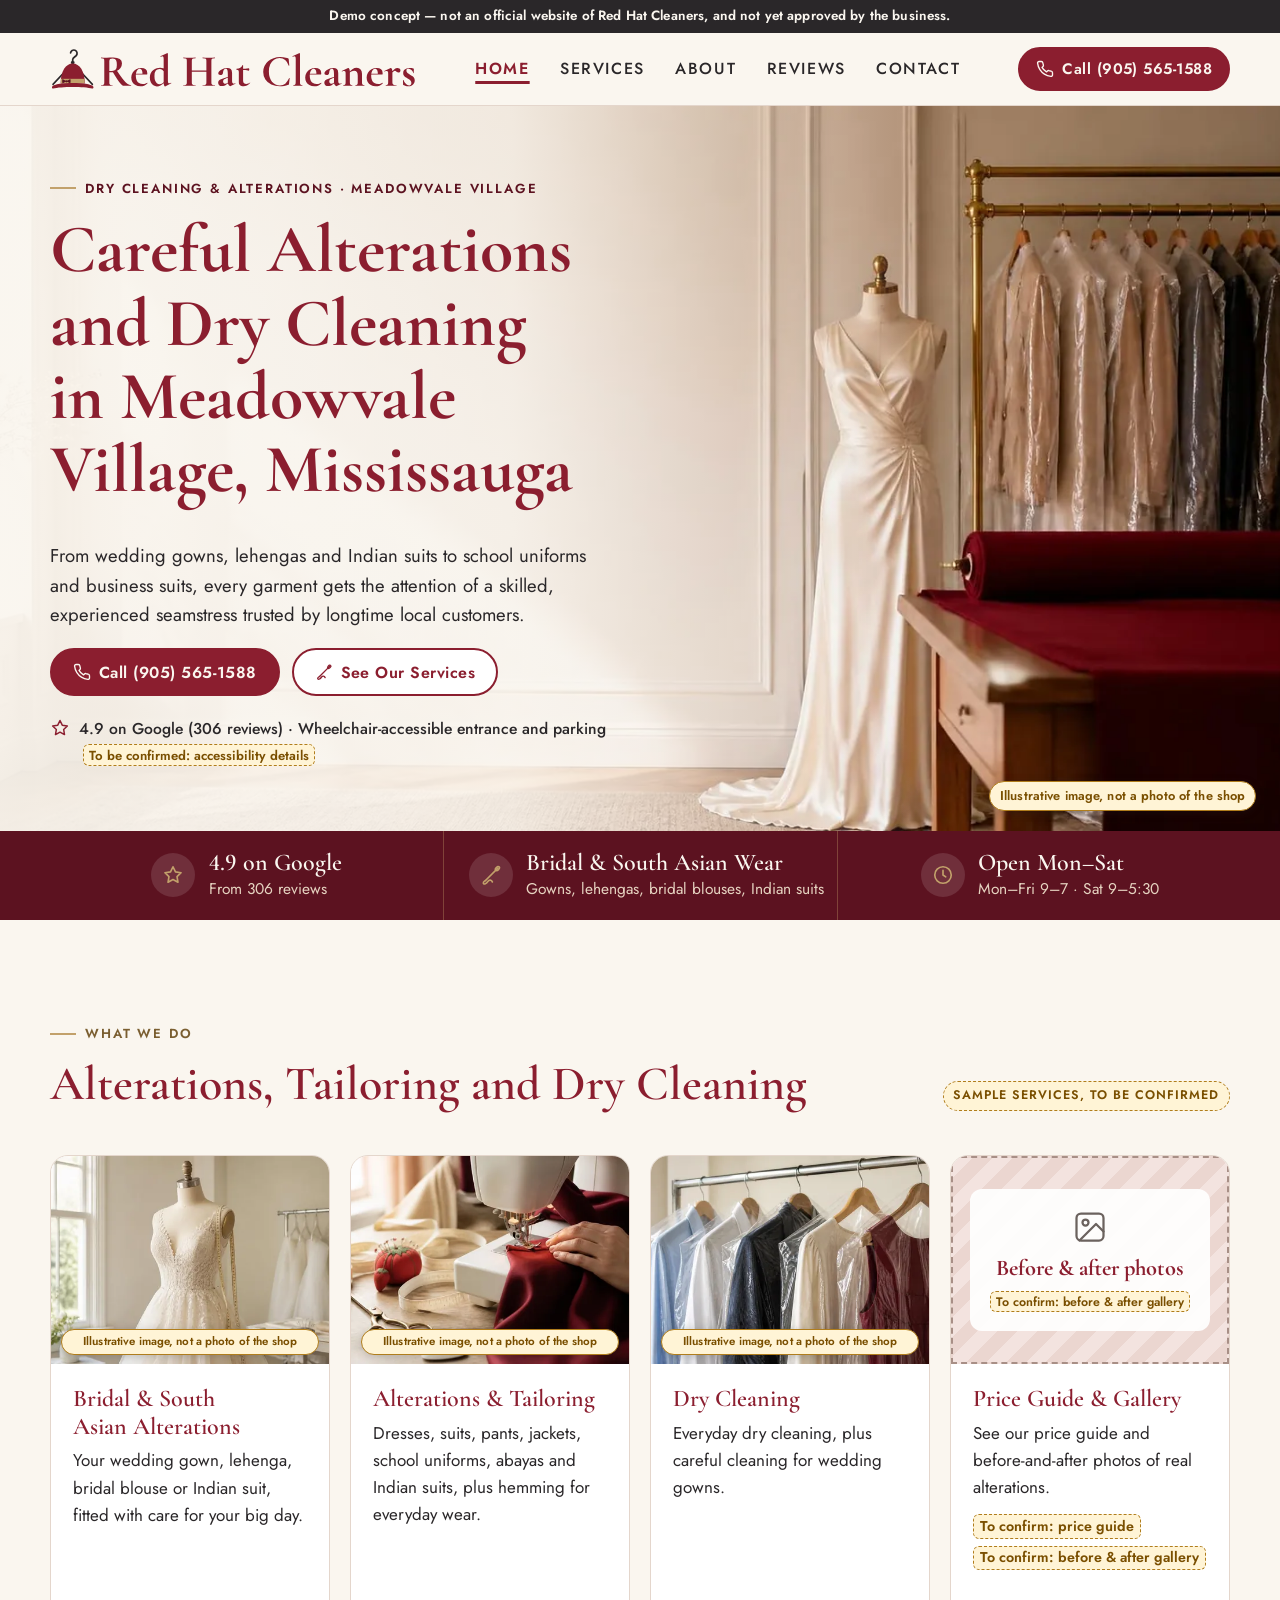
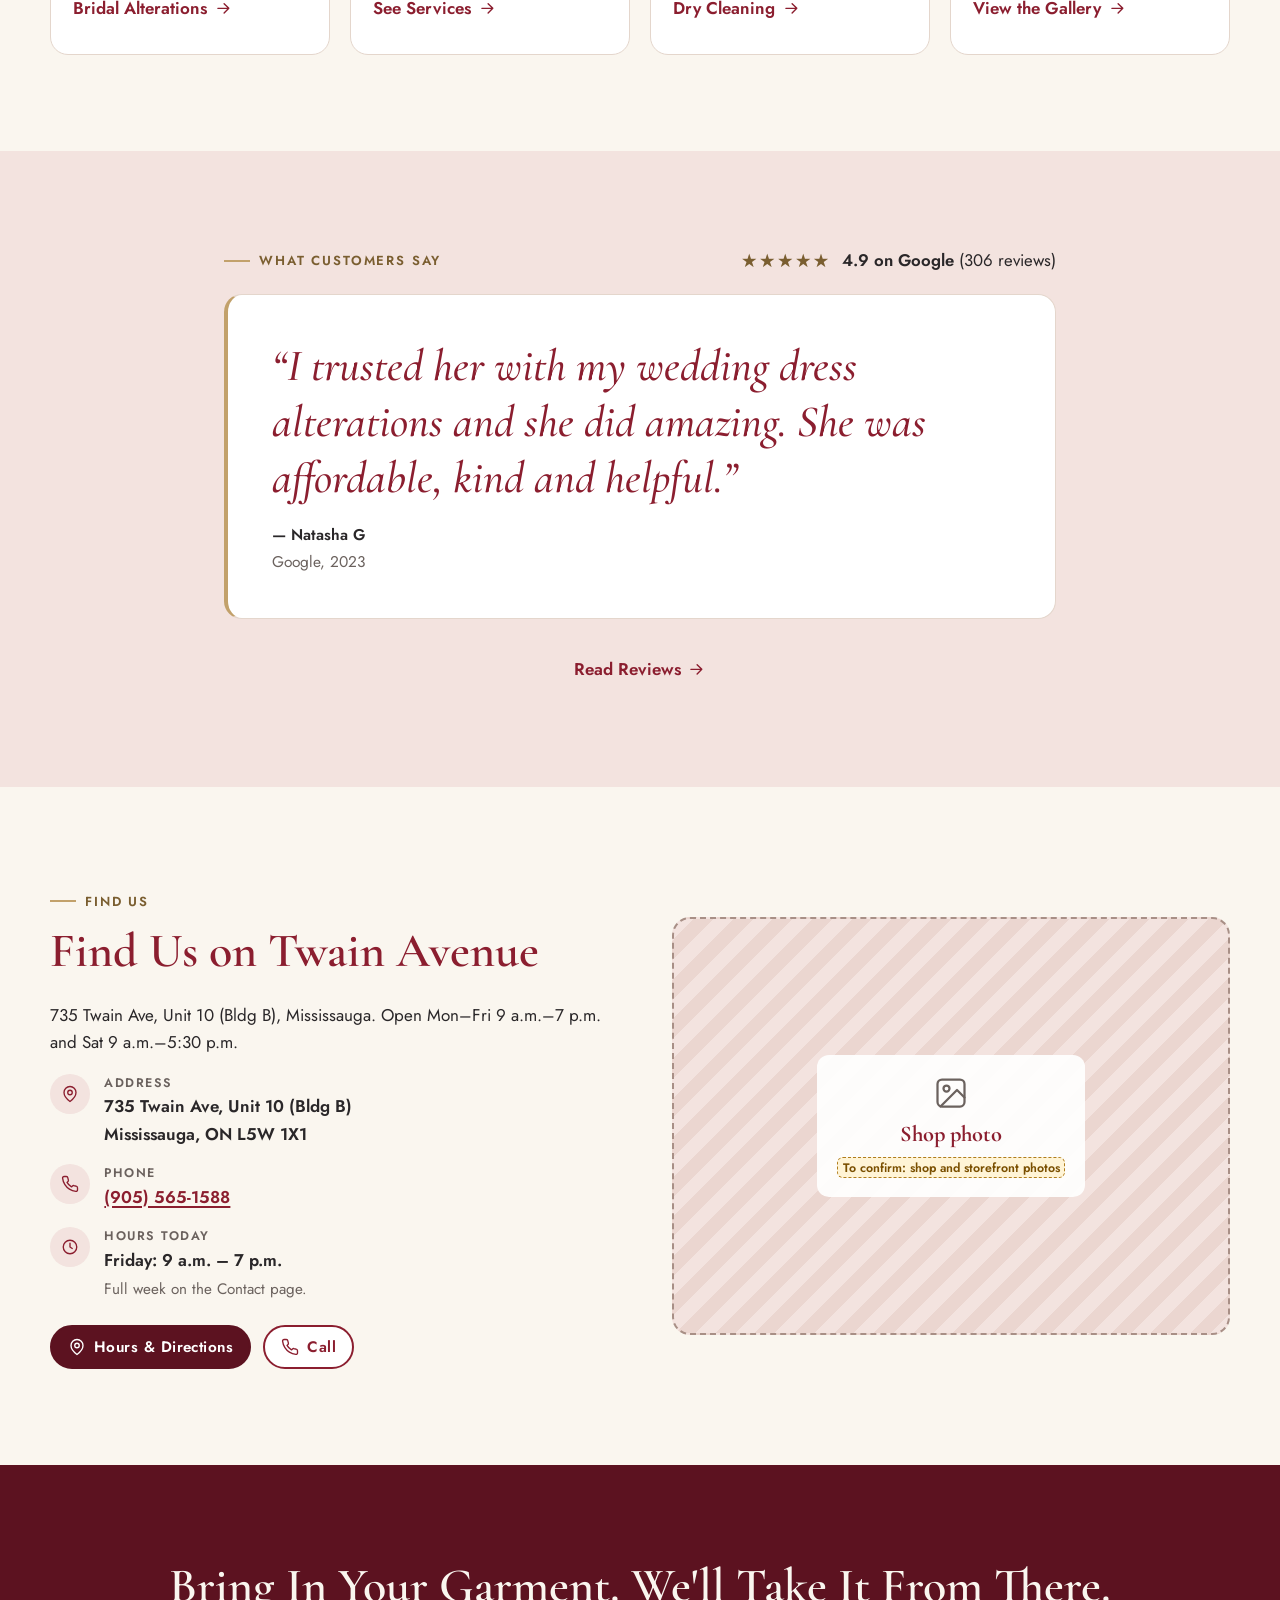
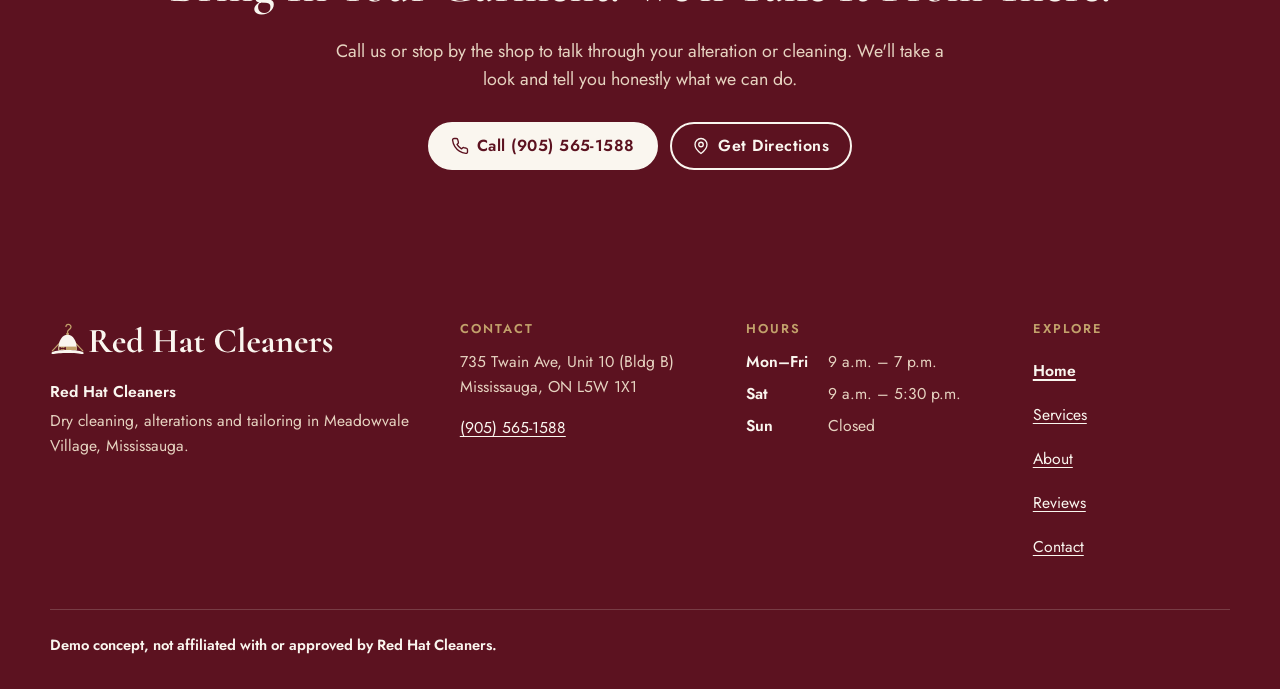
<file: index.html>
<!DOCTYPE html>
<html lang="en-CA">
<head>
  <meta charset="utf-8">
  <meta name="viewport" content="width=device-width, initial-scale=1, viewport-fit=cover">
  <title>Dry Cleaner &amp; Alterations | Meadowvale Village, Mississauga (demo concept)</title>
  <meta name="description" content="Demo concept website for Red Hat Cleaners, a dry cleaner and alterations shop in Mississauga — not the official site. Alterations, bridal wear and dry cleaning.">
  <meta property="og:type" content="website">
  <meta property="og:site_name" content="Red Hat Cleaners (demo concept)">
  <meta property="og:locale" content="en_CA">
  <meta property="og:title" content="Dry Cleaner &amp; Alterations | Meadowvale Village, Mississauga (demo concept)">
  <meta property="og:description" content="Demo concept website for Red Hat Cleaners, a dry cleaner and alterations shop in Mississauga — not the official site. Alterations, bridal wear and dry cleaning.">
  <meta property="og:url" content="https://mikelagumbay22.github.io/red-hat-cleaners-demo/">
  <meta property="og:image" content="https://mikelagumbay22.github.io/red-hat-cleaners-demo/img/og-image.jpg">
  <meta property="og:image:type" content="image/jpeg">
  <meta property="og:image:width" content="1200">
  <meta property="og:image:height" content="630">
  <meta property="og:image:alt" content="Demo concept, not the official site. Bright tailoring studio with an ivory silk gown on a dress form and a rack of garments in clear covers (illustrative image, not a photo of the shop)">
  <meta name="twitter:card" content="summary_large_image">
  <meta name="twitter:title" content="Dry Cleaner &amp; Alterations | Meadowvale Village, Mississauga (demo concept)">
  <meta name="twitter:description" content="Demo concept website for Red Hat Cleaners, a dry cleaner and alterations shop in Mississauga — not the official site. Alterations, bridal wear and dry cleaning.">
  <meta name="twitter:image" content="https://mikelagumbay22.github.io/red-hat-cleaners-demo/img/og-image.jpg">
  <meta name="twitter:image:alt" content="Demo concept, not the official site. Bright tailoring studio with an ivory silk gown on a dress form and a rack of garments in clear covers (illustrative image, not a photo of the shop)">
  <meta name="robots" content="noindex, nofollow">
  <meta name="theme-color" content="#8B1E2F">
  <link rel="preload" href="fonts/cormorantgaramond-700-latin.woff2" as="font" type="font/woff2" crossorigin>
  <link rel="preload" href="fonts/cormorantgaramond-600-latin.woff2" as="font" type="font/woff2" crossorigin>
  <link rel="preload" href="fonts/jost-400-latin.woff2" as="font" type="font/woff2" crossorigin>
  <link rel="preload" href="fonts/jost-500-latin.woff2" as="font" type="font/woff2" crossorigin>
  <link rel="preload" href="fonts/jost-600-latin.woff2" as="font" type="font/woff2" crossorigin>
  <link rel="stylesheet" href="css/site.css?v=ac2e7f88">
  <link rel="icon" href="img/favicon.ico" sizes="any">
  <link rel="icon" type="image/png" sizes="512x512" href="img/favicon-512.png">
  <link rel="apple-touch-icon" href="img/apple-touch-icon.png">
  <script type="application/ld+json">{"@context": "https://schema.org", "@type": "DryCleaningOrLaundry", "name": "Red Hat Cleaners", "telephone": "+1-905-565-1588", "address": {"@type": "PostalAddress", "streetAddress": "735 Twain Ave, Unit 10 (Bldg B)", "addressLocality": "Mississauga", "addressRegion": "ON", "postalCode": "L5W 1X1", "addressCountry": "CA"}, "areaServed": "Meadowvale Village, Mississauga, ON", "openingHoursSpecification": [{"@type": "OpeningHoursSpecification", "dayOfWeek": ["Monday", "Tuesday", "Wednesday", "Thursday", "Friday"], "opens": "09:00", "closes": "19:00"}, {"@type": "OpeningHoursSpecification", "dayOfWeek": ["Saturday"], "opens": "09:00", "closes": "17:30"}], "hasMap": "https://maps.google.com/?cid=2668159505058970707", "geo": {"@type": "GeoCoordinates", "latitude": 43.638258, "longitude": -79.728387}, "image": "https://mikelagumbay22.github.io/red-hat-cleaners-demo/img/logo.png"}</script>
</head>
<body class="page-home">
<aside class="demo-banner" aria-label="Demo notice">
  <p class="container">Demo concept — not an official website of Red Hat Cleaners, and not yet approved by the business.</p>
</aside>
<a class="skip-link" href="#main">Skip to content</a>
<header class="site-header">
  <div class="container header-inner">
    <a class="brand" href="index.html" aria-current="page">
      <img src="img/logo-compact.svg" alt="Red Hat Cleaners, home" width="977" height="117">
    </a>

    <nav class="site-nav desktop-nav" aria-label="Main">
      <ul>
        <li><a href="index.html" aria-current="page">Home</a></li>
        <li><a href="services.html">Services</a></li>
        <li><a href="about.html">About</a></li>
        <li><a href="reviews.html">Reviews</a></li>
        <li><a href="contact.html">Contact</a></li>
      </ul>
    </nav>

    <div class="header-actions">
      <a class="btn btn--primary btn--sm header-cta" href="tel:+19055651588" aria-label="Call (905) 565-1588"><svg viewBox="0 0 24 24" fill="none" stroke="currentColor" stroke-width="1.8" stroke-linecap="round" stroke-linejoin="round" aria-hidden="true" focusable="false"><path d="M22 16.9v3a2 2 0 0 1-2.2 2 19.8 19.8 0 0 1-8.6-3.1 19.5 19.5 0 0 1-6-6A19.8 19.8 0 0 1 2.1 4.2 2 2 0 0 1 4.1 2h3a2 2 0 0 1 2 1.7c.1 1 .4 1.9.7 2.8a2 2 0 0 1-.5 2.1L8 9.9a16 16 0 0 0 6 6l1.3-1.3a2 2 0 0 1 2.1-.4c.9.3 1.8.6 2.8.7a2 2 0 0 1 1.7 2z"/></svg><span class="header-cta__short">Call</span><span class="header-cta__long">Call (905) 565-1588</span></a>
      <button type="button" class="menu-toggle" id="menu-toggle" aria-controls="mobile-nav" aria-expanded="false" data-label-closed="Menu" data-label-open="Close">
        <span class="menu-toggle__icon" aria-hidden="true"><svg viewBox="0 0 24 24" fill="none" stroke="currentColor" stroke-width="1.8" stroke-linecap="round" stroke-linejoin="round" aria-hidden="true" focusable="false"><path d="M4 7h16M4 12h16M4 17h16"/></svg></span>
        <span class="menu-toggle__label">Menu</span>
      </button>
    </div>
  </div>

  <div class="mobile-nav" id="mobile-nav" hidden>
    <nav aria-label="Mobile">
      <ul>
        <li><a href="index.html" aria-current="page">Home</a></li>
        <li><a href="services.html">Services</a></li>
        <li><a href="about.html">About</a></li>
        <li><a href="reviews.html">Reviews</a></li>
        <li><a href="contact.html">Contact</a></li>
        <li><a class="mobile-nav__cta" href="tel:+19055651588"><svg viewBox="0 0 24 24" fill="none" stroke="currentColor" stroke-width="1.8" stroke-linecap="round" stroke-linejoin="round" aria-hidden="true" focusable="false"><path d="M22 16.9v3a2 2 0 0 1-2.2 2 19.8 19.8 0 0 1-8.6-3.1 19.5 19.5 0 0 1-6-6A19.8 19.8 0 0 1 2.1 4.2 2 2 0 0 1 4.1 2h3a2 2 0 0 1 2 1.7c.1 1 .4 1.9.7 2.8a2 2 0 0 1-.5 2.1L8 9.9a16 16 0 0 0 6 6l1.3-1.3a2 2 0 0 1 2.1-.4c.9.3 1.8.6 2.8.7a2 2 0 0 1 1.7 2z"/></svg>Call (905) 565-1588</a></li>
      </ul>
    </nav>
  </div>
</header>
<main id="main">

<section class="hero" aria-labelledby="hero-title">
  <div class="hero__media">
    <div class="media media--hero" style="--focus: 64% 50%; --focus-md: 72% 50%;"><span class="ph-badge image-badge">Illustrative image, not a photo of the shop</span>
  <img src="img/hero-800.webp" srcset="img/hero-480.webp 480w, img/hero-800.webp 800w, img/hero-1200.webp 1200w, img/hero-1600.webp 1600w" sizes="(min-width: 900px) 100vw, 92vw" width="1920" height="969" alt="Bright tailoring studio with an ivory silk gown on a dress form, a rack of garments in clear covers and a bolt of garnet fabric" fetchpriority="high" decoding="async">
</div>
  </div>
  <div class="container hero__inner">
    <div class="hero__copy">
      <p class="eyebrow">Dry cleaning &amp; alterations · Meadowvale Village</p>
      <h1 id="hero-title">Careful Alterations and Dry Cleaning in Meadowvale Village, Mississauga</h1>
      <p class="lead">From wedding gowns, lehengas and Indian suits to school uniforms and business suits, every garment gets the attention of a skilled, experienced seamstress trusted by longtime local customers.</p>
      <div class="btn-row">
        <a class="btn btn--primary" href="tel:+19055651588"><svg viewBox="0 0 24 24" fill="none" stroke="currentColor" stroke-width="1.8" stroke-linecap="round" stroke-linejoin="round" aria-hidden="true" focusable="false"><path d="M22 16.9v3a2 2 0 0 1-2.2 2 19.8 19.8 0 0 1-8.6-3.1 19.5 19.5 0 0 1-6-6A19.8 19.8 0 0 1 2.1 4.2 2 2 0 0 1 4.1 2h3a2 2 0 0 1 2 1.7c.1 1 .4 1.9.7 2.8a2 2 0 0 1-.5 2.1L8 9.9a16 16 0 0 0 6 6l1.3-1.3a2 2 0 0 1 2.1-.4c.9.3 1.8.6 2.8.7a2 2 0 0 1 1.7 2z"/></svg>Call (905) 565-1588</a>
        <a class="btn btn--ghost" href="services.html"><svg viewBox="0 0 24 24" fill="none" stroke="currentColor" stroke-width="1.8" stroke-linecap="round" stroke-linejoin="round" aria-hidden="true" focusable="false"><path d="M19.5 4.5 6 18"/><ellipse cx="19" cy="5" rx="1.6" ry="2.6" transform="rotate(45 19 5)"/><path d="M6 18c-2 1-3 2.5-2 3.5s3-.5 4.5-2.5c1.5-2 4-2 5 .5"/></svg>See Our Services</a>
      </div>
      <p class="trust-line"><svg viewBox="0 0 24 24" fill="none" stroke="currentColor" stroke-width="1.8" stroke-linecap="round" stroke-linejoin="round" aria-hidden="true" focusable="false"><path d="m12 3 2.7 5.6 6.1.9-4.4 4.3 1 6.1L12 17l-5.4 2.9 1-6.1-4.4-4.3 6.1-.9z"/></svg><span>4.9 on Google (306 reviews) · Wheelchair-accessible entrance and parking <mark class="ph-inline">To be confirmed: accessibility details</mark></span></p>
    </div>
  </div>
</section>

<section class="trust" aria-label="At a glance">
  <ul class="container">
    <li><span class="trust__icon"><svg viewBox="0 0 24 24" fill="none" stroke="currentColor" stroke-width="1.8" stroke-linecap="round" stroke-linejoin="round" aria-hidden="true" focusable="false"><path d="m12 3 2.7 5.6 6.1.9-4.4 4.3 1 6.1L12 17l-5.4 2.9 1-6.1-4.4-4.3 6.1-.9z"/></svg></span><span><strong>4.9 on Google</strong><span>From 306 reviews</span></span></li>
    <li><span class="trust__icon"><svg viewBox="0 0 24 24" fill="none" stroke="currentColor" stroke-width="1.8" stroke-linecap="round" stroke-linejoin="round" aria-hidden="true" focusable="false"><path d="M19.5 4.5 6 18"/><ellipse cx="19" cy="5" rx="1.6" ry="2.6" transform="rotate(45 19 5)"/><path d="M6 18c-2 1-3 2.5-2 3.5s3-.5 4.5-2.5c1.5-2 4-2 5 .5"/></svg></span><span><strong>Bridal &amp; South Asian Wear</strong><span>Gowns, lehengas, bridal blouses, Indian suits</span></span></li>
    <li><span class="trust__icon"><svg viewBox="0 0 24 24" fill="none" stroke="currentColor" stroke-width="1.8" stroke-linecap="round" stroke-linejoin="round" aria-hidden="true" focusable="false"><circle cx="12" cy="12" r="9"/><path d="M12 7v5l3 2"/></svg></span><span><strong>Open Mon–Sat</strong><span>Mon–Fri 9–7 · Sat 9–5:30</span></span></li>
  </ul>
</section>

<section class="section" aria-labelledby="teasers-title">
  <div class="container">
    <p class="eyebrow">What We Do</p>
    <div class="section-head section-head--row">
      <h2 id="teasers-title">Alterations, Tailoring and Dry Cleaning</h2>
      <span class="tag">Sample services, to be confirmed</span>
    </div>
    <ul class="card-grid card-grid--4">
      <li class="tile">
        <div class="media tile__media"><span class="ph-badge image-badge">Illustrative image, not a photo of the shop</span>
  <img src="img/service-bridal-gown-800.webp" srcset="img/service-bridal-gown-480.webp 480w, img/service-bridal-gown-800.webp 800w, img/service-bridal-gown-1200.webp 1200w, img/service-bridal-gown-1456.webp 1456w" sizes="(min-width: 900px) 280px, (min-width: 640px) 46vw, 92vw" width="1456" height="1088" alt="Ivory lace wedding gown on a dress form, pinned at the waist for alterations, with a tape measure over the shoulder" loading="lazy" decoding="async">
</div>
        <div class="tile__body">
          <h3>Bridal &amp; South Asian Alterations</h3>
          <p>Your wedding gown, lehenga, bridal blouse or Indian suit, fitted with care for your big day.</p>
          <a class="text-link" href="services.html#bridal">Bridal Alterations<svg viewBox="0 0 24 24" fill="none" stroke="currentColor" stroke-width="1.8" stroke-linecap="round" stroke-linejoin="round" aria-hidden="true" focusable="false"><path d="M5 12h14M13 6l6 6-6 6"/></svg></a>
        </div>
      </li>
      <li class="tile">
        <div class="media tile__media"><span class="ph-badge image-badge">Illustrative image, not a photo of the shop</span>
  <img src="img/service-tailoring-800.webp" srcset="img/service-tailoring-480.webp 480w, img/service-tailoring-800.webp 800w, img/service-tailoring-1200.webp 1200w, img/service-tailoring-1456.webp 1456w" sizes="(min-width: 900px) 280px, (min-width: 640px) 46vw, 92vw" width="1456" height="1088" alt="Hand guiding garnet fabric through a sewing machine beside a pincushion, tape measure and brass scissors" loading="lazy" decoding="async">
</div>
        <div class="tile__body">
          <h3>Alterations &amp; Tailoring</h3>
          <p>Dresses, suits, pants, jackets, school uniforms, abayas and Indian suits, plus hemming for everyday wear.</p>
          <a class="text-link" href="services.html">See Services<span class="visually-hidden"> for alterations and tailoring</span><svg viewBox="0 0 24 24" fill="none" stroke="currentColor" stroke-width="1.8" stroke-linecap="round" stroke-linejoin="round" aria-hidden="true" focusable="false"><path d="M5 12h14M13 6l6 6-6 6"/></svg></a>
        </div>
      </li>
      <li class="tile">
        <div class="media tile__media"><span class="ph-badge image-badge">Illustrative image, not a photo of the shop</span>
  <img src="img/service-dry-cleaning-800.webp" srcset="img/service-dry-cleaning-480.webp 480w, img/service-dry-cleaning-800.webp 800w, img/service-dry-cleaning-1200.webp 1200w, img/service-dry-cleaning-1456.webp 1456w" sizes="(min-width: 900px) 280px, (min-width: 640px) 46vw, 92vw" width="1456" height="1088" alt="Freshly cleaned shirts, a jacket and a garnet dress hanging in clear garment bags on wooden hangers" loading="lazy" decoding="async">
</div>
        <div class="tile__body">
          <h3>Dry Cleaning</h3>
          <p>Everyday dry cleaning, plus careful cleaning for wedding gowns.</p>
          <a class="text-link" href="services.html#dry-cleaning">Dry Cleaning<span class="visually-hidden"> services</span><svg viewBox="0 0 24 24" fill="none" stroke="currentColor" stroke-width="1.8" stroke-linecap="round" stroke-linejoin="round" aria-hidden="true" focusable="false"><path d="M5 12h14M13 6l6 6-6 6"/></svg></a>
        </div>
      </li>
      <li class="tile">
        <div class="media tile__media media--placeholder">
  <div class="ph-label" role="img" aria-label="Placeholder: Before &amp; after photos"><svg viewBox="0 0 24 24" fill="none" stroke="currentColor" stroke-width="1.5" stroke-linecap="round" stroke-linejoin="round" aria-hidden="true" focusable="false"><rect x="3" y="3" width="18" height="18" rx="3"/><circle cx="9" cy="9" r="2"/><path d="m21 15-5-5L5 21"/></svg><strong>Before &amp; after photos</strong><span><mark class="ph-inline">To confirm: before &amp; after gallery</mark></span></div>
</div>
        <div class="tile__body">
          <h3>Price Guide &amp; Gallery</h3>
          <p>See our price guide and before-and-after photos of real alterations.</p><p class="tile__notes"><mark class="ph-inline">To confirm: price guide</mark><mark class="ph-inline">To confirm: before &amp; after gallery</mark></p>
          <a class="text-link" href="services.html#gallery">View the Gallery<svg viewBox="0 0 24 24" fill="none" stroke="currentColor" stroke-width="1.8" stroke-linecap="round" stroke-linejoin="round" aria-hidden="true" focusable="false"><path d="M5 12h14M13 6l6 6-6 6"/></svg></a>
        </div>
      </li>
    </ul>
  </div>
</section>
<section class="section section--alt" aria-labelledby="home-quote-title">
  <div class="container home-quote">
    <div class="home-quote__head">
      <p class="eyebrow" id="home-quote-title">What Customers Say</p>
      <p class="rating-line"><span class="stars" role="img" aria-label="4.9 out of 5 stars" style="--fill: 98.0%"><span class="stars__base" aria-hidden="true">★★★★★</span><span class="stars__fill" aria-hidden="true">★★★★★</span></span><span><strong>4.9 on Google</strong> (306 reviews)</span></p>
    </div>
    <figure class="quote quote--featured">
  <blockquote><p>“I trusted her with my wedding dress alterations and she did amazing. She was affordable, kind and helpful.”</p></blockquote>
  <figcaption><span class="quote__name">Natasha G</span><span class="quote__src">Google, 2023</span></figcaption>
</figure>
    <p class="center-link"><a class="text-link" href="reviews.html">Read Reviews<svg viewBox="0 0 24 24" fill="none" stroke="currentColor" stroke-width="1.8" stroke-linecap="round" stroke-linejoin="round" aria-hidden="true" focusable="false"><path d="M5 12h14M13 6l6 6-6 6"/></svg></a></p>
  </div>
</section>

<section class="section" aria-labelledby="home-visit-title">
  <div class="container visit-split">
    <div class="visit-slim">
      <p class="eyebrow">Find Us</p>
      <h2 id="home-visit-title">Find Us on Twain Avenue</h2>
      <p>735 Twain Ave, Unit 10 (Bldg B), Mississauga. Open Mon–Fri 9 a.m.–7 p.m. and Sat 9 a.m.–5:30 p.m.</p>
      <ul class="contact-list">
        <li><span class="ico"><svg viewBox="0 0 24 24" fill="none" stroke="currentColor" stroke-width="1.8" stroke-linecap="round" stroke-linejoin="round" aria-hidden="true" focusable="false"><path d="M20 10c0 6-8 12-8 12S4 16 4 10a8 8 0 0 1 16 0z"/><circle cx="12" cy="10" r="3"/></svg></span><div><span class="label">Address</span>
          <span class="value">735 Twain Ave, Unit 10 (Bldg B)<br>Mississauga, ON L5W 1X1</span></div></li>
        <li><span class="ico"><svg viewBox="0 0 24 24" fill="none" stroke="currentColor" stroke-width="1.8" stroke-linecap="round" stroke-linejoin="round" aria-hidden="true" focusable="false"><path d="M22 16.9v3a2 2 0 0 1-2.2 2 19.8 19.8 0 0 1-8.6-3.1 19.5 19.5 0 0 1-6-6A19.8 19.8 0 0 1 2.1 4.2 2 2 0 0 1 4.1 2h3a2 2 0 0 1 2 1.7c.1 1 .4 1.9.7 2.8a2 2 0 0 1-.5 2.1L8 9.9a16 16 0 0 0 6 6l1.3-1.3a2 2 0 0 1 2.1-.4c.9.3 1.8.6 2.8.7a2 2 0 0 1 1.7 2z"/></svg></span><div><span class="label">Phone</span><a href="tel:+19055651588">(905) 565-1588</a></div></li>
        <li><span class="ico"><svg viewBox="0 0 24 24" fill="none" stroke="currentColor" stroke-width="1.8" stroke-linecap="round" stroke-linejoin="round" aria-hidden="true" focusable="false"><circle cx="12" cy="12" r="9"/><path d="M12 7v5l3 2"/></svg></span><div><span class="label">Hours today</span>
          <span class="value" id="hours-today" data-hours='[{"day": "Monday", "display": "9 a.m. – 7 p.m.", "closed": false}, {"day": "Tuesday", "display": "9 a.m. – 7 p.m.", "closed": false}, {"day": "Wednesday", "display": "9 a.m. – 7 p.m.", "closed": false}, {"day": "Thursday", "display": "9 a.m. – 7 p.m.", "closed": false}, {"day": "Friday", "display": "9 a.m. – 7 p.m.", "closed": false}, {"day": "Saturday", "display": "9 a.m. – 5:30 p.m.", "closed": false}, {"day": "Sunday", "display": "Closed", "closed": true}]' data-note="Full week on the Contact page.">Monday to Friday 9 a.m. to 7 p.m. Saturday 9 a.m. to 5:30 p.m. Closed Sunday.</span>
          <span class="sub" id="hours-today-note">Full week on the Contact page.</span>
        </div></li>
      </ul>
      <div class="btn-row">
        <a class="btn btn--dark btn--sm" href="contact.html"><svg viewBox="0 0 24 24" fill="none" stroke="currentColor" stroke-width="1.8" stroke-linecap="round" stroke-linejoin="round" aria-hidden="true" focusable="false"><path d="M20 10c0 6-8 12-8 12S4 16 4 10a8 8 0 0 1 16 0z"/><circle cx="12" cy="10" r="3"/></svg>Hours &amp; Directions</a>
        <a class="btn btn--ghost btn--sm" href="tel:+19055651588" aria-label="Call (905) 565-1588"><svg viewBox="0 0 24 24" fill="none" stroke="currentColor" stroke-width="1.8" stroke-linecap="round" stroke-linejoin="round" aria-hidden="true" focusable="false"><path d="M22 16.9v3a2 2 0 0 1-2.2 2 19.8 19.8 0 0 1-8.6-3.1 19.5 19.5 0 0 1-6-6A19.8 19.8 0 0 1 2.1 4.2 2 2 0 0 1 4.1 2h3a2 2 0 0 1 2 1.7c.1 1 .4 1.9.7 2.8a2 2 0 0 1-.5 2.1L8 9.9a16 16 0 0 0 6 6l1.3-1.3a2 2 0 0 1 2.1-.4c.9.3 1.8.6 2.8.7a2 2 0 0 1 1.7 2z"/></svg>Call</a>
      </div>
    </div>
    <div class="visit-photo"><div class="media  media--placeholder">
  <div class="ph-label" role="img" aria-label="Placeholder: Shop photo"><svg viewBox="0 0 24 24" fill="none" stroke="currentColor" stroke-width="1.5" stroke-linecap="round" stroke-linejoin="round" aria-hidden="true" focusable="false"><rect x="3" y="3" width="18" height="18" rx="3"/><circle cx="9" cy="9" r="2"/><path d="m21 15-5-5L5 21"/></svg><strong>Shop photo</strong><span><mark class="ph-inline">To confirm: shop and storefront photos</mark></span></div>
</div></div>
  </div>
</section>

<section class="section cta-band" aria-labelledby="home-cta-title">
  <div class="container">
    <h2 id="home-cta-title">Bring In Your Garment. We&#39;ll Take It From There.</h2>
    <p>Call us or stop by the shop to talk through your alteration or cleaning. We&#39;ll take a look and tell you honestly what we can do.</p>
    <div class="btn-row">
      <a class="btn btn--primary" href="tel:+19055651588"><svg viewBox="0 0 24 24" fill="none" stroke="currentColor" stroke-width="1.8" stroke-linecap="round" stroke-linejoin="round" aria-hidden="true" focusable="false"><path d="M22 16.9v3a2 2 0 0 1-2.2 2 19.8 19.8 0 0 1-8.6-3.1 19.5 19.5 0 0 1-6-6A19.8 19.8 0 0 1 2.1 4.2 2 2 0 0 1 4.1 2h3a2 2 0 0 1 2 1.7c.1 1 .4 1.9.7 2.8a2 2 0 0 1-.5 2.1L8 9.9a16 16 0 0 0 6 6l1.3-1.3a2 2 0 0 1 2.1-.4c.9.3 1.8.6 2.8.7a2 2 0 0 1 1.7 2z"/></svg>Call (905) 565-1588</a>
      <a class="btn btn--outline-light" href="contact.html"><svg viewBox="0 0 24 24" fill="none" stroke="currentColor" stroke-width="1.8" stroke-linecap="round" stroke-linejoin="round" aria-hidden="true" focusable="false"><path d="M20 10c0 6-8 12-8 12S4 16 4 10a8 8 0 0 1 16 0z"/><circle cx="12" cy="10" r="3"/></svg>Get Directions</a>
    </div>
  </div>
</section>

</main>
<footer class="site-footer">
  <div class="container">
    <div class="footer-grid">
      <div class="footer-brand">
        <a class="brand" href="index.html"><img src="img/logo-compact-reversed.svg" alt="Red Hat Cleaners, home" width="977" height="117" loading="eager" decoding="async">
        </a>
        <p class="footer-name">Red Hat Cleaners</p>
        <p>Dry cleaning, alterations and tailoring in Meadowvale Village, Mississauga.</p>
      </div>
      <div>
        <h2>Contact</h2>
        <ul>
          <li>735 Twain Ave, Unit 10 (Bldg B)<br>Mississauga, ON L5W 1X1</li>
          <li><a href="tel:+19055651588">(905) 565-1588</a></li>
        </ul>
      </div>
      <div>
        <h2>Hours</h2>
        <ul>
          <li><span class="footer-day">Mon–Fri</span> 9 a.m. – 7 p.m.</li>
          <li><span class="footer-day">Sat</span> 9 a.m. – 5:30 p.m.</li>
          <li><span class="footer-day">Sun</span> Closed</li>
        </ul>
      </div>
      <div>
        <h2>Explore</h2>
        <ul class="footer-nav">
          <li><a href="index.html" aria-current="page">Home</a></li>
          <li><a href="services.html">Services</a></li>
          <li><a href="about.html">About</a></li>
          <li><a href="reviews.html">Reviews</a></li>
          <li><a href="contact.html">Contact</a></li>
        </ul>
      </div>
    </div>
    <div class="footer-bottom">
      <p class="footer-legal">Demo concept, not affiliated with or approved by Red Hat Cleaners.</p>
    </div>
  </div>
</footer>

<nav class="mobile-callbar" aria-label="Quick actions">
  <a class="btn btn--primary" href="tel:+19055651588" aria-label="Call (905) 565-1588"><svg viewBox="0 0 24 24" fill="none" stroke="currentColor" stroke-width="1.8" stroke-linecap="round" stroke-linejoin="round" aria-hidden="true" focusable="false"><path d="M22 16.9v3a2 2 0 0 1-2.2 2 19.8 19.8 0 0 1-8.6-3.1 19.5 19.5 0 0 1-6-6A19.8 19.8 0 0 1 2.1 4.2 2 2 0 0 1 4.1 2h3a2 2 0 0 1 2 1.7c.1 1 .4 1.9.7 2.8a2 2 0 0 1-.5 2.1L8 9.9a16 16 0 0 0 6 6l1.3-1.3a2 2 0 0 1 2.1-.4c.9.3 1.8.6 2.8.7a2 2 0 0 1 1.7 2z"/></svg>Call</a>
  <a class="btn btn--ghost" href="https://www.google.com/maps/dir/?api=1&amp;destination=Red%20Hat%20Cleaners%2C%20735%20Twain%20Ave%2C%20Unit%2010%2C%20Mississauga%2C%20ON%20L5W%201X1&amp;destination_place_id=ChIJW2HWTPc_K4gRUzwf7-40ByU" target="_blank" rel="noopener"><svg viewBox="0 0 24 24" fill="none" stroke="currentColor" stroke-width="1.8" stroke-linecap="round" stroke-linejoin="round" aria-hidden="true" focusable="false"><path d="M20 10c0 6-8 12-8 12S4 16 4 10a8 8 0 0 1 16 0z"/><circle cx="12" cy="10" r="3"/></svg>Directions<span class="visually-hidden"> (opens Google Maps in a new tab)</span></a>
  <a class="btn btn--ghost" href="services.html"><svg viewBox="0 0 24 24" fill="none" stroke="currentColor" stroke-width="1.8" stroke-linecap="round" stroke-linejoin="round" aria-hidden="true" focusable="false"><path d="M19.5 4.5 6 18"/><ellipse cx="19" cy="5" rx="1.6" ry="2.6" transform="rotate(45 19 5)"/><path d="M6 18c-2 1-3 2.5-2 3.5s3-.5 4.5-2.5c1.5-2 4-2 5 .5"/></svg>Services</a>
</nav>
<script src="js/site.js?v=ac2e7f88" defer></script>
</body>
</html>
</file>
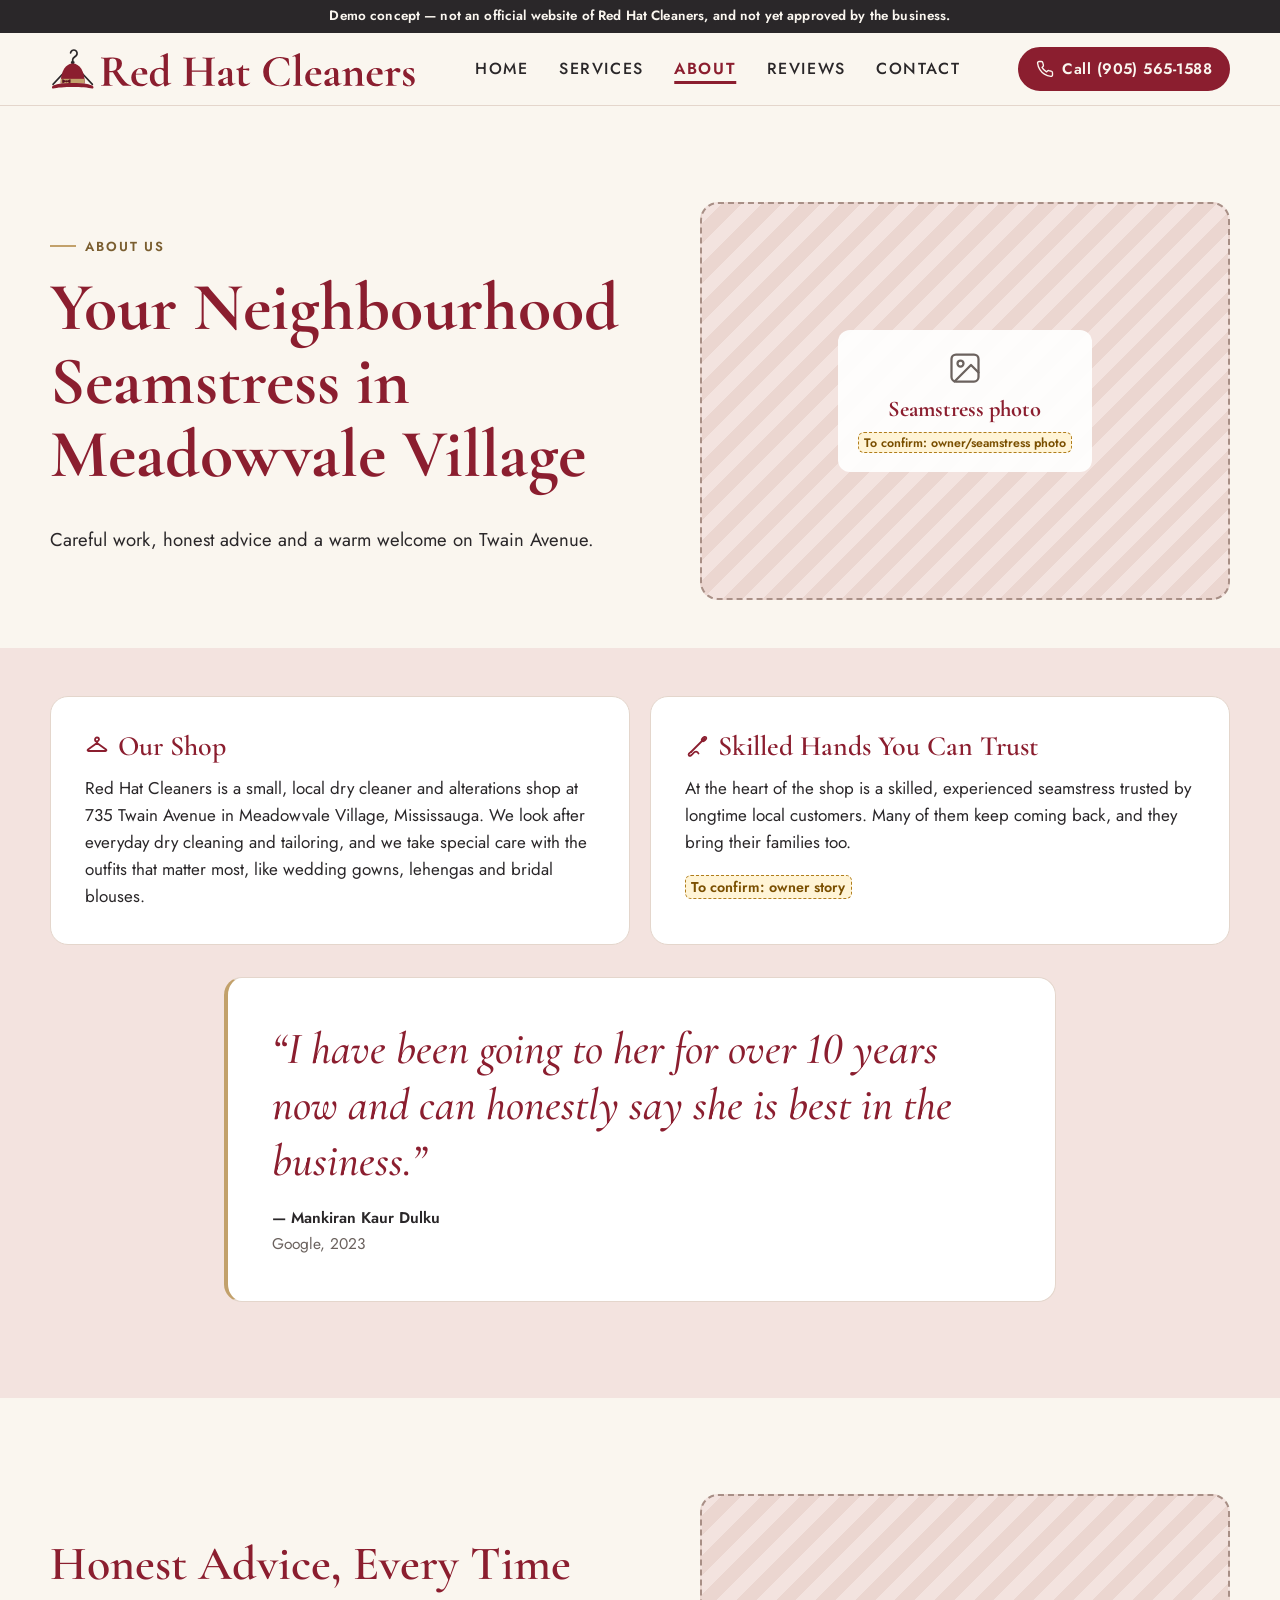
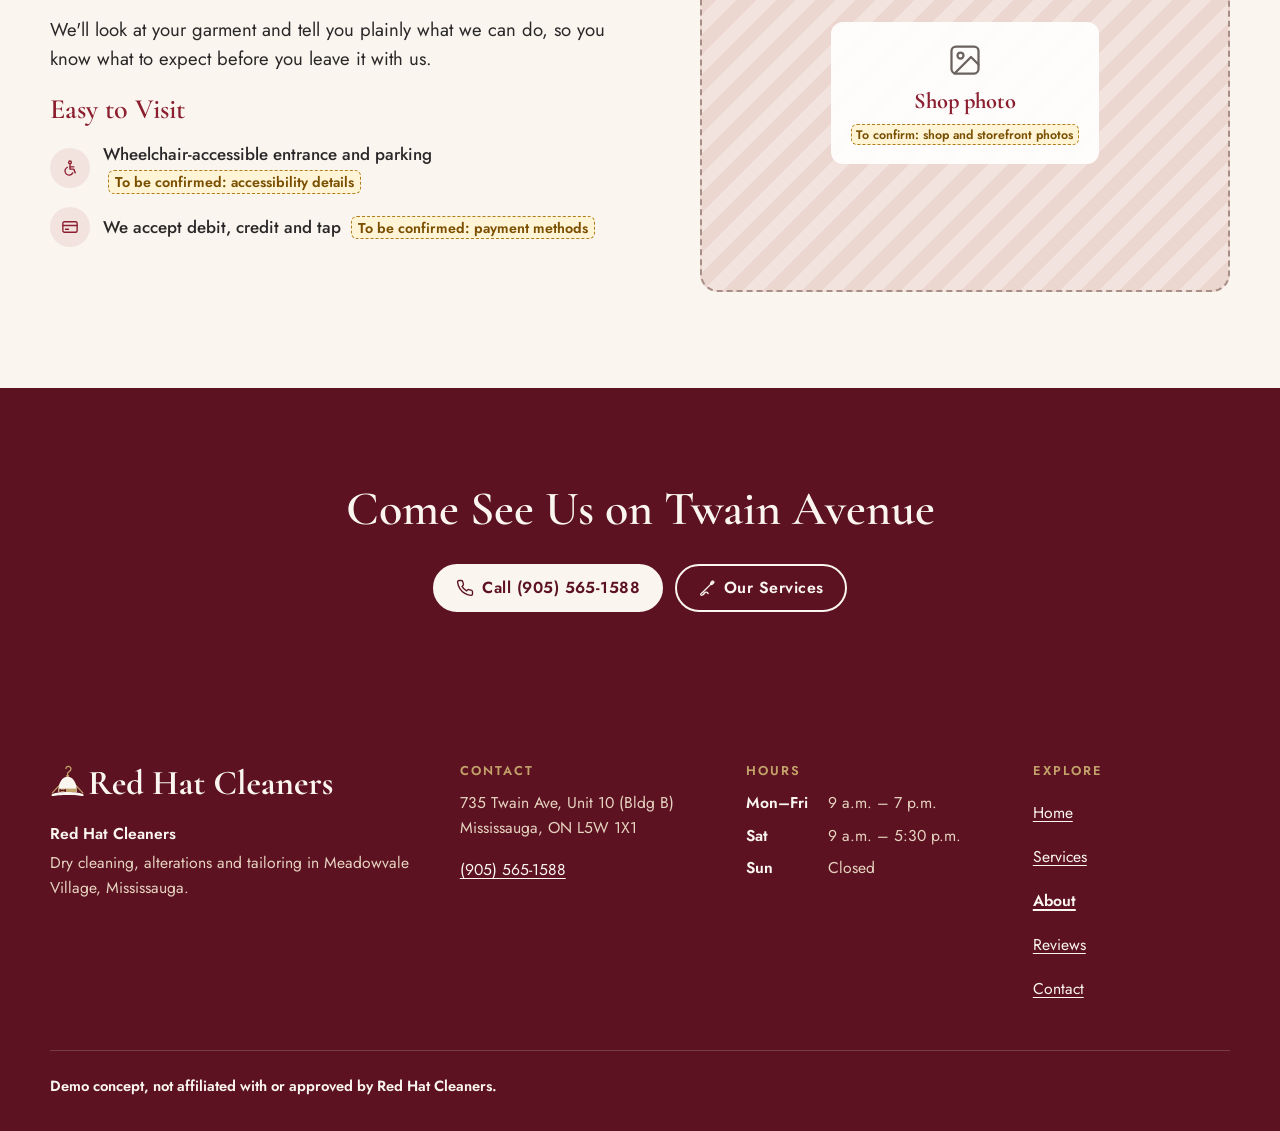
<file: about.html>
<!DOCTYPE html>
<html lang="en-CA">
<head>
  <meta charset="utf-8">
  <meta name="viewport" content="width=device-width, initial-scale=1, viewport-fit=cover">
  <title>About Red Hat Cleaners | Meadowvale Village Seamstress (demo concept)</title>
  <meta name="description" content="Demo concept website for Red Hat Cleaners, a dry cleaner and alterations shop in Mississauga — not the official site. About the shop on Twain Avenue.">
  <meta property="og:type" content="website">
  <meta property="og:site_name" content="Red Hat Cleaners (demo concept)">
  <meta property="og:locale" content="en_CA">
  <meta property="og:title" content="About Red Hat Cleaners | Meadowvale Village Seamstress (demo concept)">
  <meta property="og:description" content="Demo concept website for Red Hat Cleaners, a dry cleaner and alterations shop in Mississauga — not the official site. About the shop on Twain Avenue.">
  <meta property="og:url" content="https://mikelagumbay22.github.io/red-hat-cleaners-demo/about.html">
  <meta property="og:image" content="https://mikelagumbay22.github.io/red-hat-cleaners-demo/img/og-image.jpg">
  <meta property="og:image:type" content="image/jpeg">
  <meta property="og:image:width" content="1200">
  <meta property="og:image:height" content="630">
  <meta property="og:image:alt" content="Demo concept, not the official site. Bright tailoring studio with an ivory silk gown on a dress form and a rack of garments in clear covers (illustrative image, not a photo of the shop)">
  <meta name="twitter:card" content="summary_large_image">
  <meta name="twitter:title" content="About Red Hat Cleaners | Meadowvale Village Seamstress (demo concept)">
  <meta name="twitter:description" content="Demo concept website for Red Hat Cleaners, a dry cleaner and alterations shop in Mississauga — not the official site. About the shop on Twain Avenue.">
  <meta name="twitter:image" content="https://mikelagumbay22.github.io/red-hat-cleaners-demo/img/og-image.jpg">
  <meta name="twitter:image:alt" content="Demo concept, not the official site. Bright tailoring studio with an ivory silk gown on a dress form and a rack of garments in clear covers (illustrative image, not a photo of the shop)">
  <meta name="robots" content="noindex, nofollow">
  <meta name="theme-color" content="#8B1E2F">
  <link rel="preload" href="fonts/cormorantgaramond-700-latin.woff2" as="font" type="font/woff2" crossorigin>
  <link rel="preload" href="fonts/cormorantgaramond-600-latin.woff2" as="font" type="font/woff2" crossorigin>
  <link rel="preload" href="fonts/jost-400-latin.woff2" as="font" type="font/woff2" crossorigin>
  <link rel="preload" href="fonts/jost-500-latin.woff2" as="font" type="font/woff2" crossorigin>
  <link rel="preload" href="fonts/jost-600-latin.woff2" as="font" type="font/woff2" crossorigin>
  <link rel="stylesheet" href="css/site.css?v=ac2e7f88">
  <link rel="icon" href="img/favicon.ico" sizes="any">
  <link rel="icon" type="image/png" sizes="512x512" href="img/favicon-512.png">
  <link rel="apple-touch-icon" href="img/apple-touch-icon.png">
</head>
<body class="page-about">
<aside class="demo-banner" aria-label="Demo notice">
  <p class="container">Demo concept — not an official website of Red Hat Cleaners, and not yet approved by the business.</p>
</aside>
<a class="skip-link" href="#main">Skip to content</a>
<header class="site-header">
  <div class="container header-inner">
    <a class="brand" href="index.html">
      <img src="img/logo-compact.svg" alt="Red Hat Cleaners, home" width="977" height="117">
    </a>

    <nav class="site-nav desktop-nav" aria-label="Main">
      <ul>
        <li><a href="index.html">Home</a></li>
        <li><a href="services.html">Services</a></li>
        <li><a href="about.html" aria-current="page">About</a></li>
        <li><a href="reviews.html">Reviews</a></li>
        <li><a href="contact.html">Contact</a></li>
      </ul>
    </nav>

    <div class="header-actions">
      <a class="btn btn--primary btn--sm header-cta" href="tel:+19055651588" aria-label="Call (905) 565-1588"><svg viewBox="0 0 24 24" fill="none" stroke="currentColor" stroke-width="1.8" stroke-linecap="round" stroke-linejoin="round" aria-hidden="true" focusable="false"><path d="M22 16.9v3a2 2 0 0 1-2.2 2 19.8 19.8 0 0 1-8.6-3.1 19.5 19.5 0 0 1-6-6A19.8 19.8 0 0 1 2.1 4.2 2 2 0 0 1 4.1 2h3a2 2 0 0 1 2 1.7c.1 1 .4 1.9.7 2.8a2 2 0 0 1-.5 2.1L8 9.9a16 16 0 0 0 6 6l1.3-1.3a2 2 0 0 1 2.1-.4c.9.3 1.8.6 2.8.7a2 2 0 0 1 1.7 2z"/></svg><span class="header-cta__short">Call</span><span class="header-cta__long">Call (905) 565-1588</span></a>
      <button type="button" class="menu-toggle" id="menu-toggle" aria-controls="mobile-nav" aria-expanded="false" data-label-closed="Menu" data-label-open="Close">
        <span class="menu-toggle__icon" aria-hidden="true"><svg viewBox="0 0 24 24" fill="none" stroke="currentColor" stroke-width="1.8" stroke-linecap="round" stroke-linejoin="round" aria-hidden="true" focusable="false"><path d="M4 7h16M4 12h16M4 17h16"/></svg></span>
        <span class="menu-toggle__label">Menu</span>
      </button>
    </div>
  </div>

  <div class="mobile-nav" id="mobile-nav" hidden>
    <nav aria-label="Mobile">
      <ul>
        <li><a href="index.html">Home</a></li>
        <li><a href="services.html">Services</a></li>
        <li><a href="about.html" aria-current="page">About</a></li>
        <li><a href="reviews.html">Reviews</a></li>
        <li><a href="contact.html">Contact</a></li>
        <li><a class="mobile-nav__cta" href="tel:+19055651588"><svg viewBox="0 0 24 24" fill="none" stroke="currentColor" stroke-width="1.8" stroke-linecap="round" stroke-linejoin="round" aria-hidden="true" focusable="false"><path d="M22 16.9v3a2 2 0 0 1-2.2 2 19.8 19.8 0 0 1-8.6-3.1 19.5 19.5 0 0 1-6-6A19.8 19.8 0 0 1 2.1 4.2 2 2 0 0 1 4.1 2h3a2 2 0 0 1 2 1.7c.1 1 .4 1.9.7 2.8a2 2 0 0 1-.5 2.1L8 9.9a16 16 0 0 0 6 6l1.3-1.3a2 2 0 0 1 2.1-.4c.9.3 1.8.6 2.8.7a2 2 0 0 1 1.7 2z"/></svg>Call (905) 565-1588</a></li>
      </ul>
    </nav>
  </div>
</header>
<main id="main">

<section class="page-hero section" aria-labelledby="about-title">
  <div class="container about-grid">
    <div>
      <p class="eyebrow">About Us</p>
      <h1 id="about-title">Your Neighbourhood Seamstress in Meadowvale Village</h1>
      <p class="lead">Careful work, honest advice and a warm welcome on Twain Avenue.</p>
    </div>
    <div class="about-media">
      <div class="media  media--placeholder">
  <div class="ph-label" role="img" aria-label="Placeholder: Seamstress photo"><svg viewBox="0 0 24 24" fill="none" stroke="currentColor" stroke-width="1.5" stroke-linecap="round" stroke-linejoin="round" aria-hidden="true" focusable="false"><rect x="3" y="3" width="18" height="18" rx="3"/><circle cx="9" cy="9" r="2"/><path d="m21 15-5-5L5 21"/></svg><strong>Seamstress photo</strong><span><mark class="ph-inline">To confirm: owner/seamstress photo</mark></span></div>
</div>
    </div>
  </div>
</section>

<section class="section section--alt section--tight" aria-label="Our shop and our seamstress">
  <div class="container about-cards">
    <div class="card">
      <h2 class="h3"><svg viewBox="0 0 24 24" fill="none" stroke="currentColor" stroke-width="1.8" stroke-linecap="round" stroke-linejoin="round" aria-hidden="true" focusable="false"><path d="M12 7.5a2 2 0 1 1 2-2c0 1-1 1.5-2 2.2v1.3"/><path d="M12 9 3 15.5c-.8.6-.4 1.5.5 1.5h17c.9 0 1.3-.9.5-1.5z"/></svg>Our Shop</h2><p>Red Hat Cleaners is a small, local dry cleaner and alterations shop at 735 Twain Avenue in Meadowvale Village, Mississauga. We look after everyday dry cleaning and tailoring, and we take special care with the outfits that matter most, like wedding gowns, lehengas and bridal blouses.</p>
    </div>
    <div class="card">
      <h2 class="h3"><svg viewBox="0 0 24 24" fill="none" stroke="currentColor" stroke-width="1.8" stroke-linecap="round" stroke-linejoin="round" aria-hidden="true" focusable="false"><path d="M19.5 4.5 6 18"/><ellipse cx="19" cy="5" rx="1.6" ry="2.6" transform="rotate(45 19 5)"/><path d="M6 18c-2 1-3 2.5-2 3.5s3-.5 4.5-2.5c1.5-2 4-2 5 .5"/></svg>Skilled Hands You Can Trust</h2><p>At the heart of the shop is a skilled, experienced seamstress trusted by longtime local customers. Many of them keep coming back, and they bring their families too.</p><p><mark class="ph-inline">To confirm: owner story</mark></p>
    </div>
  </div>
  <div class="container home-quote about-quote-wrap">
    <figure class="quote quote--featured about-quote">
  <blockquote><p>“I have been going to her for over 10 years now and can honestly say she is best in the business.”</p></blockquote>
  <figcaption><span class="quote__name">Mankiran Kaur Dulku</span><span class="quote__src">Google, 2023</span></figcaption>
</figure>
  </div>
</section>

<section class="section" aria-labelledby="about-visit">
  <div class="container teaser-grid">
    <div>
      <h2 id="about-honest">Honest Advice, Every Time</h2><p class="lead">We&#39;ll look at your garment and tell you plainly what we can do, so you know what to expect before you leave it with us.</p>
      <h2 id="about-visit" class="h3" >Easy to Visit</h2>
      <ul class="easy-list">
        <li><span class="ico"><svg viewBox="0 0 24 24" fill="none" stroke="currentColor" stroke-width="1.8" stroke-linecap="round" stroke-linejoin="round" aria-hidden="true" focusable="false"><circle cx="12" cy="4.5" r="1.8"/><path d="M12 7.5v6h5l2 5"/><path d="M12 10.5h5"/><path d="M8.5 11a5.5 5.5 0 1 0 7.2 7.5"/></svg></span><span>Wheelchair-accessible entrance and parking <span class="ph-confirm"><mark class="ph-inline">To be confirmed: accessibility details</mark></span></span></li>
        <li><span class="ico"><svg viewBox="0 0 24 24" fill="none" stroke="currentColor" stroke-width="1.8" stroke-linecap="round" stroke-linejoin="round" aria-hidden="true" focusable="false"><rect x="2.5" y="5" width="19" height="14" rx="2"/><path d="M2.5 10h19M6 15h4"/></svg></span><span>We accept debit, credit and tap <span class="ph-confirm"><mark class="ph-inline">To be confirmed: payment methods</mark></span></span></li>
      </ul>
    </div>
    <div class="teaser-media"><div class="media  media--placeholder">
  <div class="ph-label" role="img" aria-label="Placeholder: Shop photo"><svg viewBox="0 0 24 24" fill="none" stroke="currentColor" stroke-width="1.5" stroke-linecap="round" stroke-linejoin="round" aria-hidden="true" focusable="false"><rect x="3" y="3" width="18" height="18" rx="3"/><circle cx="9" cy="9" r="2"/><path d="m21 15-5-5L5 21"/></svg><strong>Shop photo</strong><span><mark class="ph-inline">To confirm: shop and storefront photos</mark></span></div>
</div></div>
  </div>
</section>

<section class="section cta-band" aria-labelledby="about-cta-title">
  <div class="container">
    <h2 id="about-cta-title">Come See Us on Twain Avenue</h2>
    <div class="btn-row">
      <a class="btn btn--primary" href="tel:+19055651588"><svg viewBox="0 0 24 24" fill="none" stroke="currentColor" stroke-width="1.8" stroke-linecap="round" stroke-linejoin="round" aria-hidden="true" focusable="false"><path d="M22 16.9v3a2 2 0 0 1-2.2 2 19.8 19.8 0 0 1-8.6-3.1 19.5 19.5 0 0 1-6-6A19.8 19.8 0 0 1 2.1 4.2 2 2 0 0 1 4.1 2h3a2 2 0 0 1 2 1.7c.1 1 .4 1.9.7 2.8a2 2 0 0 1-.5 2.1L8 9.9a16 16 0 0 0 6 6l1.3-1.3a2 2 0 0 1 2.1-.4c.9.3 1.8.6 2.8.7a2 2 0 0 1 1.7 2z"/></svg>Call (905) 565-1588</a>
      <a class="btn btn--outline-light" href="services.html"><svg viewBox="0 0 24 24" fill="none" stroke="currentColor" stroke-width="1.8" stroke-linecap="round" stroke-linejoin="round" aria-hidden="true" focusable="false"><path d="M19.5 4.5 6 18"/><ellipse cx="19" cy="5" rx="1.6" ry="2.6" transform="rotate(45 19 5)"/><path d="M6 18c-2 1-3 2.5-2 3.5s3-.5 4.5-2.5c1.5-2 4-2 5 .5"/></svg>Our Services</a>
    </div>
  </div>
</section>

</main>
<footer class="site-footer">
  <div class="container">
    <div class="footer-grid">
      <div class="footer-brand">
        <a class="brand" href="index.html"><img src="img/logo-compact-reversed.svg" alt="Red Hat Cleaners, home" width="977" height="117" loading="eager" decoding="async">
        </a>
        <p class="footer-name">Red Hat Cleaners</p>
        <p>Dry cleaning, alterations and tailoring in Meadowvale Village, Mississauga.</p>
      </div>
      <div>
        <h2>Contact</h2>
        <ul>
          <li>735 Twain Ave, Unit 10 (Bldg B)<br>Mississauga, ON L5W 1X1</li>
          <li><a href="tel:+19055651588">(905) 565-1588</a></li>
        </ul>
      </div>
      <div>
        <h2>Hours</h2>
        <ul>
          <li><span class="footer-day">Mon–Fri</span> 9 a.m. – 7 p.m.</li>
          <li><span class="footer-day">Sat</span> 9 a.m. – 5:30 p.m.</li>
          <li><span class="footer-day">Sun</span> Closed</li>
        </ul>
      </div>
      <div>
        <h2>Explore</h2>
        <ul class="footer-nav">
          <li><a href="index.html">Home</a></li>
          <li><a href="services.html">Services</a></li>
          <li><a href="about.html" aria-current="page">About</a></li>
          <li><a href="reviews.html">Reviews</a></li>
          <li><a href="contact.html">Contact</a></li>
        </ul>
      </div>
    </div>
    <div class="footer-bottom">
      <p class="footer-legal">Demo concept, not affiliated with or approved by Red Hat Cleaners.</p>
    </div>
  </div>
</footer>

<nav class="mobile-callbar" aria-label="Quick actions">
  <a class="btn btn--primary" href="tel:+19055651588" aria-label="Call (905) 565-1588"><svg viewBox="0 0 24 24" fill="none" stroke="currentColor" stroke-width="1.8" stroke-linecap="round" stroke-linejoin="round" aria-hidden="true" focusable="false"><path d="M22 16.9v3a2 2 0 0 1-2.2 2 19.8 19.8 0 0 1-8.6-3.1 19.5 19.5 0 0 1-6-6A19.8 19.8 0 0 1 2.1 4.2 2 2 0 0 1 4.1 2h3a2 2 0 0 1 2 1.7c.1 1 .4 1.9.7 2.8a2 2 0 0 1-.5 2.1L8 9.9a16 16 0 0 0 6 6l1.3-1.3a2 2 0 0 1 2.1-.4c.9.3 1.8.6 2.8.7a2 2 0 0 1 1.7 2z"/></svg>Call</a>
  <a class="btn btn--ghost" href="https://www.google.com/maps/dir/?api=1&amp;destination=Red%20Hat%20Cleaners%2C%20735%20Twain%20Ave%2C%20Unit%2010%2C%20Mississauga%2C%20ON%20L5W%201X1&amp;destination_place_id=ChIJW2HWTPc_K4gRUzwf7-40ByU" target="_blank" rel="noopener"><svg viewBox="0 0 24 24" fill="none" stroke="currentColor" stroke-width="1.8" stroke-linecap="round" stroke-linejoin="round" aria-hidden="true" focusable="false"><path d="M20 10c0 6-8 12-8 12S4 16 4 10a8 8 0 0 1 16 0z"/><circle cx="12" cy="10" r="3"/></svg>Directions<span class="visually-hidden"> (opens Google Maps in a new tab)</span></a>
  <a class="btn btn--ghost" href="services.html"><svg viewBox="0 0 24 24" fill="none" stroke="currentColor" stroke-width="1.8" stroke-linecap="round" stroke-linejoin="round" aria-hidden="true" focusable="false"><path d="M19.5 4.5 6 18"/><ellipse cx="19" cy="5" rx="1.6" ry="2.6" transform="rotate(45 19 5)"/><path d="M6 18c-2 1-3 2.5-2 3.5s3-.5 4.5-2.5c1.5-2 4-2 5 .5"/></svg>Services</a>
</nav>
<script src="js/site.js?v=ac2e7f88" defer></script>
</body>
</html>
</file>
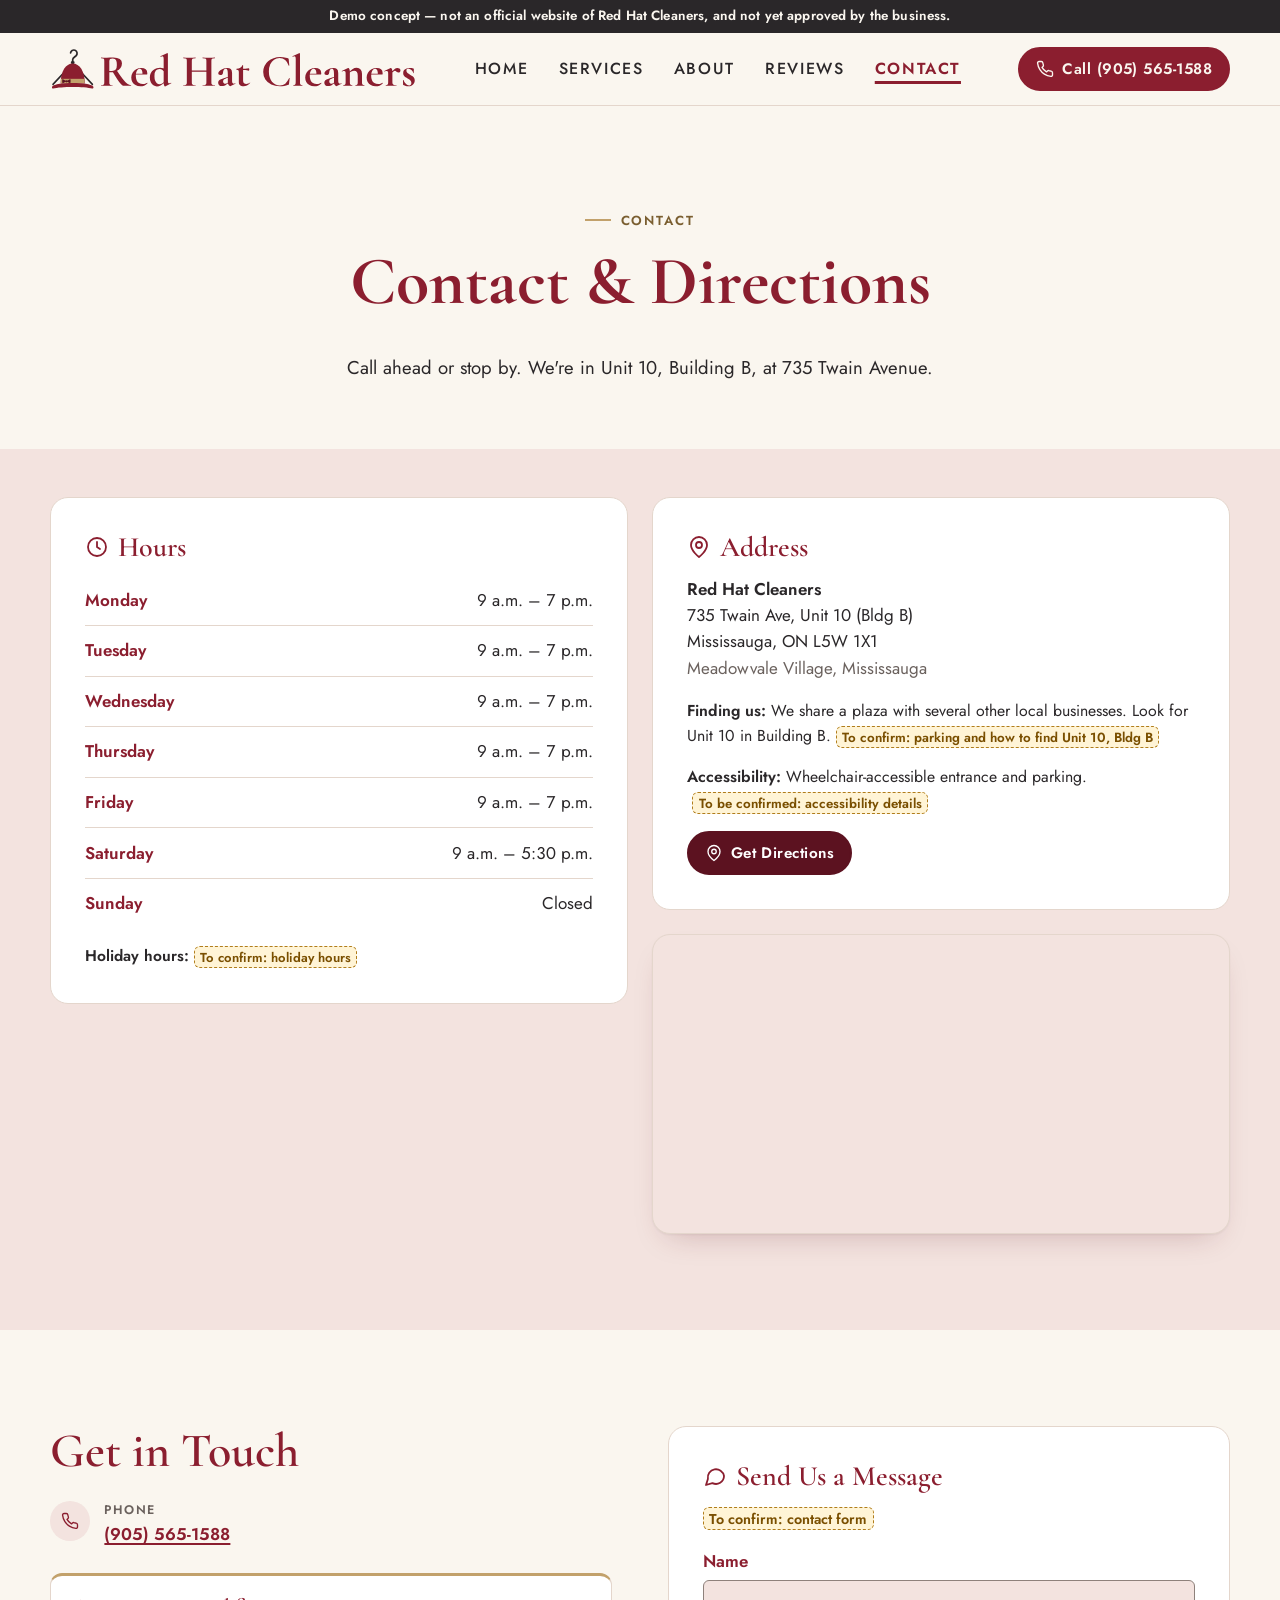
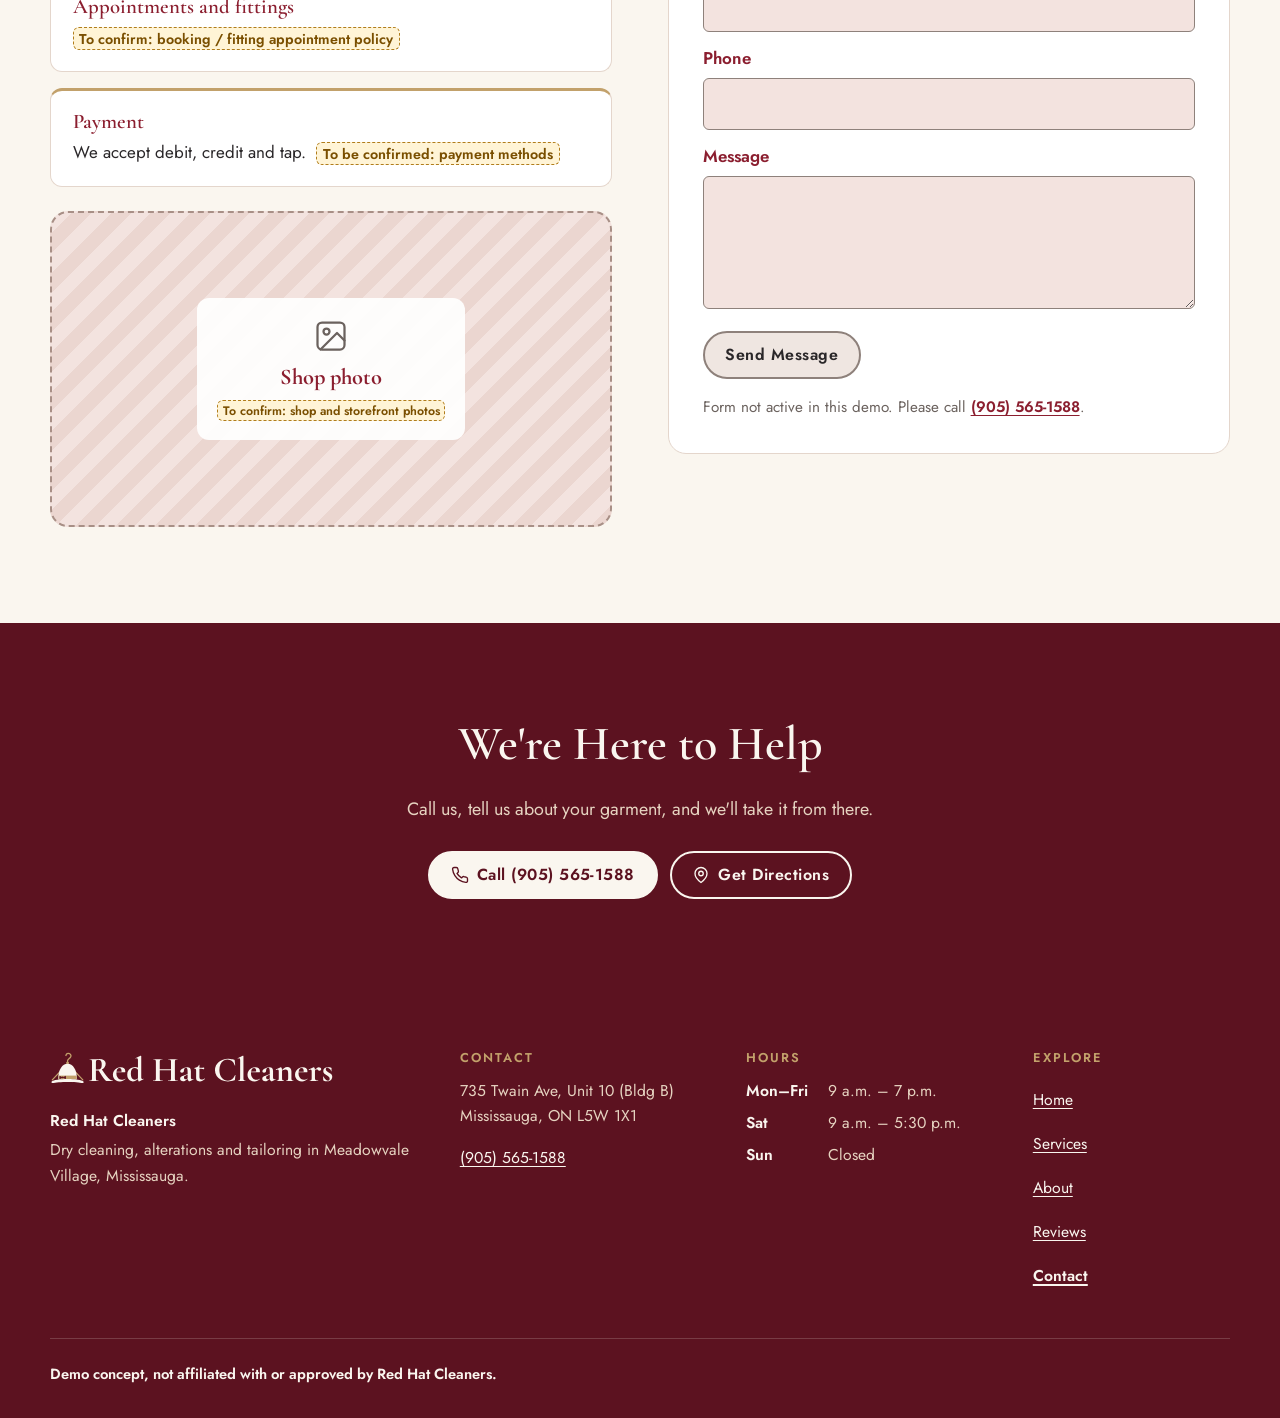
<file: contact.html>
<!DOCTYPE html>
<html lang="en-CA">
<head>
  <meta charset="utf-8">
  <meta name="viewport" content="width=device-width, initial-scale=1, viewport-fit=cover">
  <title>Contact Red Hat Cleaners | 735 Twain Ave, Mississauga (demo concept)</title>
  <meta name="description" content="Demo concept website for Red Hat Cleaners, a dry cleaner and alterations shop in Mississauga — not the official site. Hours, map and directions.">
  <meta property="og:type" content="website">
  <meta property="og:site_name" content="Red Hat Cleaners (demo concept)">
  <meta property="og:locale" content="en_CA">
  <meta property="og:title" content="Contact Red Hat Cleaners | 735 Twain Ave, Mississauga (demo concept)">
  <meta property="og:description" content="Demo concept website for Red Hat Cleaners, a dry cleaner and alterations shop in Mississauga — not the official site. Hours, map and directions.">
  <meta property="og:url" content="https://mikelagumbay22.github.io/red-hat-cleaners-demo/contact.html">
  <meta property="og:image" content="https://mikelagumbay22.github.io/red-hat-cleaners-demo/img/og-image.jpg">
  <meta property="og:image:type" content="image/jpeg">
  <meta property="og:image:width" content="1200">
  <meta property="og:image:height" content="630">
  <meta property="og:image:alt" content="Demo concept, not the official site. Bright tailoring studio with an ivory silk gown on a dress form and a rack of garments in clear covers (illustrative image, not a photo of the shop)">
  <meta name="twitter:card" content="summary_large_image">
  <meta name="twitter:title" content="Contact Red Hat Cleaners | 735 Twain Ave, Mississauga (demo concept)">
  <meta name="twitter:description" content="Demo concept website for Red Hat Cleaners, a dry cleaner and alterations shop in Mississauga — not the official site. Hours, map and directions.">
  <meta name="twitter:image" content="https://mikelagumbay22.github.io/red-hat-cleaners-demo/img/og-image.jpg">
  <meta name="twitter:image:alt" content="Demo concept, not the official site. Bright tailoring studio with an ivory silk gown on a dress form and a rack of garments in clear covers (illustrative image, not a photo of the shop)">
  <meta name="robots" content="noindex, nofollow">
  <meta name="theme-color" content="#8B1E2F">
  <link rel="preload" href="fonts/cormorantgaramond-700-latin.woff2" as="font" type="font/woff2" crossorigin>
  <link rel="preload" href="fonts/cormorantgaramond-600-latin.woff2" as="font" type="font/woff2" crossorigin>
  <link rel="preload" href="fonts/jost-400-latin.woff2" as="font" type="font/woff2" crossorigin>
  <link rel="preload" href="fonts/jost-500-latin.woff2" as="font" type="font/woff2" crossorigin>
  <link rel="preload" href="fonts/jost-600-latin.woff2" as="font" type="font/woff2" crossorigin>
  <link rel="stylesheet" href="css/site.css?v=ac2e7f88">
  <link rel="icon" href="img/favicon.ico" sizes="any">
  <link rel="icon" type="image/png" sizes="512x512" href="img/favicon-512.png">
  <link rel="apple-touch-icon" href="img/apple-touch-icon.png">
</head>
<body class="page-contact">
<aside class="demo-banner" aria-label="Demo notice">
  <p class="container">Demo concept — not an official website of Red Hat Cleaners, and not yet approved by the business.</p>
</aside>
<a class="skip-link" href="#main">Skip to content</a>
<header class="site-header">
  <div class="container header-inner">
    <a class="brand" href="index.html">
      <img src="img/logo-compact.svg" alt="Red Hat Cleaners, home" width="977" height="117">
    </a>

    <nav class="site-nav desktop-nav" aria-label="Main">
      <ul>
        <li><a href="index.html">Home</a></li>
        <li><a href="services.html">Services</a></li>
        <li><a href="about.html">About</a></li>
        <li><a href="reviews.html">Reviews</a></li>
        <li><a href="contact.html" aria-current="page">Contact</a></li>
      </ul>
    </nav>

    <div class="header-actions">
      <a class="btn btn--primary btn--sm header-cta" href="tel:+19055651588" aria-label="Call (905) 565-1588"><svg viewBox="0 0 24 24" fill="none" stroke="currentColor" stroke-width="1.8" stroke-linecap="round" stroke-linejoin="round" aria-hidden="true" focusable="false"><path d="M22 16.9v3a2 2 0 0 1-2.2 2 19.8 19.8 0 0 1-8.6-3.1 19.5 19.5 0 0 1-6-6A19.8 19.8 0 0 1 2.1 4.2 2 2 0 0 1 4.1 2h3a2 2 0 0 1 2 1.7c.1 1 .4 1.9.7 2.8a2 2 0 0 1-.5 2.1L8 9.9a16 16 0 0 0 6 6l1.3-1.3a2 2 0 0 1 2.1-.4c.9.3 1.8.6 2.8.7a2 2 0 0 1 1.7 2z"/></svg><span class="header-cta__short">Call</span><span class="header-cta__long">Call (905) 565-1588</span></a>
      <button type="button" class="menu-toggle" id="menu-toggle" aria-controls="mobile-nav" aria-expanded="false" data-label-closed="Menu" data-label-open="Close">
        <span class="menu-toggle__icon" aria-hidden="true"><svg viewBox="0 0 24 24" fill="none" stroke="currentColor" stroke-width="1.8" stroke-linecap="round" stroke-linejoin="round" aria-hidden="true" focusable="false"><path d="M4 7h16M4 12h16M4 17h16"/></svg></span>
        <span class="menu-toggle__label">Menu</span>
      </button>
    </div>
  </div>

  <div class="mobile-nav" id="mobile-nav" hidden>
    <nav aria-label="Mobile">
      <ul>
        <li><a href="index.html">Home</a></li>
        <li><a href="services.html">Services</a></li>
        <li><a href="about.html">About</a></li>
        <li><a href="reviews.html">Reviews</a></li>
        <li><a href="contact.html" aria-current="page">Contact</a></li>
        <li><a class="mobile-nav__cta" href="tel:+19055651588"><svg viewBox="0 0 24 24" fill="none" stroke="currentColor" stroke-width="1.8" stroke-linecap="round" stroke-linejoin="round" aria-hidden="true" focusable="false"><path d="M22 16.9v3a2 2 0 0 1-2.2 2 19.8 19.8 0 0 1-8.6-3.1 19.5 19.5 0 0 1-6-6A19.8 19.8 0 0 1 2.1 4.2 2 2 0 0 1 4.1 2h3a2 2 0 0 1 2 1.7c.1 1 .4 1.9.7 2.8a2 2 0 0 1-.5 2.1L8 9.9a16 16 0 0 0 6 6l1.3-1.3a2 2 0 0 1 2.1-.4c.9.3 1.8.6 2.8.7a2 2 0 0 1 1.7 2z"/></svg>Call (905) 565-1588</a></li>
      </ul>
    </nav>
  </div>
</header>
<main id="main">

<section class="page-hero section" aria-labelledby="contact-title">
  <div class="container section-head section-head--center">
    <p class="eyebrow">Contact</p>
    <h1 id="contact-title">Contact &amp; Directions</h1>
    <p class="lead">Call ahead or stop by. We&#39;re in Unit 10, Building B, at 735 Twain Avenue.</p>
  </div>
</section>

<section class="section section--alt section--tight" aria-label="Hours, address and map">
  <div class="container">
    <div class="visit-grid">
      <div class="card visit-hours" id="hours">
        <h2 class="h3"><svg viewBox="0 0 24 24" fill="none" stroke="currentColor" stroke-width="1.8" stroke-linecap="round" stroke-linejoin="round" aria-hidden="true" focusable="false"><circle cx="12" cy="12" r="9"/><path d="M12 7v5l3 2"/></svg>Hours</h2>
        <table class="hours-table">
          <caption class="visually-hidden">Weekly opening hours</caption>
          <tbody>
            <tr><th scope="row">Monday</th><td>9 a.m. – 7 p.m.</td></tr>
            <tr><th scope="row">Tuesday</th><td>9 a.m. – 7 p.m.</td></tr>
            <tr><th scope="row">Wednesday</th><td>9 a.m. – 7 p.m.</td></tr>
            <tr><th scope="row">Thursday</th><td>9 a.m. – 7 p.m.</td></tr>
            <tr><th scope="row">Friday</th><td>9 a.m. – 7 p.m.</td></tr>
            <tr><th scope="row">Saturday</th><td>9 a.m. – 5:30 p.m.</td></tr>
            <tr class="is-closed"><th scope="row">Sunday</th><td>Closed</td></tr>
          </tbody>
        </table><p class="note"><strong>Holiday hours:</strong> <mark class="ph-inline">To confirm: holiday hours</mark></p>
      </div>
      <div class="card visit-addr">
        <h2 class="h3"><svg viewBox="0 0 24 24" fill="none" stroke="currentColor" stroke-width="1.8" stroke-linecap="round" stroke-linejoin="round" aria-hidden="true" focusable="false"><path d="M20 10c0 6-8 12-8 12S4 16 4 10a8 8 0 0 1 16 0z"/><circle cx="12" cy="10" r="3"/></svg>Address</h2>
        <p class="addr"><strong>Red Hat Cleaners</strong><br>735 Twain Ave, Unit 10 (Bldg B)<br>Mississauga, ON L5W 1X1<br><span class="muted">Meadowvale Village, Mississauga</span></p>
        <p class="finding"><strong>Finding us:</strong> We share a plaza with several other local businesses. Look for Unit 10 in Building B. <mark class="ph-inline">To confirm: parking and how to find Unit 10, Bldg B</mark></p>
        <p class="accessibility"><strong>Accessibility:</strong> Wheelchair-accessible entrance and parking. <span class="ph-confirm"><mark class="ph-inline">To be confirmed: accessibility details</mark></span></p>
        <div class="btn-row">
          <a class="btn btn--dark btn--sm" href="https://www.google.com/maps/dir/?api=1&amp;destination=Red%20Hat%20Cleaners%2C%20735%20Twain%20Ave%2C%20Unit%2010%2C%20Mississauga%2C%20ON%20L5W%201X1&amp;destination_place_id=ChIJW2HWTPc_K4gRUzwf7-40ByU" target="_blank" rel="noopener"><svg viewBox="0 0 24 24" fill="none" stroke="currentColor" stroke-width="1.8" stroke-linecap="round" stroke-linejoin="round" aria-hidden="true" focusable="false"><path d="M20 10c0 6-8 12-8 12S4 16 4 10a8 8 0 0 1 16 0z"/><circle cx="12" cy="10" r="3"/></svg>Get Directions<span class="visually-hidden"> (opens Google Maps in a new tab)</span></a>
        </div>
      </div>
      <div class="map-frame visit-map">
        <iframe id="map" src="https://maps.google.com/maps?cid=2668159505058970707&amp;output=embed" title="Google Map showing Red Hat Cleaners at 735 Twain Ave, Unit 10 (Bldg B), Mississauga, ON L5W 1X1" loading="lazy" referrerpolicy="no-referrer-when-downgrade" allowfullscreen></iframe>
      </div>
    </div>
  </div>
</section>

<section class="section" aria-labelledby="touch-title">
  <div class="container touch-grid">
    <div>
      <h2 id="touch-title">Get in Touch</h2>
      <ul class="contact-list">
        <li><span class="ico"><svg viewBox="0 0 24 24" fill="none" stroke="currentColor" stroke-width="1.8" stroke-linecap="round" stroke-linejoin="round" aria-hidden="true" focusable="false"><path d="M22 16.9v3a2 2 0 0 1-2.2 2 19.8 19.8 0 0 1-8.6-3.1 19.5 19.5 0 0 1-6-6A19.8 19.8 0 0 1 2.1 4.2 2 2 0 0 1 4.1 2h3a2 2 0 0 1 2 1.7c.1 1 .4 1.9.7 2.8a2 2 0 0 1-.5 2.1L8 9.9a16 16 0 0 0 6 6l1.3-1.3a2 2 0 0 1 2.1-.4c.9.3 1.8.6 2.8.7a2 2 0 0 1 1.7 2z"/></svg></span><div><span class="label">Phone</span><a href="tel:+19055651588">(905) 565-1588</a></div></li>
      </ul>
      <ul class="info-grid info-grid--stack">
        <li class="info-card"><h3>Appointments and fittings</h3><p><mark class="ph-inline">To confirm: booking / fitting appointment policy</mark></p></li>
        <li class="info-card"><h3>Payment</h3><p>We accept debit, credit and tap. <span class="ph-confirm"><mark class="ph-inline">To be confirmed: payment methods</mark></span></p></li>
      </ul>
      <div class="contact-media"><div class="media  media--placeholder">
  <div class="ph-label" role="img" aria-label="Placeholder: Shop photo"><svg viewBox="0 0 24 24" fill="none" stroke="currentColor" stroke-width="1.5" stroke-linecap="round" stroke-linejoin="round" aria-hidden="true" focusable="false"><rect x="3" y="3" width="18" height="18" rx="3"/><circle cx="9" cy="9" r="2"/><path d="m21 15-5-5L5 21"/></svg><strong>Shop photo</strong><span><mark class="ph-inline">To confirm: shop and storefront photos</mark></span></div>
</div></div>
    </div>
    <div class="touch-side">
      <form class="card demo-form" aria-labelledby="form-title" onsubmit="return false">
        <h2 class="h3" id="form-title"><svg viewBox="0 0 24 24" fill="none" stroke="currentColor" stroke-width="1.8" stroke-linecap="round" stroke-linejoin="round" aria-hidden="true" focusable="false"><path d="M21 12a8 8 0 0 1-11.6 7.1L3 21l1.9-6.1A8 8 0 1 1 21 12z"/></svg>Send Us a Message</h2>
        <p class="form-ph"><mark class="ph-inline">To confirm: contact form</mark></p>
        <fieldset disabled>
          <legend class="visually-hidden">Message form (not active in this demo)</legend>
          <label for="f-name">Name</label><input id="f-name" name="name" type="text" autocomplete="name">
          <label for="f-phone">Phone</label><input id="f-phone" name="phone" type="tel" autocomplete="tel">
          <label for="f-msg">Message</label><textarea id="f-msg" name="message" rows="4"></textarea>
          <button class="btn btn--primary" type="submit">Send Message</button>
        </fieldset>
        <p class="form-note">Form not active in this demo. Please call <a href="tel:+19055651588">(905) 565-1588</a>.</p>
      </form>
    </div>
  </div>
</section>

<section class="section cta-band" aria-labelledby="contact-cta-title">
  <div class="container">
    <h2 id="contact-cta-title">We&#39;re Here to Help</h2>
    <p>Call us, tell us about your garment, and we&#39;ll take it from there.</p>
    <div class="btn-row">
      <a class="btn btn--primary" href="tel:+19055651588"><svg viewBox="0 0 24 24" fill="none" stroke="currentColor" stroke-width="1.8" stroke-linecap="round" stroke-linejoin="round" aria-hidden="true" focusable="false"><path d="M22 16.9v3a2 2 0 0 1-2.2 2 19.8 19.8 0 0 1-8.6-3.1 19.5 19.5 0 0 1-6-6A19.8 19.8 0 0 1 2.1 4.2 2 2 0 0 1 4.1 2h3a2 2 0 0 1 2 1.7c.1 1 .4 1.9.7 2.8a2 2 0 0 1-.5 2.1L8 9.9a16 16 0 0 0 6 6l1.3-1.3a2 2 0 0 1 2.1-.4c.9.3 1.8.6 2.8.7a2 2 0 0 1 1.7 2z"/></svg>Call (905) 565-1588</a>
      <a class="btn btn--outline-light" href="https://www.google.com/maps/dir/?api=1&amp;destination=Red%20Hat%20Cleaners%2C%20735%20Twain%20Ave%2C%20Unit%2010%2C%20Mississauga%2C%20ON%20L5W%201X1&amp;destination_place_id=ChIJW2HWTPc_K4gRUzwf7-40ByU" target="_blank" rel="noopener"><svg viewBox="0 0 24 24" fill="none" stroke="currentColor" stroke-width="1.8" stroke-linecap="round" stroke-linejoin="round" aria-hidden="true" focusable="false"><path d="M20 10c0 6-8 12-8 12S4 16 4 10a8 8 0 0 1 16 0z"/><circle cx="12" cy="10" r="3"/></svg>Get Directions<span class="visually-hidden"> (opens Google Maps in a new tab)</span></a>
    </div>
  </div>
</section>

</main>
<footer class="site-footer">
  <div class="container">
    <div class="footer-grid">
      <div class="footer-brand">
        <a class="brand" href="index.html"><img src="img/logo-compact-reversed.svg" alt="Red Hat Cleaners, home" width="977" height="117" loading="eager" decoding="async">
        </a>
        <p class="footer-name">Red Hat Cleaners</p>
        <p>Dry cleaning, alterations and tailoring in Meadowvale Village, Mississauga.</p>
      </div>
      <div>
        <h2>Contact</h2>
        <ul>
          <li>735 Twain Ave, Unit 10 (Bldg B)<br>Mississauga, ON L5W 1X1</li>
          <li><a href="tel:+19055651588">(905) 565-1588</a></li>
        </ul>
      </div>
      <div>
        <h2>Hours</h2>
        <ul>
          <li><span class="footer-day">Mon–Fri</span> 9 a.m. – 7 p.m.</li>
          <li><span class="footer-day">Sat</span> 9 a.m. – 5:30 p.m.</li>
          <li><span class="footer-day">Sun</span> Closed</li>
        </ul>
      </div>
      <div>
        <h2>Explore</h2>
        <ul class="footer-nav">
          <li><a href="index.html">Home</a></li>
          <li><a href="services.html">Services</a></li>
          <li><a href="about.html">About</a></li>
          <li><a href="reviews.html">Reviews</a></li>
          <li><a href="contact.html" aria-current="page">Contact</a></li>
        </ul>
      </div>
    </div>
    <div class="footer-bottom">
      <p class="footer-legal">Demo concept, not affiliated with or approved by Red Hat Cleaners.</p>
    </div>
  </div>
</footer>

<nav class="mobile-callbar" aria-label="Quick actions">
  <a class="btn btn--primary" href="tel:+19055651588" aria-label="Call (905) 565-1588"><svg viewBox="0 0 24 24" fill="none" stroke="currentColor" stroke-width="1.8" stroke-linecap="round" stroke-linejoin="round" aria-hidden="true" focusable="false"><path d="M22 16.9v3a2 2 0 0 1-2.2 2 19.8 19.8 0 0 1-8.6-3.1 19.5 19.5 0 0 1-6-6A19.8 19.8 0 0 1 2.1 4.2 2 2 0 0 1 4.1 2h3a2 2 0 0 1 2 1.7c.1 1 .4 1.9.7 2.8a2 2 0 0 1-.5 2.1L8 9.9a16 16 0 0 0 6 6l1.3-1.3a2 2 0 0 1 2.1-.4c.9.3 1.8.6 2.8.7a2 2 0 0 1 1.7 2z"/></svg>Call</a>
  <a class="btn btn--ghost" href="https://www.google.com/maps/dir/?api=1&amp;destination=Red%20Hat%20Cleaners%2C%20735%20Twain%20Ave%2C%20Unit%2010%2C%20Mississauga%2C%20ON%20L5W%201X1&amp;destination_place_id=ChIJW2HWTPc_K4gRUzwf7-40ByU" target="_blank" rel="noopener"><svg viewBox="0 0 24 24" fill="none" stroke="currentColor" stroke-width="1.8" stroke-linecap="round" stroke-linejoin="round" aria-hidden="true" focusable="false"><path d="M20 10c0 6-8 12-8 12S4 16 4 10a8 8 0 0 1 16 0z"/><circle cx="12" cy="10" r="3"/></svg>Directions<span class="visually-hidden"> (opens Google Maps in a new tab)</span></a>
  <a class="btn btn--ghost" href="services.html"><svg viewBox="0 0 24 24" fill="none" stroke="currentColor" stroke-width="1.8" stroke-linecap="round" stroke-linejoin="round" aria-hidden="true" focusable="false"><path d="M19.5 4.5 6 18"/><ellipse cx="19" cy="5" rx="1.6" ry="2.6" transform="rotate(45 19 5)"/><path d="M6 18c-2 1-3 2.5-2 3.5s3-.5 4.5-2.5c1.5-2 4-2 5 .5"/></svg>Services</a>
</nav>
<script src="js/site.js?v=ac2e7f88" defer></script>
</body>
</html>
</file>
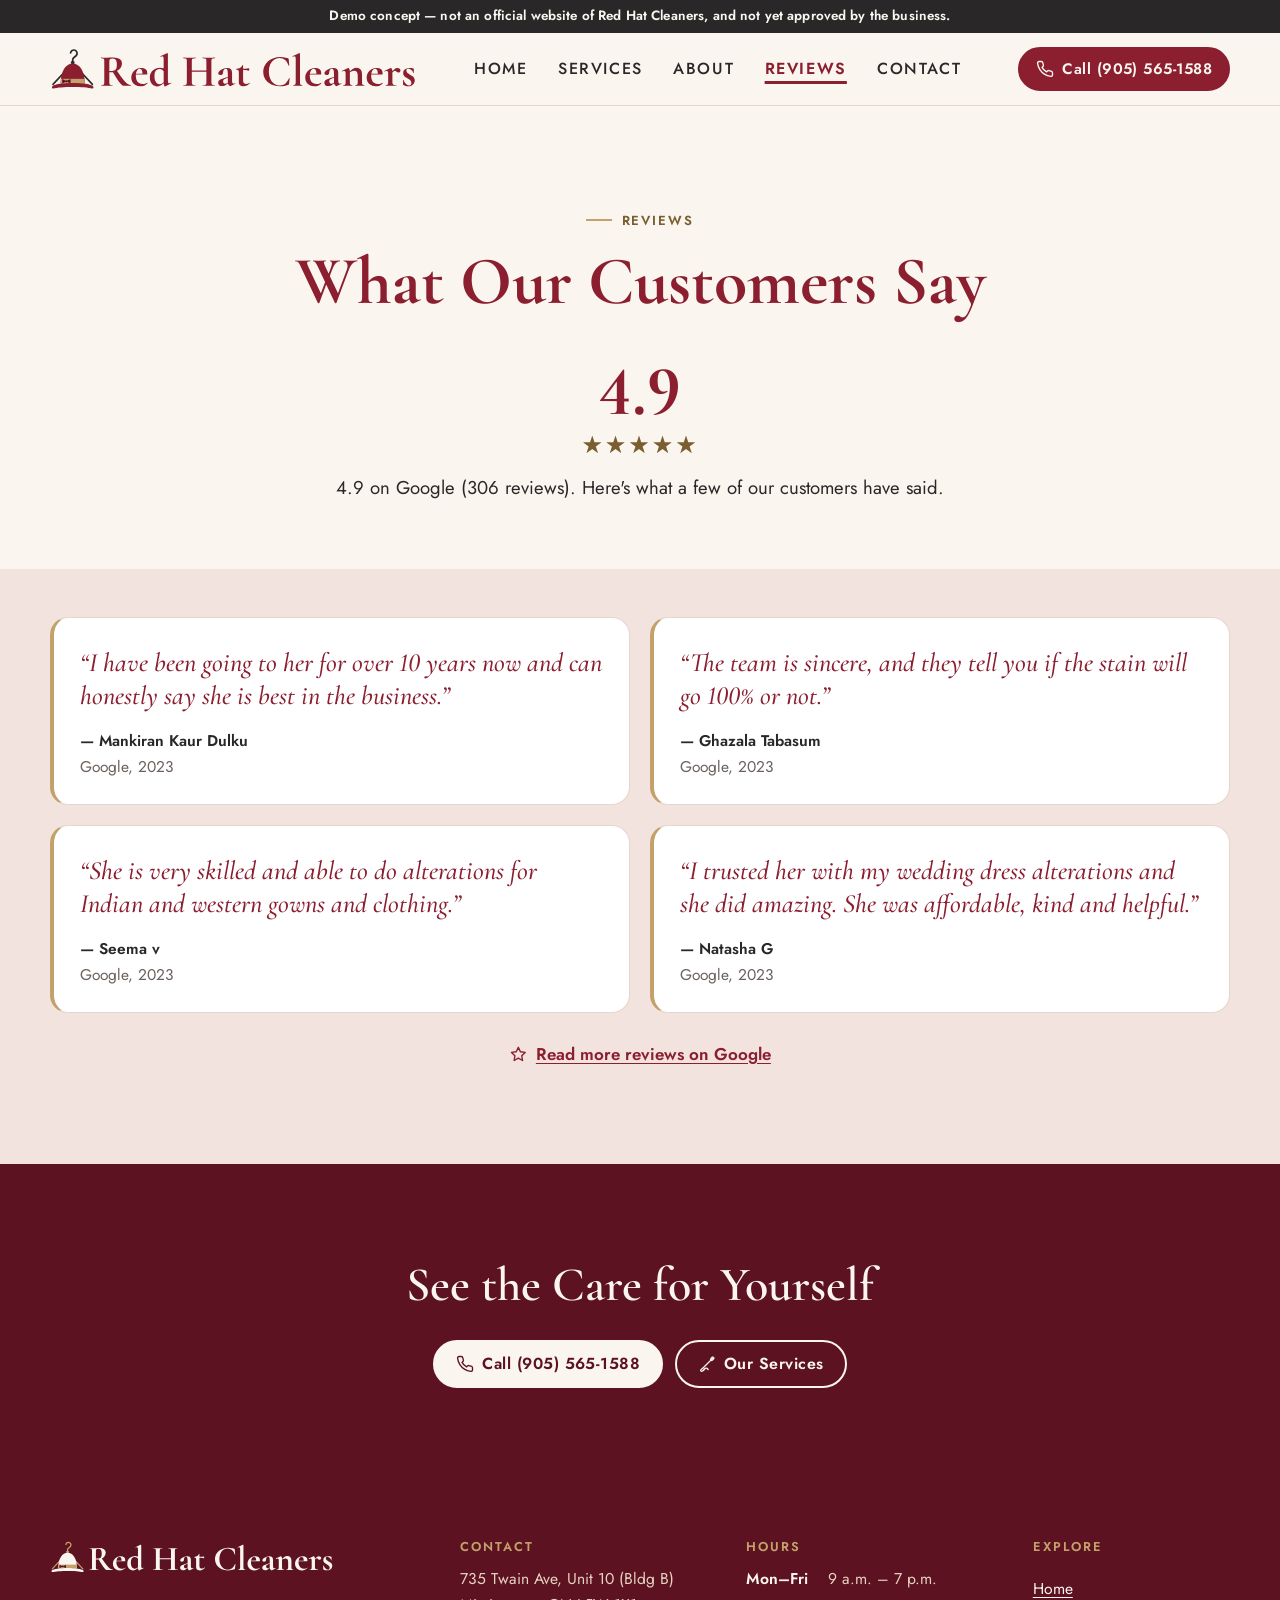
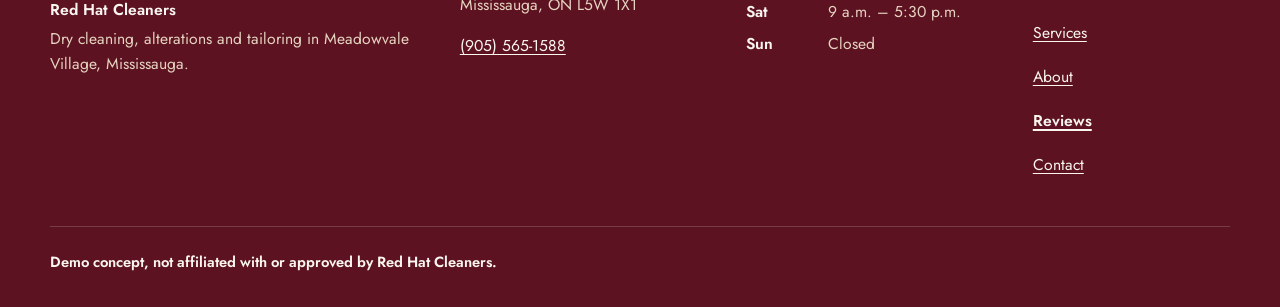
<file: reviews.html>
<!DOCTYPE html>
<html lang="en-CA">
<head>
  <meta charset="utf-8">
  <meta name="viewport" content="width=device-width, initial-scale=1, viewport-fit=cover">
  <title>Red Hat Cleaners Reviews | Alterations Mississauga (demo concept)</title>
  <meta name="description" content="Demo concept website for Red Hat Cleaners, a dry cleaner and alterations shop in Mississauga — not the official site. What customers say.">
  <meta property="og:type" content="website">
  <meta property="og:site_name" content="Red Hat Cleaners (demo concept)">
  <meta property="og:locale" content="en_CA">
  <meta property="og:title" content="Red Hat Cleaners Reviews | Alterations Mississauga (demo concept)">
  <meta property="og:description" content="Demo concept website for Red Hat Cleaners, a dry cleaner and alterations shop in Mississauga — not the official site. What customers say.">
  <meta property="og:url" content="https://mikelagumbay22.github.io/red-hat-cleaners-demo/reviews.html">
  <meta property="og:image" content="https://mikelagumbay22.github.io/red-hat-cleaners-demo/img/og-image.jpg">
  <meta property="og:image:type" content="image/jpeg">
  <meta property="og:image:width" content="1200">
  <meta property="og:image:height" content="630">
  <meta property="og:image:alt" content="Demo concept, not the official site. Bright tailoring studio with an ivory silk gown on a dress form and a rack of garments in clear covers (illustrative image, not a photo of the shop)">
  <meta name="twitter:card" content="summary_large_image">
  <meta name="twitter:title" content="Red Hat Cleaners Reviews | Alterations Mississauga (demo concept)">
  <meta name="twitter:description" content="Demo concept website for Red Hat Cleaners, a dry cleaner and alterations shop in Mississauga — not the official site. What customers say.">
  <meta name="twitter:image" content="https://mikelagumbay22.github.io/red-hat-cleaners-demo/img/og-image.jpg">
  <meta name="twitter:image:alt" content="Demo concept, not the official site. Bright tailoring studio with an ivory silk gown on a dress form and a rack of garments in clear covers (illustrative image, not a photo of the shop)">
  <meta name="robots" content="noindex, nofollow">
  <meta name="theme-color" content="#8B1E2F">
  <link rel="preload" href="fonts/cormorantgaramond-700-latin.woff2" as="font" type="font/woff2" crossorigin>
  <link rel="preload" href="fonts/cormorantgaramond-600-latin.woff2" as="font" type="font/woff2" crossorigin>
  <link rel="preload" href="fonts/jost-400-latin.woff2" as="font" type="font/woff2" crossorigin>
  <link rel="preload" href="fonts/jost-500-latin.woff2" as="font" type="font/woff2" crossorigin>
  <link rel="preload" href="fonts/jost-600-latin.woff2" as="font" type="font/woff2" crossorigin>
  <link rel="stylesheet" href="css/site.css?v=ac2e7f88">
  <link rel="icon" href="img/favicon.ico" sizes="any">
  <link rel="icon" type="image/png" sizes="512x512" href="img/favicon-512.png">
  <link rel="apple-touch-icon" href="img/apple-touch-icon.png">
</head>
<body class="page-reviews">
<aside class="demo-banner" aria-label="Demo notice">
  <p class="container">Demo concept — not an official website of Red Hat Cleaners, and not yet approved by the business.</p>
</aside>
<a class="skip-link" href="#main">Skip to content</a>
<header class="site-header">
  <div class="container header-inner">
    <a class="brand" href="index.html">
      <img src="img/logo-compact.svg" alt="Red Hat Cleaners, home" width="977" height="117">
    </a>

    <nav class="site-nav desktop-nav" aria-label="Main">
      <ul>
        <li><a href="index.html">Home</a></li>
        <li><a href="services.html">Services</a></li>
        <li><a href="about.html">About</a></li>
        <li><a href="reviews.html" aria-current="page">Reviews</a></li>
        <li><a href="contact.html">Contact</a></li>
      </ul>
    </nav>

    <div class="header-actions">
      <a class="btn btn--primary btn--sm header-cta" href="tel:+19055651588" aria-label="Call (905) 565-1588"><svg viewBox="0 0 24 24" fill="none" stroke="currentColor" stroke-width="1.8" stroke-linecap="round" stroke-linejoin="round" aria-hidden="true" focusable="false"><path d="M22 16.9v3a2 2 0 0 1-2.2 2 19.8 19.8 0 0 1-8.6-3.1 19.5 19.5 0 0 1-6-6A19.8 19.8 0 0 1 2.1 4.2 2 2 0 0 1 4.1 2h3a2 2 0 0 1 2 1.7c.1 1 .4 1.9.7 2.8a2 2 0 0 1-.5 2.1L8 9.9a16 16 0 0 0 6 6l1.3-1.3a2 2 0 0 1 2.1-.4c.9.3 1.8.6 2.8.7a2 2 0 0 1 1.7 2z"/></svg><span class="header-cta__short">Call</span><span class="header-cta__long">Call (905) 565-1588</span></a>
      <button type="button" class="menu-toggle" id="menu-toggle" aria-controls="mobile-nav" aria-expanded="false" data-label-closed="Menu" data-label-open="Close">
        <span class="menu-toggle__icon" aria-hidden="true"><svg viewBox="0 0 24 24" fill="none" stroke="currentColor" stroke-width="1.8" stroke-linecap="round" stroke-linejoin="round" aria-hidden="true" focusable="false"><path d="M4 7h16M4 12h16M4 17h16"/></svg></span>
        <span class="menu-toggle__label">Menu</span>
      </button>
    </div>
  </div>

  <div class="mobile-nav" id="mobile-nav" hidden>
    <nav aria-label="Mobile">
      <ul>
        <li><a href="index.html">Home</a></li>
        <li><a href="services.html">Services</a></li>
        <li><a href="about.html">About</a></li>
        <li><a href="reviews.html" aria-current="page">Reviews</a></li>
        <li><a href="contact.html">Contact</a></li>
        <li><a class="mobile-nav__cta" href="tel:+19055651588"><svg viewBox="0 0 24 24" fill="none" stroke="currentColor" stroke-width="1.8" stroke-linecap="round" stroke-linejoin="round" aria-hidden="true" focusable="false"><path d="M22 16.9v3a2 2 0 0 1-2.2 2 19.8 19.8 0 0 1-8.6-3.1 19.5 19.5 0 0 1-6-6A19.8 19.8 0 0 1 2.1 4.2 2 2 0 0 1 4.1 2h3a2 2 0 0 1 2 1.7c.1 1 .4 1.9.7 2.8a2 2 0 0 1-.5 2.1L8 9.9a16 16 0 0 0 6 6l1.3-1.3a2 2 0 0 1 2.1-.4c.9.3 1.8.6 2.8.7a2 2 0 0 1 1.7 2z"/></svg>Call (905) 565-1588</a></li>
      </ul>
    </nav>
  </div>
</header>
<main id="main">

<section class="page-hero section" aria-labelledby="reviews-title">
  <div class="container section-head section-head--center">
    <p class="eyebrow">Reviews</p>
    <h1 id="reviews-title">What Our Customers Say</h1>
    <div class="rating-summary">
      <span class="rating-summary__score">4.9</span>
      <span class="stars" role="img" aria-label="4.9 out of 5 stars" style="--fill: 98.0%"><span class="stars__base" aria-hidden="true">★★★★★</span><span class="stars__fill" aria-hidden="true">★★★★★</span></span>
    </div>
    <p class="lead">4.9 on Google (306 reviews). Here&#39;s what a few of our customers have said.</p>
  </div>
</section>

<section class="section section--alt section--tight" aria-label="Customer reviews">
  <div class="container">
    <ul class="quotes quotes--grid">
      <li><figure class="quote ">
  <blockquote><p>“I have been going to her for over 10 years now and can honestly say she is best in the business.”</p></blockquote>
  <figcaption><span class="quote__name">Mankiran Kaur Dulku</span><span class="quote__src">Google, 2023</span></figcaption>
</figure></li>
      <li><figure class="quote ">
  <blockquote><p>“The team is sincere, and they tell you if the stain will go 100% or not.”</p></blockquote>
  <figcaption><span class="quote__name">Ghazala Tabasum</span><span class="quote__src">Google, 2023</span></figcaption>
</figure></li>
      <li><figure class="quote ">
  <blockquote><p>“She is very skilled and able to do alterations for Indian and western gowns and clothing.”</p></blockquote>
  <figcaption><span class="quote__name">Seema v</span><span class="quote__src">Google, 2023</span></figcaption>
</figure></li>
      <li><figure class="quote ">
  <blockquote><p>“I trusted her with my wedding dress alterations and she did amazing. She was affordable, kind and helpful.”</p></blockquote>
  <figcaption><span class="quote__name">Natasha G</span><span class="quote__src">Google, 2023</span></figcaption>
</figure></li>
    </ul>
    <p class="center-link more-reviews"><svg viewBox="0 0 24 24" fill="none" stroke="currentColor" stroke-width="1.8" stroke-linecap="round" stroke-linejoin="round" aria-hidden="true" focusable="false"><path d="m12 3 2.7 5.6 6.1.9-4.4 4.3 1 6.1L12 17l-5.4 2.9 1-6.1-4.4-4.3 6.1-.9z"/></svg><span><a href="https://www.google.com/maps/search/?api=1&amp;query=Red%20Hat%20Cleaners&amp;query_place_id=ChIJW2HWTPc_K4gRUzwf7-40ByU" target="_blank" rel="noopener">Read more reviews on Google<span class="visually-hidden"> (opens in a new tab)</span></a></span></p>
  </div>
</section>

<section class="section cta-band" aria-labelledby="rev-cta">
  <div class="container">
    <h2 id="rev-cta">See the Care for Yourself</h2>
    <div class="btn-row">
      <a class="btn btn--primary" href="tel:+19055651588"><svg viewBox="0 0 24 24" fill="none" stroke="currentColor" stroke-width="1.8" stroke-linecap="round" stroke-linejoin="round" aria-hidden="true" focusable="false"><path d="M22 16.9v3a2 2 0 0 1-2.2 2 19.8 19.8 0 0 1-8.6-3.1 19.5 19.5 0 0 1-6-6A19.8 19.8 0 0 1 2.1 4.2 2 2 0 0 1 4.1 2h3a2 2 0 0 1 2 1.7c.1 1 .4 1.9.7 2.8a2 2 0 0 1-.5 2.1L8 9.9a16 16 0 0 0 6 6l1.3-1.3a2 2 0 0 1 2.1-.4c.9.3 1.8.6 2.8.7a2 2 0 0 1 1.7 2z"/></svg>Call (905) 565-1588</a>
      <a class="btn btn--outline-light" href="services.html"><svg viewBox="0 0 24 24" fill="none" stroke="currentColor" stroke-width="1.8" stroke-linecap="round" stroke-linejoin="round" aria-hidden="true" focusable="false"><path d="M19.5 4.5 6 18"/><ellipse cx="19" cy="5" rx="1.6" ry="2.6" transform="rotate(45 19 5)"/><path d="M6 18c-2 1-3 2.5-2 3.5s3-.5 4.5-2.5c1.5-2 4-2 5 .5"/></svg>Our Services</a>
    </div>
  </div>
</section>

</main>
<footer class="site-footer">
  <div class="container">
    <div class="footer-grid">
      <div class="footer-brand">
        <a class="brand" href="index.html"><img src="img/logo-compact-reversed.svg" alt="Red Hat Cleaners, home" width="977" height="117" loading="eager" decoding="async">
        </a>
        <p class="footer-name">Red Hat Cleaners</p>
        <p>Dry cleaning, alterations and tailoring in Meadowvale Village, Mississauga.</p>
      </div>
      <div>
        <h2>Contact</h2>
        <ul>
          <li>735 Twain Ave, Unit 10 (Bldg B)<br>Mississauga, ON L5W 1X1</li>
          <li><a href="tel:+19055651588">(905) 565-1588</a></li>
        </ul>
      </div>
      <div>
        <h2>Hours</h2>
        <ul>
          <li><span class="footer-day">Mon–Fri</span> 9 a.m. – 7 p.m.</li>
          <li><span class="footer-day">Sat</span> 9 a.m. – 5:30 p.m.</li>
          <li><span class="footer-day">Sun</span> Closed</li>
        </ul>
      </div>
      <div>
        <h2>Explore</h2>
        <ul class="footer-nav">
          <li><a href="index.html">Home</a></li>
          <li><a href="services.html">Services</a></li>
          <li><a href="about.html">About</a></li>
          <li><a href="reviews.html" aria-current="page">Reviews</a></li>
          <li><a href="contact.html">Contact</a></li>
        </ul>
      </div>
    </div>
    <div class="footer-bottom">
      <p class="footer-legal">Demo concept, not affiliated with or approved by Red Hat Cleaners.</p>
    </div>
  </div>
</footer>

<nav class="mobile-callbar" aria-label="Quick actions">
  <a class="btn btn--primary" href="tel:+19055651588" aria-label="Call (905) 565-1588"><svg viewBox="0 0 24 24" fill="none" stroke="currentColor" stroke-width="1.8" stroke-linecap="round" stroke-linejoin="round" aria-hidden="true" focusable="false"><path d="M22 16.9v3a2 2 0 0 1-2.2 2 19.8 19.8 0 0 1-8.6-3.1 19.5 19.5 0 0 1-6-6A19.8 19.8 0 0 1 2.1 4.2 2 2 0 0 1 4.1 2h3a2 2 0 0 1 2 1.7c.1 1 .4 1.9.7 2.8a2 2 0 0 1-.5 2.1L8 9.9a16 16 0 0 0 6 6l1.3-1.3a2 2 0 0 1 2.1-.4c.9.3 1.8.6 2.8.7a2 2 0 0 1 1.7 2z"/></svg>Call</a>
  <a class="btn btn--ghost" href="https://www.google.com/maps/dir/?api=1&amp;destination=Red%20Hat%20Cleaners%2C%20735%20Twain%20Ave%2C%20Unit%2010%2C%20Mississauga%2C%20ON%20L5W%201X1&amp;destination_place_id=ChIJW2HWTPc_K4gRUzwf7-40ByU" target="_blank" rel="noopener"><svg viewBox="0 0 24 24" fill="none" stroke="currentColor" stroke-width="1.8" stroke-linecap="round" stroke-linejoin="round" aria-hidden="true" focusable="false"><path d="M20 10c0 6-8 12-8 12S4 16 4 10a8 8 0 0 1 16 0z"/><circle cx="12" cy="10" r="3"/></svg>Directions<span class="visually-hidden"> (opens Google Maps in a new tab)</span></a>
  <a class="btn btn--ghost" href="services.html"><svg viewBox="0 0 24 24" fill="none" stroke="currentColor" stroke-width="1.8" stroke-linecap="round" stroke-linejoin="round" aria-hidden="true" focusable="false"><path d="M19.5 4.5 6 18"/><ellipse cx="19" cy="5" rx="1.6" ry="2.6" transform="rotate(45 19 5)"/><path d="M6 18c-2 1-3 2.5-2 3.5s3-.5 4.5-2.5c1.5-2 4-2 5 .5"/></svg>Services</a>
</nav>
<script src="js/site.js?v=ac2e7f88" defer></script>
</body>
</html>
</file>
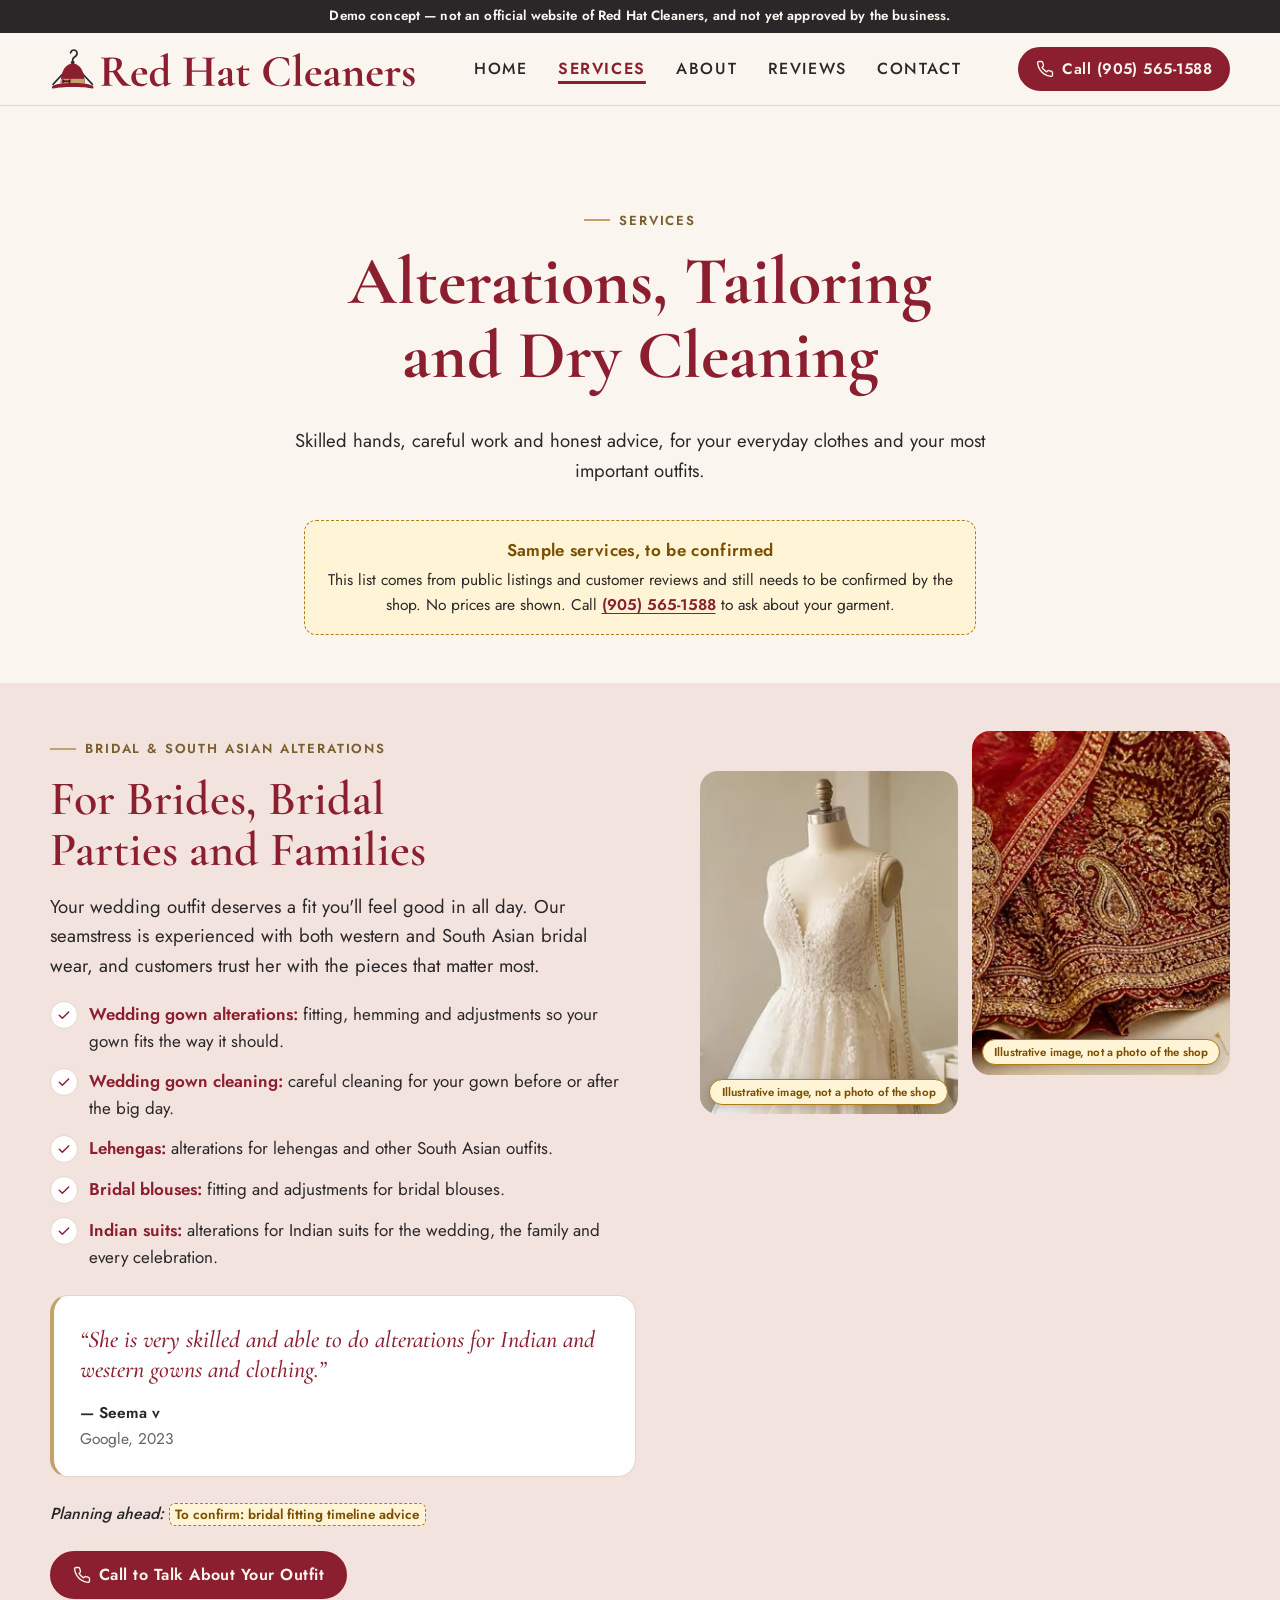
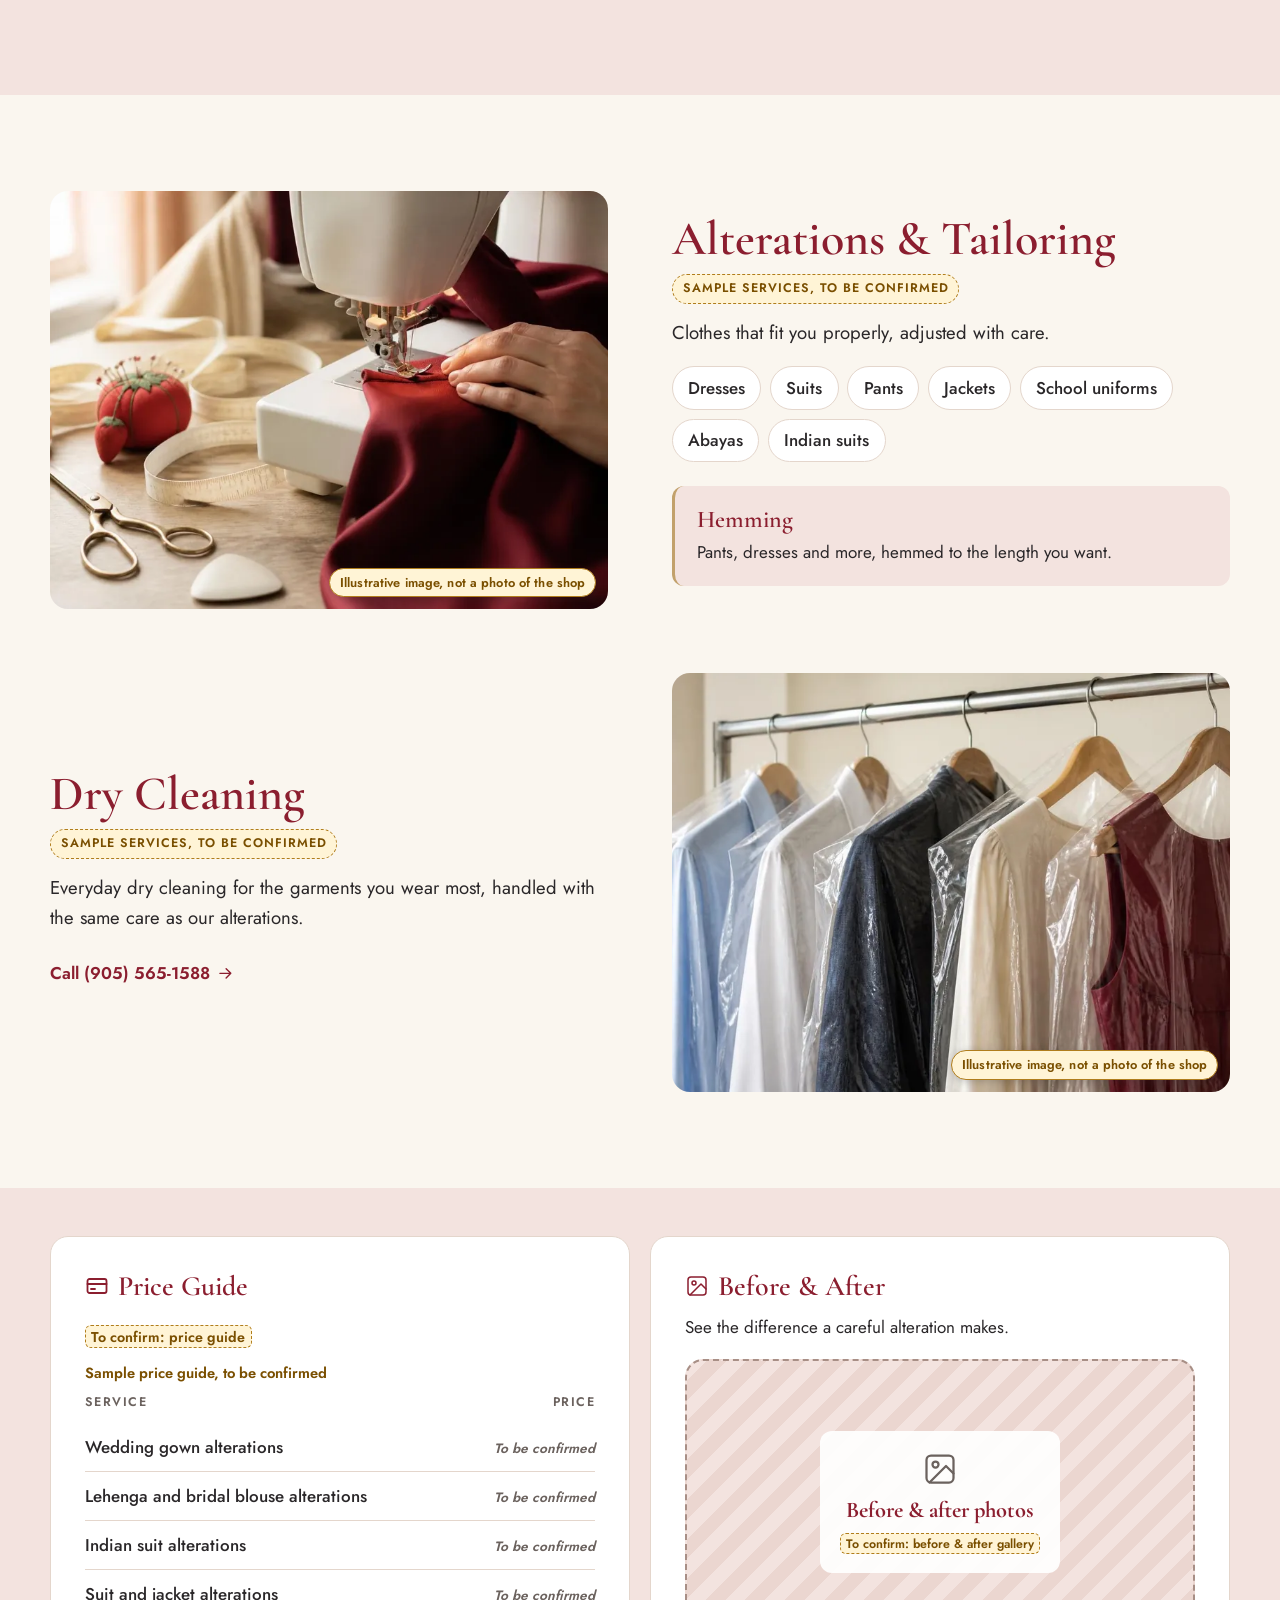
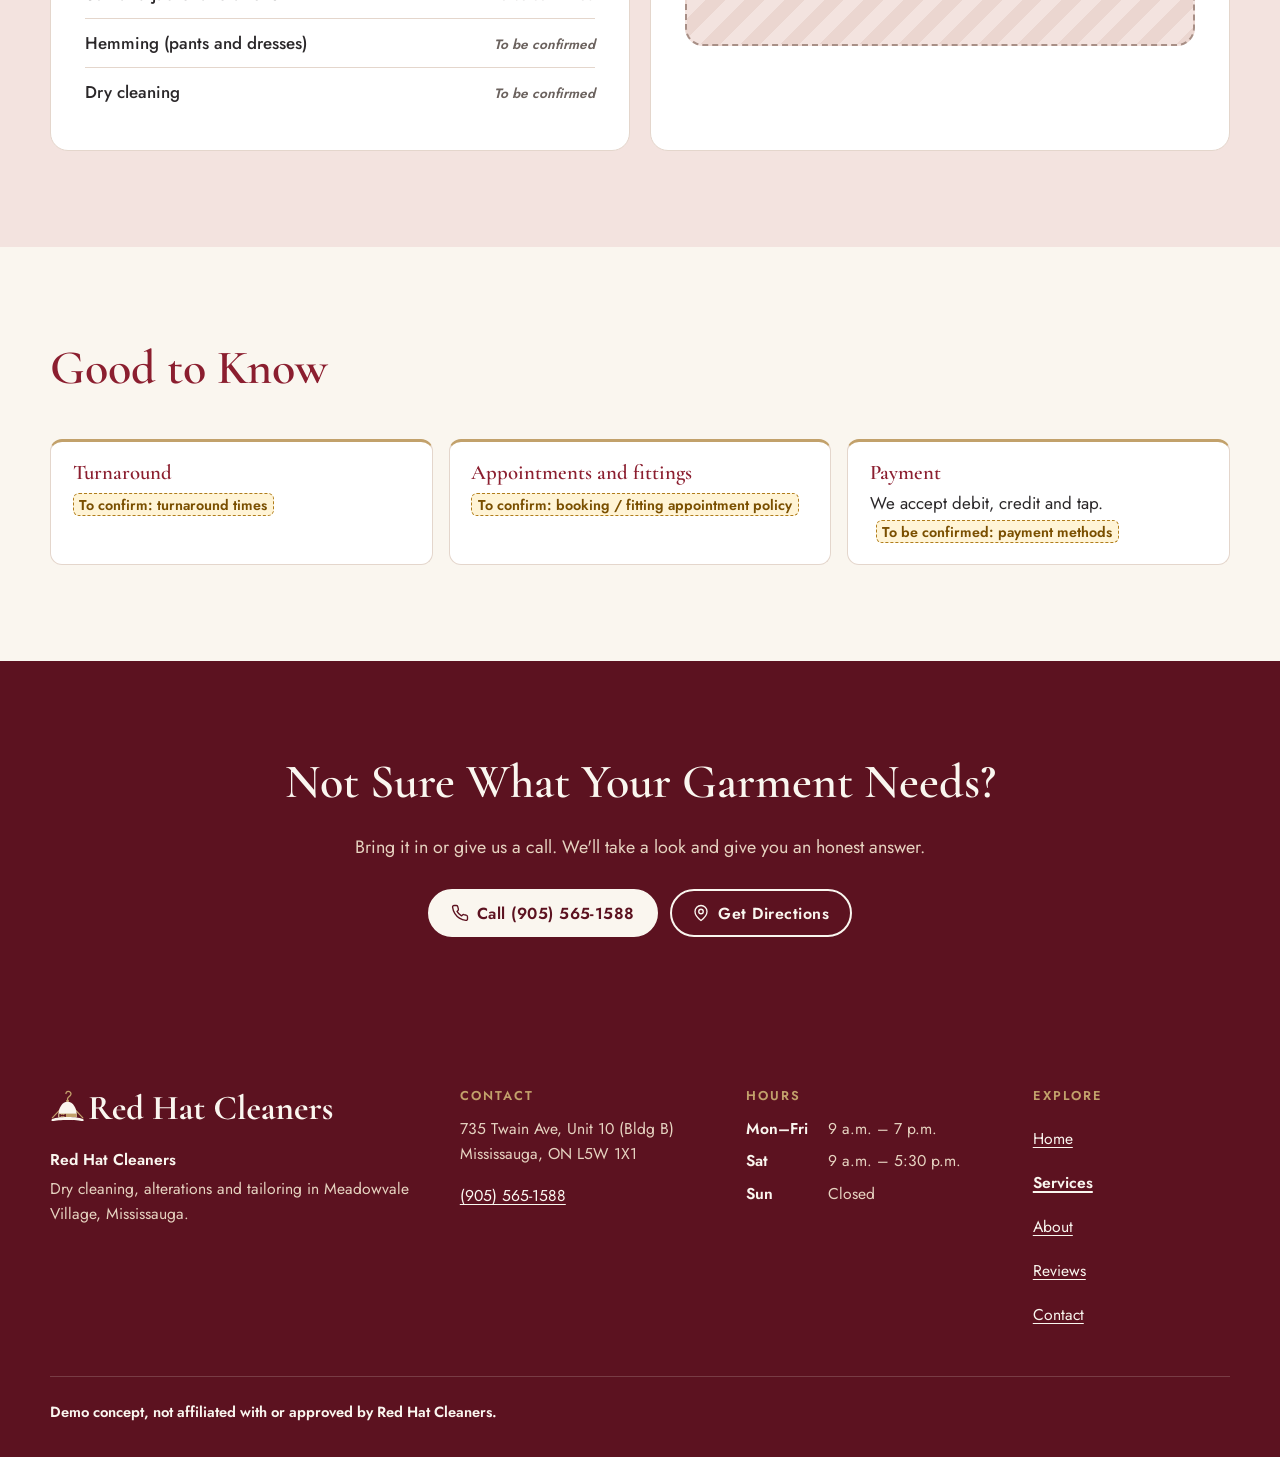
<file: services.html>
<!DOCTYPE html>
<html lang="en-CA">
<head>
  <meta charset="utf-8">
  <meta name="viewport" content="width=device-width, initial-scale=1, viewport-fit=cover">
  <title>Alterations &amp; Dry Cleaning Services Mississauga | Red Hat (demo concept)</title>
  <meta name="description" content="Demo concept website for Red Hat Cleaners, a dry cleaner and alterations shop in Mississauga — not the official site. Sample services, to be confirmed.">
  <meta property="og:type" content="website">
  <meta property="og:site_name" content="Red Hat Cleaners (demo concept)">
  <meta property="og:locale" content="en_CA">
  <meta property="og:title" content="Alterations &amp; Dry Cleaning Services Mississauga | Red Hat (demo concept)">
  <meta property="og:description" content="Demo concept website for Red Hat Cleaners, a dry cleaner and alterations shop in Mississauga — not the official site. Sample services, to be confirmed.">
  <meta property="og:url" content="https://mikelagumbay22.github.io/red-hat-cleaners-demo/services.html">
  <meta property="og:image" content="https://mikelagumbay22.github.io/red-hat-cleaners-demo/img/og-image.jpg">
  <meta property="og:image:type" content="image/jpeg">
  <meta property="og:image:width" content="1200">
  <meta property="og:image:height" content="630">
  <meta property="og:image:alt" content="Demo concept, not the official site. Bright tailoring studio with an ivory silk gown on a dress form and a rack of garments in clear covers (illustrative image, not a photo of the shop)">
  <meta name="twitter:card" content="summary_large_image">
  <meta name="twitter:title" content="Alterations &amp; Dry Cleaning Services Mississauga | Red Hat (demo concept)">
  <meta name="twitter:description" content="Demo concept website for Red Hat Cleaners, a dry cleaner and alterations shop in Mississauga — not the official site. Sample services, to be confirmed.">
  <meta name="twitter:image" content="https://mikelagumbay22.github.io/red-hat-cleaners-demo/img/og-image.jpg">
  <meta name="twitter:image:alt" content="Demo concept, not the official site. Bright tailoring studio with an ivory silk gown on a dress form and a rack of garments in clear covers (illustrative image, not a photo of the shop)">
  <meta name="robots" content="noindex, nofollow">
  <meta name="theme-color" content="#8B1E2F">
  <link rel="preload" href="fonts/cormorantgaramond-700-latin.woff2" as="font" type="font/woff2" crossorigin>
  <link rel="preload" href="fonts/cormorantgaramond-600-latin.woff2" as="font" type="font/woff2" crossorigin>
  <link rel="preload" href="fonts/jost-400-latin.woff2" as="font" type="font/woff2" crossorigin>
  <link rel="preload" href="fonts/jost-500-latin.woff2" as="font" type="font/woff2" crossorigin>
  <link rel="preload" href="fonts/jost-600-latin.woff2" as="font" type="font/woff2" crossorigin>
  <link rel="stylesheet" href="css/site.css?v=ac2e7f88">
  <link rel="icon" href="img/favicon.ico" sizes="any">
  <link rel="icon" type="image/png" sizes="512x512" href="img/favicon-512.png">
  <link rel="apple-touch-icon" href="img/apple-touch-icon.png">
</head>
<body class="page-services">
<aside class="demo-banner" aria-label="Demo notice">
  <p class="container">Demo concept — not an official website of Red Hat Cleaners, and not yet approved by the business.</p>
</aside>
<a class="skip-link" href="#main">Skip to content</a>
<header class="site-header">
  <div class="container header-inner">
    <a class="brand" href="index.html">
      <img src="img/logo-compact.svg" alt="Red Hat Cleaners, home" width="977" height="117">
    </a>

    <nav class="site-nav desktop-nav" aria-label="Main">
      <ul>
        <li><a href="index.html">Home</a></li>
        <li><a href="services.html" aria-current="page">Services</a></li>
        <li><a href="about.html">About</a></li>
        <li><a href="reviews.html">Reviews</a></li>
        <li><a href="contact.html">Contact</a></li>
      </ul>
    </nav>

    <div class="header-actions">
      <a class="btn btn--primary btn--sm header-cta" href="tel:+19055651588" aria-label="Call (905) 565-1588"><svg viewBox="0 0 24 24" fill="none" stroke="currentColor" stroke-width="1.8" stroke-linecap="round" stroke-linejoin="round" aria-hidden="true" focusable="false"><path d="M22 16.9v3a2 2 0 0 1-2.2 2 19.8 19.8 0 0 1-8.6-3.1 19.5 19.5 0 0 1-6-6A19.8 19.8 0 0 1 2.1 4.2 2 2 0 0 1 4.1 2h3a2 2 0 0 1 2 1.7c.1 1 .4 1.9.7 2.8a2 2 0 0 1-.5 2.1L8 9.9a16 16 0 0 0 6 6l1.3-1.3a2 2 0 0 1 2.1-.4c.9.3 1.8.6 2.8.7a2 2 0 0 1 1.7 2z"/></svg><span class="header-cta__short">Call</span><span class="header-cta__long">Call (905) 565-1588</span></a>
      <button type="button" class="menu-toggle" id="menu-toggle" aria-controls="mobile-nav" aria-expanded="false" data-label-closed="Menu" data-label-open="Close">
        <span class="menu-toggle__icon" aria-hidden="true"><svg viewBox="0 0 24 24" fill="none" stroke="currentColor" stroke-width="1.8" stroke-linecap="round" stroke-linejoin="round" aria-hidden="true" focusable="false"><path d="M4 7h16M4 12h16M4 17h16"/></svg></span>
        <span class="menu-toggle__label">Menu</span>
      </button>
    </div>
  </div>

  <div class="mobile-nav" id="mobile-nav" hidden>
    <nav aria-label="Mobile">
      <ul>
        <li><a href="index.html">Home</a></li>
        <li><a href="services.html" aria-current="page">Services</a></li>
        <li><a href="about.html">About</a></li>
        <li><a href="reviews.html">Reviews</a></li>
        <li><a href="contact.html">Contact</a></li>
        <li><a class="mobile-nav__cta" href="tel:+19055651588"><svg viewBox="0 0 24 24" fill="none" stroke="currentColor" stroke-width="1.8" stroke-linecap="round" stroke-linejoin="round" aria-hidden="true" focusable="false"><path d="M22 16.9v3a2 2 0 0 1-2.2 2 19.8 19.8 0 0 1-8.6-3.1 19.5 19.5 0 0 1-6-6A19.8 19.8 0 0 1 2.1 4.2 2 2 0 0 1 4.1 2h3a2 2 0 0 1 2 1.7c.1 1 .4 1.9.7 2.8a2 2 0 0 1-.5 2.1L8 9.9a16 16 0 0 0 6 6l1.3-1.3a2 2 0 0 1 2.1-.4c.9.3 1.8.6 2.8.7a2 2 0 0 1 1.7 2z"/></svg>Call (905) 565-1588</a></li>
      </ul>
    </nav>
  </div>
</header>
<main id="main">

<section class="page-hero section" aria-labelledby="services-title">
  <div class="container section-head section-head--center">
    <p class="eyebrow">Services</p>
    <h1 id="services-title">Alterations, Tailoring and Dry Cleaning</h1>
    <p class="lead">Skilled hands, careful work and honest advice, for your everyday clothes and your most important outfits.</p>
    <div class="sample-box" role="note" aria-label="About this service list">
      <p class="sample-box__title">Sample services, to be confirmed</p>
      <p class="sample-box__text">This list comes from public listings and customer reviews and still needs to be confirmed by the shop. No prices are shown. Call <a href="tel:+19055651588">(905) 565-1588</a> to ask about your garment.</p>
    </div>
  </div>
</section>
<section class="section section--alt section--tight" id="bridal" aria-labelledby="bridal-title">
  <div class="container bridal">
    <div>
      <p class="eyebrow">Bridal &amp; South Asian Alterations</p>
      <div class="section-head section-head--row section-head--tight">
        <h2 id="bridal-title">For Brides, Bridal Parties and Families</h2>
      </div>
      <p class="lead">Your wedding outfit deserves a fit you&#39;ll feel good in all day. Our seamstress is experienced with both western and South Asian bridal wear, and customers trust her with the pieces that matter most.</p>
      <ul class="check-list">
        <li><span class="tick"><svg viewBox="0 0 24 24" fill="none" stroke="currentColor" stroke-width="2.2" stroke-linecap="round" stroke-linejoin="round" aria-hidden="true" focusable="false"><path d="m5 12.5 4.5 4.5L19 7.5"/></svg></span><span><strong>Wedding gown alterations:</strong> fitting, hemming and adjustments so your gown fits the way it should.</span></li>
        <li><span class="tick"><svg viewBox="0 0 24 24" fill="none" stroke="currentColor" stroke-width="2.2" stroke-linecap="round" stroke-linejoin="round" aria-hidden="true" focusable="false"><path d="m5 12.5 4.5 4.5L19 7.5"/></svg></span><span><strong>Wedding gown cleaning:</strong> careful cleaning for your gown before or after the big day.</span></li>
        <li><span class="tick"><svg viewBox="0 0 24 24" fill="none" stroke="currentColor" stroke-width="2.2" stroke-linecap="round" stroke-linejoin="round" aria-hidden="true" focusable="false"><path d="m5 12.5 4.5 4.5L19 7.5"/></svg></span><span><strong>Lehengas:</strong> alterations for lehengas and other South Asian outfits.</span></li>
        <li><span class="tick"><svg viewBox="0 0 24 24" fill="none" stroke="currentColor" stroke-width="2.2" stroke-linecap="round" stroke-linejoin="round" aria-hidden="true" focusable="false"><path d="m5 12.5 4.5 4.5L19 7.5"/></svg></span><span><strong>Bridal blouses:</strong> fitting and adjustments for bridal blouses.</span></li>
        <li><span class="tick"><svg viewBox="0 0 24 24" fill="none" stroke="currentColor" stroke-width="2.2" stroke-linecap="round" stroke-linejoin="round" aria-hidden="true" focusable="false"><path d="m5 12.5 4.5 4.5L19 7.5"/></svg></span><span><strong>Indian suits:</strong> alterations for Indian suits for the wedding, the family and every celebration.</span></li>
      </ul>
      <figure class="quote quote--inline">
  <blockquote><p>“She is very skilled and able to do alterations for Indian and western gowns and clothing.”</p></blockquote>
  <figcaption><span class="quote__name">Seema v</span><span class="quote__src">Google, 2023</span></figcaption>
</figure><p class="planning"><em>Planning ahead:</em> <mark class="ph-inline">To confirm: bridal fitting timeline advice</mark></p>
      <a class="btn btn--primary" href="tel:+19055651588"><svg viewBox="0 0 24 24" fill="none" stroke="currentColor" stroke-width="1.8" stroke-linecap="round" stroke-linejoin="round" aria-hidden="true" focusable="false"><path d="M22 16.9v3a2 2 0 0 1-2.2 2 19.8 19.8 0 0 1-8.6-3.1 19.5 19.5 0 0 1-6-6A19.8 19.8 0 0 1 2.1 4.2 2 2 0 0 1 4.1 2h3a2 2 0 0 1 2 1.7c.1 1 .4 1.9.7 2.8a2 2 0 0 1-.5 2.1L8 9.9a16 16 0 0 0 6 6l1.3-1.3a2 2 0 0 1 2.1-.4c.9.3 1.8.6 2.8.7a2 2 0 0 1 1.7 2z"/></svg>Call to Talk About Your Outfit<span class="visually-hidden">, (905) 565-1588</span></a>
    </div>
    <div class="bridal__media">
      <div class="media "><span class="ph-badge image-badge">Illustrative image, not a photo of the shop</span>
  <img src="img/service-bridal-gown-800.webp" srcset="img/service-bridal-gown-480.webp 480w, img/service-bridal-gown-800.webp 800w, img/service-bridal-gown-1200.webp 1200w, img/service-bridal-gown-1456.webp 1456w" sizes="(min-width: 900px) 260px, 46vw" width="1456" height="1088" alt="Ivory lace wedding gown on a dress form, pinned at the waist for alterations, with a tape measure over the shoulder" loading="lazy" decoding="async">
</div>
      <div class="media "><span class="ph-badge image-badge">Illustrative image, not a photo of the shop</span>
  <img src="img/service-south-asian-bridal-800.webp" srcset="img/service-south-asian-bridal-480.webp 480w, img/service-south-asian-bridal-800.webp 800w" sizes="(min-width: 900px) 260px, 46vw" width="1200" height="897" alt="Close-up of a red and maroon bridal lehenga with gold embroidery, paisley motifs and a scalloped border" loading="lazy" decoding="async">
</div>
    </div>
  </div>
</section>

<section class="section" aria-label="Alterations, hemming and dry cleaning">
  <div class="container service-rows">
    <div class="service-row" id="alterations">
      <div class="service-row__media"><div class="media "><span class="ph-badge image-badge">Illustrative image, not a photo of the shop</span>
  <img src="img/service-tailoring-800.webp" srcset="img/service-tailoring-480.webp 480w, img/service-tailoring-800.webp 800w, img/service-tailoring-1200.webp 1200w, img/service-tailoring-1456.webp 1456w" sizes="(min-width: 900px) 560px, 92vw" width="1456" height="1088" alt="Hand guiding garnet fabric through a sewing machine beside a pincushion, tape measure and brass scissors" loading="lazy" decoding="async">
</div></div>
      <div>
        <div class="section-head section-head--row section-head--tight">
          <h2 id="alterations-title">Alterations &amp; Tailoring</h2>
          <span class="tag">Sample services, to be confirmed</span>
        </div>
        <p class="lead">Clothes that fit you properly, adjusted with care.</p>
        <ul class="chips" aria-label="Garments we alter"><li>Dresses</li><li>Suits</li><li>Pants</li><li>Jackets</li><li>School uniforms</li><li>Abayas</li><li>Indian suits</li>
        </ul>
        <div class="hem-card" id="hemming">
          <h3>Hemming</h3>
          <p>Pants, dresses and more, hemmed to the length you want.</p>
        </div>
      </div>
    </div>
    <div class="service-row service-row--flip" id="dry-cleaning">
      <div class="service-row__media"><div class="media "><span class="ph-badge image-badge">Illustrative image, not a photo of the shop</span>
  <img src="img/service-dry-cleaning-800.webp" srcset="img/service-dry-cleaning-480.webp 480w, img/service-dry-cleaning-800.webp 800w, img/service-dry-cleaning-1200.webp 1200w, img/service-dry-cleaning-1456.webp 1456w" sizes="(min-width: 900px) 560px, 92vw" width="1456" height="1088" alt="Freshly cleaned shirts, a jacket and a garnet dress hanging in clear garment bags on wooden hangers" loading="lazy" decoding="async">
</div></div>
      <div>
        <div class="section-head section-head--row section-head--tight">
          <h2>Dry Cleaning</h2>
          <span class="tag">Sample services, to be confirmed</span>
        </div>
        <p class="lead">Everyday dry cleaning for the garments you wear most, handled with the same care as our alterations.</p>
        <a class="text-link" href="tel:+19055651588">Call (905) 565-1588<svg viewBox="0 0 24 24" fill="none" stroke="currentColor" stroke-width="1.8" stroke-linecap="round" stroke-linejoin="round" aria-hidden="true" focusable="false"><path d="M5 12h14M13 6l6 6-6 6"/></svg></a>
      </div>
    </div>
  </div>
</section>

<section class="section section--alt section--tight" aria-label="Price guide and before and after gallery">
  <div class="container split-2">
    <div class="card price-card" id="prices">
      <h2 class="h3"><svg viewBox="0 0 24 24" fill="none" stroke="currentColor" stroke-width="1.8" stroke-linecap="round" stroke-linejoin="round" aria-hidden="true" focusable="false"><rect x="2.5" y="5" width="19" height="14" rx="2"/><path d="M2.5 10h19M6 15h4"/></svg>Price Guide</h2><p><mark class="ph-inline">To confirm: price guide</mark></p>
      <table class="price-table">
        <caption>Sample price guide, to be confirmed</caption>
        <thead><tr><th scope="col">Service</th><th scope="col">Price</th></tr></thead>
        <tbody>
          <tr><th scope="row">Wedding gown alterations</th><td><span class="tbc">To be confirmed</span></td></tr>
          <tr><th scope="row">Lehenga and bridal blouse alterations</th><td><span class="tbc">To be confirmed</span></td></tr>
          <tr><th scope="row">Indian suit alterations</th><td><span class="tbc">To be confirmed</span></td></tr>
          <tr><th scope="row">Suit and jacket alterations</th><td><span class="tbc">To be confirmed</span></td></tr>
          <tr><th scope="row">Hemming (pants and dresses)</th><td><span class="tbc">To be confirmed</span></td></tr>
          <tr><th scope="row">Dry cleaning</th><td><span class="tbc">To be confirmed</span></td></tr>
        </tbody>
      </table>
    </div>
    <div class="card" id="gallery">
      <h2 class="h3"><svg viewBox="0 0 24 24" fill="none" stroke="currentColor" stroke-width="1.5" stroke-linecap="round" stroke-linejoin="round" aria-hidden="true" focusable="false"><rect x="3" y="3" width="18" height="18" rx="3"/><circle cx="9" cy="9" r="2"/><path d="m21 15-5-5L5 21"/></svg>Before &amp; After</h2>
      <p>See the difference a careful alteration makes.</p>
      <div class="gallery-media"><div class="media  media--placeholder">
  <div class="ph-label" role="img" aria-label="Placeholder: Before &amp; after photos"><svg viewBox="0 0 24 24" fill="none" stroke="currentColor" stroke-width="1.5" stroke-linecap="round" stroke-linejoin="round" aria-hidden="true" focusable="false"><rect x="3" y="3" width="18" height="18" rx="3"/><circle cx="9" cy="9" r="2"/><path d="m21 15-5-5L5 21"/></svg><strong>Before &amp; after photos</strong><span><mark class="ph-inline">To confirm: before &amp; after gallery</mark></span></div>
</div></div>
    </div>
  </div>
</section>

<section class="section" aria-labelledby="gtk-title">
  <div class="container">
    <div class="section-head">
      <h2 id="gtk-title">Good to Know</h2>
    </div>
    <ul class="info-grid info-grid--3">
      <li class="info-card"><h3>Turnaround</h3><p><mark class="ph-inline">To confirm: turnaround times</mark></p></li>
      <li class="info-card"><h3>Appointments and fittings</h3><p><mark class="ph-inline">To confirm: booking / fitting appointment policy</mark></p></li>
      <li class="info-card"><h3>Payment</h3><p>We accept debit, credit and tap. <span class="ph-confirm"><mark class="ph-inline">To be confirmed: payment methods</mark></span></p></li>
    </ul>
  </div>
</section>

<section class="section cta-band" aria-labelledby="services-cta-title">
  <div class="container">
    <h2 id="services-cta-title">Not Sure What Your Garment Needs?</h2>
    <p>Bring it in or give us a call. We&#39;ll take a look and give you an honest answer.</p>
    <div class="btn-row">
      <a class="btn btn--primary" href="tel:+19055651588"><svg viewBox="0 0 24 24" fill="none" stroke="currentColor" stroke-width="1.8" stroke-linecap="round" stroke-linejoin="round" aria-hidden="true" focusable="false"><path d="M22 16.9v3a2 2 0 0 1-2.2 2 19.8 19.8 0 0 1-8.6-3.1 19.5 19.5 0 0 1-6-6A19.8 19.8 0 0 1 2.1 4.2 2 2 0 0 1 4.1 2h3a2 2 0 0 1 2 1.7c.1 1 .4 1.9.7 2.8a2 2 0 0 1-.5 2.1L8 9.9a16 16 0 0 0 6 6l1.3-1.3a2 2 0 0 1 2.1-.4c.9.3 1.8.6 2.8.7a2 2 0 0 1 1.7 2z"/></svg>Call (905) 565-1588</a>
      <a class="btn btn--outline-light" href="contact.html"><svg viewBox="0 0 24 24" fill="none" stroke="currentColor" stroke-width="1.8" stroke-linecap="round" stroke-linejoin="round" aria-hidden="true" focusable="false"><path d="M20 10c0 6-8 12-8 12S4 16 4 10a8 8 0 0 1 16 0z"/><circle cx="12" cy="10" r="3"/></svg>Get Directions</a>
    </div>
  </div>
</section>

</main>
<footer class="site-footer">
  <div class="container">
    <div class="footer-grid">
      <div class="footer-brand">
        <a class="brand" href="index.html"><img src="img/logo-compact-reversed.svg" alt="Red Hat Cleaners, home" width="977" height="117" loading="eager" decoding="async">
        </a>
        <p class="footer-name">Red Hat Cleaners</p>
        <p>Dry cleaning, alterations and tailoring in Meadowvale Village, Mississauga.</p>
      </div>
      <div>
        <h2>Contact</h2>
        <ul>
          <li>735 Twain Ave, Unit 10 (Bldg B)<br>Mississauga, ON L5W 1X1</li>
          <li><a href="tel:+19055651588">(905) 565-1588</a></li>
        </ul>
      </div>
      <div>
        <h2>Hours</h2>
        <ul>
          <li><span class="footer-day">Mon–Fri</span> 9 a.m. – 7 p.m.</li>
          <li><span class="footer-day">Sat</span> 9 a.m. – 5:30 p.m.</li>
          <li><span class="footer-day">Sun</span> Closed</li>
        </ul>
      </div>
      <div>
        <h2>Explore</h2>
        <ul class="footer-nav">
          <li><a href="index.html">Home</a></li>
          <li><a href="services.html" aria-current="page">Services</a></li>
          <li><a href="about.html">About</a></li>
          <li><a href="reviews.html">Reviews</a></li>
          <li><a href="contact.html">Contact</a></li>
        </ul>
      </div>
    </div>
    <div class="footer-bottom">
      <p class="footer-legal">Demo concept, not affiliated with or approved by Red Hat Cleaners.</p>
    </div>
  </div>
</footer>

<nav class="mobile-callbar" aria-label="Quick actions">
  <a class="btn btn--primary" href="tel:+19055651588" aria-label="Call (905) 565-1588"><svg viewBox="0 0 24 24" fill="none" stroke="currentColor" stroke-width="1.8" stroke-linecap="round" stroke-linejoin="round" aria-hidden="true" focusable="false"><path d="M22 16.9v3a2 2 0 0 1-2.2 2 19.8 19.8 0 0 1-8.6-3.1 19.5 19.5 0 0 1-6-6A19.8 19.8 0 0 1 2.1 4.2 2 2 0 0 1 4.1 2h3a2 2 0 0 1 2 1.7c.1 1 .4 1.9.7 2.8a2 2 0 0 1-.5 2.1L8 9.9a16 16 0 0 0 6 6l1.3-1.3a2 2 0 0 1 2.1-.4c.9.3 1.8.6 2.8.7a2 2 0 0 1 1.7 2z"/></svg>Call</a>
  <a class="btn btn--ghost" href="https://www.google.com/maps/dir/?api=1&amp;destination=Red%20Hat%20Cleaners%2C%20735%20Twain%20Ave%2C%20Unit%2010%2C%20Mississauga%2C%20ON%20L5W%201X1&amp;destination_place_id=ChIJW2HWTPc_K4gRUzwf7-40ByU" target="_blank" rel="noopener"><svg viewBox="0 0 24 24" fill="none" stroke="currentColor" stroke-width="1.8" stroke-linecap="round" stroke-linejoin="round" aria-hidden="true" focusable="false"><path d="M20 10c0 6-8 12-8 12S4 16 4 10a8 8 0 0 1 16 0z"/><circle cx="12" cy="10" r="3"/></svg>Directions<span class="visually-hidden"> (opens Google Maps in a new tab)</span></a>
  <a class="btn btn--ghost" href="services.html"><svg viewBox="0 0 24 24" fill="none" stroke="currentColor" stroke-width="1.8" stroke-linecap="round" stroke-linejoin="round" aria-hidden="true" focusable="false"><path d="M19.5 4.5 6 18"/><ellipse cx="19" cy="5" rx="1.6" ry="2.6" transform="rotate(45 19 5)"/><path d="M6 18c-2 1-3 2.5-2 3.5s3-.5 4.5-2.5c1.5-2 4-2 5 .5"/></svg>Services</a>
</nav>
<script src="js/site.js?v=ac2e7f88" defer></script>
</body>
</html>
</file>
<file: css/site.css>
@font-face { font-family: "Cormorant Garamond"; font-style: normal; font-weight: 600; font-display: swap; src: url("../fonts/cormorantgaramond-600-latin.woff2") format("woff2"); }
@font-face { font-family: "Cormorant Garamond"; font-style: normal; font-weight: 700; font-display: swap; src: url("../fonts/cormorantgaramond-700-latin.woff2") format("woff2"); }
@font-face { font-family: "Cormorant Garamond"; font-style: italic; font-weight: 500; font-display: swap; src: url("../fonts/cormorantgaramond-500i-latin.woff2") format("woff2"); }
@font-face { font-family: "Jost"; font-style: normal; font-weight: 400; font-display: swap; src: url("../fonts/jost-400-latin.woff2") format("woff2"); }
@font-face { font-family: "Jost"; font-style: normal; font-weight: 500; font-display: swap; src: url("../fonts/jost-500-latin.woff2") format("woff2"); }
@font-face { font-family: "Jost"; font-style: normal; font-weight: 600; font-display: swap; src: url("../fonts/jost-600-latin.woff2") format("woff2"); }

@font-face { font-family: "Cormorant Fallback"; font-weight: 100 649; src: local("Times New Roman Bold"), local("TimesNewRomanPS-BoldMT"), local("Liberation Serif Bold"), local("LiberationSerif-Bold"), local("Tinos Bold"); size-adjust: 91.3%; ascent-override: 101.3%; descent-override: 31.5%; line-gap-override: 0%; }
@font-face { font-family: "Cormorant Fallback"; font-weight: 650 900; src: local("Times New Roman Bold"), local("TimesNewRomanPS-BoldMT"), local("Liberation Serif Bold"), local("LiberationSerif-Bold"), local("Tinos Bold"); size-adjust: 91.6%; ascent-override: 100.9%; descent-override: 31.3%; line-gap-override: 0%; }
@font-face { font-family: "Cormorant Fallback"; font-style: italic; font-weight: 100 900; src: local("Times New Roman Italic"), local("TimesNewRomanPS-ItalicMT"), local("Liberation Serif Italic"), local("LiberationSerif-Italic"), local("Tinos Italic"); size-adjust: 87.9%; ascent-override: 105.1%; descent-override: 32.6%; line-gap-override: 0%; }
@font-face { font-family: "Cormorant Fallback Noto"; font-weight: 100 649; src: local("Noto Serif SemiBold"), local("NotoSerif-SemiBold"), local("Noto Serif Bold"), local("NotoSerif-Bold"); size-adjust: 80.6%; ascent-override: 114.6%; descent-override: 35.6%; line-gap-override: 0%; }
@font-face { font-family: "Cormorant Fallback Noto"; font-weight: 650 900; src: local("Noto Serif Bold"), local("NotoSerif-Bold"); size-adjust: 79.3%; ascent-override: 116.6%; descent-override: 36.2%; line-gap-override: 0%; }
@font-face { font-family: "Jost Fallback"; font-weight: 100 449; src: local("Arial"), local("ArialMT"), local("Liberation Sans"), local("Arimo"); size-adjust: 96.2%; ascent-override: 111.3%; descent-override: 39%; line-gap-override: 0%; }
@font-face { font-family: "Jost Fallback"; font-weight: 450 549; src: local("Arial"), local("ArialMT"), local("Liberation Sans"), local("Arimo"); size-adjust: 100%; ascent-override: 107%; descent-override: 37.5%; line-gap-override: 0%; }
@font-face { font-family: "Jost Fallback"; font-weight: 550 900; src: local("Arial Bold"), local("Arial-BoldMT"), local("Liberation Sans Bold"), local("LiberationSans-Bold"), local("Arimo Bold"); size-adjust: 96.3%; ascent-override: 111.1%; descent-override: 39%; line-gap-override: 0%; }
@font-face { font-family: "Jost Fallback Roboto"; font-weight: 100 449; src: local("Roboto"), local("Roboto-Regular"); size-adjust: 97.6%; ascent-override: 109.6%; descent-override: 38.4%; line-gap-override: 0%; }
@font-face { font-family: "Jost Fallback Roboto"; font-weight: 450 549; src: local("Roboto Medium"), local("Roboto-Medium"); size-adjust: 100.5%; ascent-override: 106.4%; descent-override: 37.3%; line-gap-override: 0%; }
@font-face { font-family: "Jost Fallback Roboto"; font-weight: 550 900; src: local("Roboto Bold"), local("Roboto-Bold"); size-adjust: 102.8%; ascent-override: 104.1%; descent-override: 36.5%; line-gap-override: 0%; }

:root {

  --rh-garnet:      #8B1E2F;
  --rh-garnet-deep: #5C1220;
  --rh-charcoal:    #2A2729;
  --rh-gold:        #C2A16B;
  --rh-gold-text:   #7A5E30;
  --rh-blush:       #F3E3DF;
  --rh-ivory:       #FAF6EF;
  --rh-taupe:       #6B625E;
  --rh-champagne:   #E6D3C0;
  --rh-white:       #FFFFFF;

  --color-ink:          var(--rh-charcoal);
  --color-white:        var(--rh-white);
  --color-bg:           var(--rh-ivory);
  --color-text:         var(--rh-charcoal);
  --color-heading:      var(--rh-garnet);
  --color-text-muted:   var(--rh-taupe);
  --color-surface:      var(--rh-white);
  --color-surface-alt:  var(--rh-blush);
  --color-line:         #E4D6CC;
  --color-primary:      var(--rh-garnet);
  --color-primary-dark: var(--rh-garnet-deep);
  --color-on-primary:   var(--rh-ivory);
  --color-link:         var(--rh-garnet);
  --color-link-hover:   var(--rh-garnet-deep);
  --color-accent-text:  var(--rh-gold-text);
  --color-accent-line:  var(--rh-gold);
  --color-icon:         var(--rh-garnet);
  --color-icon-bg:      var(--rh-blush);
  --color-star:         var(--rh-gold-text);
  --color-focus:        var(--rh-garnet);
  --color-focus-on-dark: var(--rh-gold);
  --color-dark:         var(--rh-garnet-deep);
  --color-nav:          var(--rh-charcoal);
  --color-band:         var(--rh-garnet-deep);
  --color-band-ink:     var(--rh-ivory);
  --color-band-muted:   var(--rh-champagne);
  --color-footer-bg:    var(--rh-garnet-deep);
  --color-footer-ink:   var(--rh-ivory);
  --color-footer-muted: var(--rh-champagne);
  --color-footer-head:  var(--rh-gold);
  --color-banner-bg:    var(--rh-charcoal);
  --color-banner-ink:   var(--rh-ivory);

  --font-display: "Cormorant Garamond", "Cormorant Fallback", "Cormorant Fallback Noto", Garamond, "Times New Roman", serif;
  --font-body:    "Jost", "Jost Fallback", "Jost Fallback Roboto", "Century Gothic", system-ui, -apple-system, "Segoe UI", sans-serif;
  --fw-display: 600;
  --fw-display-sub: 600;
  --fw-display-heavy: 700;
  --fw-body: 400;
  --fw-body-strong: 600;

  --radius-sm: 6px;
  --radius-md: 12px;
  --radius-lg: 18px;
  --radius-btn: 999px;
  --shadow-soft: 0 1px 2px rgba(42, 39, 41, .05), 0 14px 32px -16px rgba(92, 18, 32, .28);
  --container: 1180px;
  --logo-height: 44px;
}

*, *::before, *::after { box-sizing: border-box; }
html { -webkit-text-size-adjust: 100%; scroll-behavior: smooth; scroll-padding-top: 96px; }

@media (max-width: 899.98px) { html { scroll-padding-bottom: calc(84px + env(safe-area-inset-bottom, 0px)); } }
@media (prefers-reduced-motion: reduce) { html { scroll-behavior: auto; } * { transition: none !important; } }
body {
  margin: 0; font-family: var(--font-body); font-weight: var(--fw-body, 400);
  font-size: 1.0625rem; line-height: 1.6; color: var(--color-text); background: var(--color-bg);
  text-rendering: optimizeLegibility; -webkit-font-smoothing: antialiased;
}
img { max-width: 100%; height: auto; display: block; }
a { color: var(--color-link); text-underline-offset: .2em; }
a:hover { color: var(--color-link-hover); }
:focus-visible { outline: 3px solid var(--color-focus); outline-offset: 3px; border-radius: 4px; }
.site-footer :focus-visible, .demo-banner :focus-visible, .cta-band :focus-visible { outline-color: var(--color-focus-on-dark); }

h1, h2, h3 { font-family: var(--font-display); font-weight: var(--fw-display, 600); line-height: 1.08; letter-spacing: 0; margin: 0 0 .5em; color: var(--color-heading); font-variant-numeric: lining-nums; text-wrap: balance; }
h1 { font-size: clamp(2.6rem, 7.2vw, 4.25rem); font-weight: var(--fw-display-heavy, 700); }
h2 { font-size: clamp(2.1rem, 5vw, 3rem); }
h3 { font-size: 1.65rem; line-height: 1.15; }
.h3 { font-family: var(--font-display); font-size: 1.75rem; font-weight: var(--fw-display-sub, 600); line-height: 1.15; margin: 0 0 .75rem; color: var(--color-heading); text-transform: none; font-variant-numeric: lining-nums; }
p { margin: 0 0 1em; }
.lead { font-size: 1.16rem; color: var(--color-text); }
.muted { color: var(--color-text-muted); }

.container { width: min(100% - 2.5rem, var(--container)); margin-inline: auto; }
.section { padding-block: clamp(3.25rem, 8vw, 6rem); }
.section--alt { background: var(--color-surface-alt); }
.section--tight { padding-top: clamp(2rem, 4vw, 3rem); }
.section--tight-bottom { padding-bottom: clamp(1rem, 3vw, 2rem); }
.section-head { max-width: 46rem; margin-bottom: clamp(1.75rem, 4vw, 2.75rem); }
.section-head--center { margin-inline: auto; text-align: center; }
.section-head--row { max-width: none; display: flex; flex-wrap: wrap; align-items: baseline; justify-content: space-between; gap: .5rem 1.5rem; }
.section-head--row h2 { margin: 0; }
.page-hero { padding-bottom: clamp(2rem, 5vw, 3rem); }
.page-hero .section-head { margin-bottom: 0; }
.eyebrow {
  display: inline-flex; align-items: center; gap: .6rem; margin-bottom: .9rem;
  font-size: .82rem; font-weight: 600; letter-spacing: .14em; text-transform: uppercase; color: var(--color-accent-text);
}
.eyebrow::before { content: ""; width: 1.6rem; height: 2px; background: var(--color-accent-line); }

.hero .eyebrow { color: var(--rh-garnet-deep); }
.btn-row { display: flex; flex-wrap: wrap; gap: .75rem; }
.skip-link { position: absolute; left: -999px; top: .5rem; z-index: 100; background: var(--color-dark); color: var(--color-white); padding: .6rem 1rem; border-radius: var(--radius-sm); font-weight: 600; }
.skip-link:focus { left: .5rem; color: var(--color-white); }
.visually-hidden { position: absolute !important; width: 1px; height: 1px; overflow: hidden; clip: rect(0 0 0 0); white-space: nowrap; }
a[href^="tel:"] { white-space: nowrap; }

.demo-banner { background: var(--color-banner-bg); color: var(--color-banner-ink); font-family: var(--font-body); }
.demo-banner p { margin-block: 0; padding-block: .45rem; text-align: center; font-size: .84rem; line-height: 1.4; font-weight: 600; letter-spacing: .01em; text-wrap: balance; overflow-wrap: anywhere; }

.ph-badge {
  display: inline-block; vertical-align: middle; font: 600 .72rem/1.25 var(--font-body); letter-spacing: .05em; text-transform: uppercase;
  color: #7a4f00; background: #fff4d6; border: 1px dashed #b07d1c; padding: .35rem .6rem; border-radius: 999px; margin: 0 0 .9rem;
}
.ph-inline {
  background: #fff4d6; color: #7a4f00; border: 1px dashed #b07d1c; border-radius: 6px; padding: .05em .4em;
  font: 600 .84em/1.5 var(--font-body); font-style: normal; box-decoration-break: clone; -webkit-box-decoration-break: clone;
}
.media .image-badge {
  position: absolute; right: .75rem; bottom: .75rem; z-index: 2; margin: 0; max-width: calc(100% - 1.5rem);
  text-transform: none; letter-spacing: .01em; font-size: .8rem; border-style: solid; text-align: right;
  box-shadow: 0 2px 8px rgba(42, 39, 41, .22);
}
.sample-note { margin: 1.25rem 0 0; font: 600 .92rem/1.4 var(--font-body); color: var(--color-text-muted); }
.tag { display: inline-block; font-size: .78rem; font-weight: 600; letter-spacing: .08em; text-transform: uppercase; color: #7a4f00; background: #fff4d6; border: 1px dashed #b07d1c; padding: .25rem .6rem; border-radius: 999px; }

.btn {
  display: inline-flex; align-items: center; justify-content: center; gap: .5rem; min-height: 48px;
  padding: .75rem 1.3rem; border-radius: var(--radius-btn); border: 2px solid transparent; font: 600 1rem/1.1 var(--font-body);
  letter-spacing: .03em; text-decoration: none; cursor: pointer; transition: background .2s, color .2s, border-color .2s;
}
.btn svg { width: 18px; height: 18px; flex: none; }
.btn--primary { background: var(--color-primary); color: var(--color-on-primary); border-color: var(--color-primary); }
.btn--primary:hover { background: var(--color-primary-dark); border-color: var(--color-primary-dark); color: var(--color-on-primary); }
.cta-band .btn--primary { background: var(--rh-ivory); border-color: var(--rh-ivory); color: var(--rh-garnet-deep); }
.cta-band .btn--primary:hover { background: var(--rh-gold); border-color: var(--rh-gold); color: var(--rh-garnet-deep); }
.btn--dark { background: var(--color-dark); color: var(--color-white); border-color: var(--color-dark); }
.btn--dark:hover { background: var(--color-ink); color: var(--color-white); }
.btn--ghost { background: var(--color-white); color: var(--color-heading); border-color: var(--color-heading); }
.btn--ghost:hover { background: var(--color-heading); color: var(--color-white); }
.btn--outline-light { background: transparent; color: var(--color-band-ink); border-color: var(--color-band-ink); }
.btn--outline-light:hover { background: var(--color-band-ink); color: var(--rh-garnet-deep); }
.cta-ph { margin: 1.1rem auto 0; font-size: 1rem !important; color: var(--color-band-muted); }
.cta-ph strong { color: var(--color-band-ink); }
.btn--sm { min-height: 44px; padding: .55rem 1rem; font-size: .95rem; }

.site-header { position: sticky; top: 0; z-index: 50; background: color-mix(in srgb, var(--color-bg) 96%, transparent); backdrop-filter: blur(10px); -webkit-backdrop-filter: blur(10px); border-bottom: 1px solid var(--color-line); }
.header-inner { display: flex; align-items: center; justify-content: space-between; gap: 1rem; min-height: 72px; }
.brand { display: inline-flex; align-items: center; text-decoration: none; color: var(--color-heading); min-width: 0; }
.brand img { height: 30px; width: auto; max-width: 100%; }
.brand__text { font-family: var(--font-display); font-size: 1.6rem; font-weight: 700; }
.header-actions { display: flex; align-items: center; gap: .5rem; flex: none; }
.header-cta { display: none; }
.header-cta__long { display: none; }
.site-nav ul { list-style: none; margin: 0; padding: 0; }
.site-nav a { text-decoration: none; color: var(--color-nav); font-weight: 500; font-size: 1rem; letter-spacing: .1em; text-transform: uppercase; padding-block: .6rem; }
.site-nav a:hover { color: var(--color-link); }
.site-nav a[aria-current="page"] { color: var(--color-heading); font-weight: 600; text-decoration: underline; text-decoration-color: var(--color-link); text-underline-offset: .45em; text-decoration-thickness: 3px; }
.desktop-nav { display: none; }
.menu-toggle {
  cursor: pointer; display: inline-flex; align-items: center; gap: .45rem; min-height: 44px; padding: .5rem .9rem;
  border: 2px solid var(--color-heading); border-radius: var(--radius-btn); font: 600 .95rem/1 var(--font-body); background: var(--color-surface); color: var(--color-heading);
}
.menu-toggle__icon, .menu-toggle__icon svg { display: grid; width: 18px; height: 18px; }
.menu-toggle[aria-expanded="true"] { background: var(--color-surface-alt); }
.mobile-nav { border-top: 1px solid var(--color-line); background: var(--color-surface); padding: .5rem 0 1rem; }
.mobile-nav ul { list-style: none; margin: 0; padding: 0 1.25rem; }
.mobile-nav a { display: flex; align-items: center; gap: .5rem; padding: .85rem 1rem; border-radius: var(--radius-sm); text-decoration: none; color: var(--color-nav); font-weight: 500; font-size: 1.05rem; }
.mobile-nav a svg { width: 18px; height: 18px; }
.mobile-nav a:hover { background: var(--color-surface-alt); }
.mobile-nav a[aria-current="page"] { background: var(--color-surface-alt); color: var(--color-heading); font-weight: 600; text-decoration: underline; text-decoration-color: var(--color-link); text-underline-offset: .35em; text-decoration-thickness: 3px; box-shadow: inset 4px 0 0 var(--color-heading); }
.mobile-nav__cta { color: var(--color-link) !important; }

.media { position: relative; overflow: hidden; background: var(--color-surface-alt); width: 100%; }
.media img { width: 100%; height: 100%; object-fit: cover; object-position: var(--focus, 50% 50%); }
.media--placeholder {
  display: grid; place-items: center; text-align: center; color: var(--color-text-muted);
  background: repeating-linear-gradient(135deg, var(--color-surface-alt) 0 14px, #EBD6D0 14px 28px);
  border: 2px dashed #A88F86;
}
.ph-label { display: grid; gap: .45rem; justify-items: center; padding: 1.25rem; max-width: 20rem; font-size: .92rem; line-height: 1.4; background: color-mix(in srgb, var(--color-white) 92%, transparent); border-radius: var(--radius-md); }
.ph-label svg { width: 36px; height: 36px; color: var(--color-text-muted); }
.ph-label strong { font-family: var(--font-display); font-size: 1.4rem; color: var(--color-heading); }

.hero { position: relative; display: flex; flex-direction: column-reverse; background: var(--color-bg); }
.hero__inner { padding-block: clamp(2rem, 6vw, 3rem) 1.5rem; }
.hero__media { width: min(100% - 2.5rem, var(--container)); margin: 0 auto 2.5rem; }
.media--hero { aspect-ratio: 16 / 10; border-radius: var(--radius-lg); }
.media--hero .image-badge { top: .75rem; bottom: auto; }
.hero__copy { max-width: 38rem; }
.hero .lead { max-width: 34rem; }
.trust-line { display: flex; align-items: flex-start; gap: .55rem; margin: 1.25rem 0 0; font-size: .98rem; font-weight: 500; color: var(--color-ink); }
.trust-line svg { color: var(--color-heading); }
.trust-line .ph-inline { margin-left: .25rem; }
.trust-line svg { width: 20px; height: 20px; flex: none; margin-top: .1rem; }

.trust { background: var(--color-dark); color: var(--rh-ivory); }
.trust ul { list-style: none; margin-block: 0; padding: 0; display: grid; }
.trust li { display: flex; align-items: center; gap: .85rem; padding: 1.15rem .25rem; }
.trust li + li { border-top: 1px solid color-mix(in srgb, var(--rh-gold) 35%, transparent); }
.trust__icon { display: grid; place-items: center; width: 44px; height: 44px; border-radius: var(--radius-btn); background: color-mix(in srgb, var(--color-white) 12%, transparent); color: var(--color-white); flex: none; }
.trust__icon svg { width: 22px; height: 22px; }
.trust strong { display: block; font-family: var(--font-display); font-size: 1.5rem; font-weight: 600; line-height: 1.15; font-variant-numeric: lining-nums; }
.trust__icon { color: var(--rh-gold) !important; }
.trust li > span:last-child > span { display: block; color: var(--color-band-muted); font-size: .97rem; }

.card-grid { list-style: none; margin: 0; padding: 0; display: grid; gap: 1.25rem; }
.tile { background: var(--color-surface); border: 1px solid var(--color-line); border-radius: var(--radius-lg); overflow: hidden; display: flex; flex-direction: column; }
.tile__media { aspect-ratio: 4 / 3; }
.tile__body { padding: 1.3rem 1.4rem 1.5rem; display: flex; flex-direction: column; flex: 1; }
.tile__body h3 { display: flex; align-items: center; gap: .6rem; margin-bottom: .45rem; }
.tile__body p { color: var(--color-text); }
.tile__body .text-link { margin-top: auto; }
.tile__icon { display: grid; place-items: center; width: 38px; height: 38px; border-radius: var(--radius-btn); background: var(--color-surface-alt); color: var(--color-icon); flex: none; }
.tile__icon svg { width: 20px; height: 20px; }
.tile__meta { margin: auto 0 0; padding-top: .75rem; border-top: 1px solid var(--color-line); font-size: .98rem; }
.tile--service { scroll-margin-top: 110px; }
.card { background: var(--color-surface); border: 1px solid var(--color-line); border-radius: var(--radius-lg); padding: clamp(1.4rem, 4vw, 2.1rem); }
.card .h3 { display: flex; align-items: center; gap: .6rem; }
.card .h3 svg { width: 24px; height: 24px; color: var(--color-icon); flex: none; }
.icon-card { border-top: 3px solid var(--rh-gold); scroll-margin-top: 110px; }
.icon-card__icon { display: grid; place-items: center; width: 48px; height: 48px; border-radius: var(--radius-btn); background: var(--color-surface-alt); color: var(--color-icon); margin-bottom: 1rem; }
.icon-card__icon svg { width: 24px; height: 24px; }
.icon-card h3 { margin-bottom: .4rem; }
.icon-card p { margin: 0; }
.text-link { display: inline-flex; align-items: center; gap: .4rem; min-height: 44px; font-weight: 700; text-decoration: none; color: var(--color-link); }
.text-link svg, .center-link svg { width: 1.1em; height: 1.1em; }
.text-link:hover { text-decoration: underline; color: var(--color-link-hover); }
.center-link { text-align: center; margin: 1.75rem 0 0; }

.teaser-grid { display: grid; gap: 2.25rem; align-items: center; }
.teaser-media .media { border-radius: var(--radius-lg); aspect-ratio: 4 / 3; }

.stars { position: relative; display: inline-block; font-size: 1.15rem; line-height: 1; letter-spacing: .08em; white-space: nowrap; }
.stars__base { color: #D9C9BE; }
.stars__fill { position: absolute; inset: 0 auto 0 0; width: var(--fill, 100%); overflow: hidden; color: var(--color-star); }
.rating-line { display: inline-flex; flex-wrap: wrap; align-items: center; gap: .4rem .7rem; margin: 0; font-size: 1.05rem; }
.rating-summary { display: inline-flex; flex-direction: column; align-items: center; gap: .35rem; margin: .25rem 0 1rem; }
.rating-summary__score { font-family: var(--font-display); font-size: 4.4rem; font-weight: 700; font-variant-numeric: lining-nums; line-height: 1; color: var(--color-heading); }
.rating-summary .stars { font-size: 1.5rem; }
.quotes { display: grid; gap: 1.25rem; list-style: none; margin: 0; padding: 0; }
.quotes > li { display: flex; }
.quote {
  flex: 1; margin: 0; background: var(--color-surface); border-radius: var(--radius-lg); padding: 1.8rem 1.6rem 1.5rem;
  border: 1px solid var(--color-line); border-left: 4px solid var(--rh-gold); display: flex; flex-direction: column; gap: 1rem;
}
.quote blockquote { margin: 0; font-family: var(--font-display); font-style: italic; font-weight: 500; font-size: 1.65rem; line-height: 1.25; color: var(--color-heading); font-variant-numeric: lining-nums; }
.quote blockquote p { margin: 0; }
.quote figcaption { margin-top: auto; display: grid; gap: .1rem; font-size: .97rem; }
.quote__name { font-weight: 700; color: var(--color-text); }
.quote__name::before { content: "— "; }
.quote__src { color: var(--color-text-muted); }
.home-quote { max-width: 52rem; }
.home-quote__head { display: flex; flex-wrap: wrap; align-items: center; justify-content: space-between; gap: .5rem 1.5rem; margin-bottom: 1.25rem; }
.home-quote__head .eyebrow { margin: 0; }
.quote--featured blockquote { font-size: clamp(1.9rem, 4.6vw, 2.8rem); }
.quote--featured { padding: clamp(1.75rem, 5vw, 2.75rem); }
.more-reviews { display: flex; justify-content: center; align-items: center; flex-wrap: wrap; gap: .5rem; font-weight: 600; }
.more-reviews > svg { color: var(--color-icon); }

.visit-split { display: grid; gap: 2.5rem; align-items: center; }
.visit-slim { max-width: 36rem; }
.visit-grid { display: grid; gap: 1.25rem; }
.hours-table { width: 100%; border-collapse: collapse; }
.hours-table th, .hours-table td { padding: .7rem 0; border-bottom: 1px solid var(--color-line); text-align: left; vertical-align: top; }
.hours-table th { font-weight: 700; color: var(--color-heading); }
.hours-table td { text-align: right; font-variant-numeric: tabular-nums; }
.hours-note { display: block; margin-top: .3rem; font-size: .9rem; }
.hours-table tr:last-child th, .hours-table tr:last-child td { border-bottom: 0; }
.note { font-size: .97rem; color: var(--color-text); margin: 1rem 0 0; }
.addr { line-height: 1.55; }
.finding { font-size: .99rem; }
.contact-list { list-style: none; margin: 1rem 0 1.5rem; padding: 0; display: grid; gap: 1rem; }
.contact-list li { display: grid; grid-template-columns: 40px 1fr; gap: .9rem; align-items: start; }
.ico { width: 40px; height: 40px; border-radius: var(--radius-btn); background: var(--color-surface-alt); color: var(--color-icon); display: grid; place-items: center; flex: none; }
.section--alt .ico { background: var(--color-white); }
.ico svg { width: 18px; height: 18px; }
.contact-list .label { display: block; font-size: .78rem; letter-spacing: .12em; text-transform: uppercase; color: var(--color-text-muted); font-weight: 700; }
.contact-list .value { display: block; font-weight: 600; }
.contact-list .sub { display: block; font-size: .95rem; color: var(--color-text-muted); margin-top: .15rem; }
.contact-list a { color: var(--color-heading); font-weight: 700; text-decoration-color: var(--color-link); text-decoration-thickness: 2px; overflow-wrap: anywhere; }
.map-frame { border-radius: var(--radius-lg); overflow: hidden; border: 1px solid var(--color-line); background: var(--color-surface-alt); aspect-ratio: 4 / 3; box-shadow: var(--shadow-soft); }
.map-frame iframe { display: block; width: 100%; height: 100%; border: 0; }
.info-grid { list-style: none; margin: 0; padding: 0; display: grid; gap: 1rem; }
.info-card { background: var(--color-surface); border: 1px solid var(--color-line); border-top: 3px solid var(--rh-gold); border-radius: var(--radius-md); padding: 1.2rem 1.35rem; }
.section--alt .info-card { background: var(--color-white); }
.info-card h3 { font-size: 1.3rem; margin-bottom: .35rem; }
.info-card p { margin: 0; }
.info-grid--stack { grid-template-columns: 1fr !important; }
.touch-grid { display: grid; gap: 2.5rem; align-items: start; }
.touch-side { display: grid; gap: 1.5rem; }
.contact-media .media { aspect-ratio: 16 / 9; border-radius: var(--radius-lg); }
.demo-form fieldset { border: 0; margin: 0; padding: 0; display: grid; gap: .35rem; }
.demo-form label { font-weight: 700; color: var(--color-heading); margin-top: .5rem; }
.demo-form input, .demo-form textarea { width: 100%; font: inherit; padding: .7rem .8rem; border: 1px solid #8E817B; border-radius: var(--radius-sm); background: var(--color-surface-alt); color: var(--color-text); }
.demo-form button { margin-top: 1rem; justify-self: start; cursor: not-allowed; opacity: 1; }
.demo-form fieldset:disabled button { background: #EFE6E1; border-color: #8E817B; color: var(--color-ink); }
.form-ph { margin-bottom: .5rem; }
.form-note { margin: 1rem 0 0; font-size: .95rem; color: var(--color-text-muted); }
.form-note a { color: var(--color-link); font-weight: 700; }

.map-card { display: grid; text-decoration: none; color: var(--color-text); background: var(--color-surface); border: 1px solid var(--color-line); border-radius: var(--radius-lg); overflow: hidden; box-shadow: var(--shadow-soft); transition: transform .2s ease; }
.map-card:hover { transform: translateY(-2px); color: var(--color-text); }
.map-card__art {
  position: relative; display: grid; place-items: center; aspect-ratio: 16 / 9; overflow: hidden;
  background:
    repeating-linear-gradient(0deg, transparent 0 46px, #E6D6CE 46px 48px),
    repeating-linear-gradient(90deg, transparent 0 58px, #E6D6CE 58px 60px),
    var(--color-surface-alt);
}
.map-card__road { position: absolute; background: var(--color-white); box-shadow: 0 0 0 1px #E0CFC6; }
.map-card__road--a { left: -10%; right: -10%; top: 58%; height: 16px; transform: rotate(-8deg); }
.map-card__road--b { top: -10%; bottom: -10%; left: 38%; width: 14px; transform: rotate(14deg); }
.map-card__pin { position: relative; z-index: 1; display: grid; place-items: center; width: 64px; height: 64px; border-radius: 50%; background: var(--color-dark); color: var(--color-white); box-shadow: 0 0 0 10px color-mix(in srgb, var(--color-dark) 16%, transparent), var(--shadow-soft); }
.map-card__pin svg { width: 30px; height: 30px; }
.map-card__body { display: grid; gap: .3rem; padding: 1.3rem 1.5rem 1.5rem; }
.map-card__kicker { font-size: .8rem; letter-spacing: .12em; text-transform: uppercase; font-weight: 700; color: var(--color-accent-text); }
.map-card__title { font-family: var(--font-display); font-size: 1.7rem; font-weight: 600; line-height: 1.15; color: var(--color-heading); }
.map-card__link { display: inline-flex; align-items: center; gap: .4rem; margin-top: .3rem; font-weight: 700; color: var(--color-link); }
.map-card__link svg { width: 1.1em; height: 1.1em; }
.map-card:hover .map-card__link { text-decoration: underline; text-underline-offset: .25em; }

.sample-box { display: inline-block; margin-top: 1rem; padding: 1rem 1.25rem; max-width: 42rem; background: #fff4d6; border: 1px dashed #b07d1c; border-radius: var(--radius-md); text-align: center; }
.sample-box__title { margin: 0 0 .25rem; font-weight: 700; color: #7a4f00; letter-spacing: .02em; }
.sample-box__text { margin: 0; font-size: .97rem; color: var(--color-text); }
.sample-box__text a { color: var(--color-heading); font-weight: 700; }

.about-grid { display: grid; gap: 2.25rem; align-items: center; }
.about-media .media { border-radius: var(--radius-lg); aspect-ratio: 4 / 3; }
.fact-list { list-style: none; margin: 1.5rem 0 0; padding: 0; display: grid; gap: .75rem; }
.fact-list li { display: grid; gap: .1rem; padding: .8rem 1rem; border-left: 3px solid var(--rh-gold); background: var(--color-surface-alt); border-radius: 0 var(--radius-sm) var(--radius-sm) 0; }
.fact-list strong { font-family: var(--font-display); font-size: 1.3rem; color: var(--color-heading); }
.fact-list span { color: var(--color-text); }
.card-pair { display: grid; gap: 1.25rem; }
.card-pair .card p:last-child { margin-bottom: 0; }

.cta-band { background: var(--color-band); color: var(--color-band-ink); text-align: center; position: relative; overflow: hidden; }
.cta-band h2 { color: var(--color-band-ink); }
.cta-band p { max-width: 38rem; margin-inline: auto; font-size: 1.12rem; color: var(--color-band-muted); }
.cta-band .btn-row { justify-content: center; margin-top: 1.75rem; }
.cta-band .ph-inline { color: #7a4f00; }

.site-footer { background: var(--color-footer-bg); color: var(--color-footer-muted); padding-block: 3.5rem 2rem; font-size: .98rem; }
.site-footer a { color: var(--color-footer-ink); }
.site-footer a[aria-current="page"] { font-weight: 700; text-decoration-thickness: 2px; }
.site-footer .brand img { height: 34px; width: auto; }
.footer-name { margin: 1rem 0 .25rem; font-weight: 700; color: var(--color-footer-ink); }
.footer-grid { display: grid; gap: 2rem; }
.site-footer h2 { font-family: var(--font-body); font-size: .8rem; letter-spacing: .16em; text-transform: uppercase; color: var(--color-footer-head); margin-bottom: .8rem; font-weight: 600; }
.site-footer ul { list-style: none; margin: 0; padding: 0; display: grid; gap: .45rem; }
.site-footer ul a { display: inline-flex; align-items: center; min-height: 44px; }
.site-footer ul.footer-nav { gap: 0; }
.footer-day { display: inline-block; min-width: 4.8rem; color: var(--color-footer-ink); font-weight: 600; }
.footer-ph { line-height: 1.9; }
.footer-bottom { margin-top: 2.5rem; padding-top: 1.5rem; border-top: 1px solid color-mix(in srgb, var(--color-footer-ink) 18%, transparent); display: flex; flex-wrap: wrap; gap: .5rem 1.5rem; justify-content: space-between; font-size: .92rem; }
.footer-bottom p { margin: 0; }
.footer-legal { font-weight: 600; color: var(--color-footer-ink); }

.mobile-callbar {
  position: sticky; bottom: 0; z-index: 40; display: grid; grid-template-columns: repeat(3, 1fr); gap: .5rem;
  padding: .6rem .75rem calc(.6rem + env(safe-area-inset-bottom));
  background: color-mix(in srgb, var(--color-bg) 96%, transparent); backdrop-filter: blur(10px); -webkit-backdrop-filter: blur(10px);
  border-top: 1px solid var(--color-line);
}
.mobile-callbar .btn { min-height: 46px; padding-inline: .4rem; font-size: .95rem; }

@media (min-width: 420px) {
  .brand img { height: 34px; }
}
@media (min-width: 640px) {
  .header-cta { display: inline-flex; }
  .trust ul { grid-template-columns: repeat(3, 1fr); }
  .trust li { justify-content: center; }
  .trust li + li { border-top: 0; border-left: 1px solid color-mix(in srgb, var(--rh-gold) 35%, transparent); padding-left: 1rem; }
  .card-grid--2, .card-grid--3 { grid-template-columns: repeat(2, 1fr); }
  .card-grid--3 > li:last-child:nth-child(odd) { grid-column: 1 / -1; }
  .quotes--grid { grid-template-columns: 1fr 1fr; }
  .info-grid, .info-grid--4 { grid-template-columns: 1fr 1fr; }
  .card-pair { grid-template-columns: 1fr 1fr; }
  .fact-list { grid-template-columns: repeat(3, 1fr); }
}
@media (min-width: 900px) {
  .brand img { height: var(--logo-height); }
  .hero { display: grid; min-height: clamp(540px, 44vw, 660px); }
  .hero__media { position: absolute; inset: 0; width: auto; margin: 0; }
  .media--hero { aspect-ratio: auto; height: 100%; border-radius: 0; }
  .media--hero img { object-position: var(--focus, 62% 50%); }
  .hero__media::after { content: ""; position: absolute; inset: 0; z-index: 1; pointer-events: none;
    background: linear-gradient(90deg, color-mix(in srgb, var(--color-bg) 94%, transparent) 0%, color-mix(in srgb, var(--color-bg) 84%, transparent) 40%, color-mix(in srgb, var(--color-bg) 30%, transparent) 60%, transparent 72%); }
  .media--hero .image-badge { top: auto; bottom: 1.25rem; right: 1.5rem; }
  .hero__inner { position: relative; z-index: 2; align-self: center; padding-block: 4rem; }
  .hero__copy { max-width: 36rem; }
  .teaser-grid { grid-template-columns: 1.05fr .95fr; gap: 4rem; }
  .card-grid--3 { grid-template-columns: repeat(3, 1fr); }
  .tile--service .tile__media { aspect-ratio: 16 / 9; }
  .card-grid--3 > li:last-child:nth-child(odd) { grid-column: auto; }
  .visit-split { grid-template-columns: 1fr 1fr; gap: 4rem; }
  .visit-grid { grid-template-columns: 1fr 1fr; gap: 1.5rem; align-items: start;
    grid-template-areas: "hours addr" "hours map"; grid-template-rows: auto 1fr; }
  .visit-hours { grid-area: hours; } .visit-addr { grid-area: addr; }
  .visit-grid .visit-map { grid-area: map; align-self: stretch; aspect-ratio: auto; min-height: 300px; }
  .info-grid--4 { grid-template-columns: repeat(4, 1fr); }
  .touch-grid { grid-template-columns: 1fr 1fr; gap: 3.5rem; }
  .about-grid { grid-template-columns: 1.05fr .95fr; gap: 4rem; }
  .footer-grid { grid-template-columns: 1.5fr 1fr 1fr .8fr; gap: 2.5rem; }
  .mobile-callbar { display: none; }
}

@media (min-width: 900px) and (max-width: 1199.98px) {
  .hero__copy { max-width: 31rem; }
  .hero .lead { max-width: 29rem; }
  .media--hero img { object-position: var(--focus-md, var(--focus, 62% 50%)); }
  .hero__media::after { background: linear-gradient(90deg, color-mix(in srgb, var(--color-bg) 96%, transparent) 0%, color-mix(in srgb, var(--color-bg) 90%, transparent) 48%, color-mix(in srgb, var(--color-bg) 45%, transparent) 64%, transparent 78%); }
}
@media (min-width: 1080px) {
  .desktop-nav { display: block; }
  .desktop-nav ul { display: flex; gap: 1.9rem; }
  .desktop-nav a { display: inline-flex; align-items: center; min-height: 44px; }
  .menu-toggle, .mobile-nav { display: none !important; }
  .header-cta__long { display: inline; }
  .header-cta__short { display: none; }
}

.ph-confirm { display: inline-block; margin-left: .35rem; vertical-align: baseline; }
.bridal { display: grid; gap: 2.25rem; align-items: start; }
.bridal__media { display: grid; grid-template-columns: 1fr 1fr; gap: .9rem; }
.bridal__media .media { border-radius: var(--radius-lg); aspect-ratio: 3 / 4; }
.bridal__media .media:first-child { margin-top: 2.5rem; }
.bridal__media .image-badge { left: .6rem; right: .6rem; bottom: .6rem; max-width: none; text-align: center; font-size: .74rem; }
.check-list { list-style: none; margin: 1.25rem 0 1.5rem; padding: 0; display: grid; gap: .8rem; }
.check-list li { display: grid; grid-template-columns: 28px 1fr; gap: .7rem; align-items: start; }
.check-list .tick { display: grid; place-items: center; width: 28px; height: 28px; border-radius: 50%; background: var(--color-surface); color: var(--color-heading); border: 1px solid var(--color-line); }
.check-list .tick svg { width: 16px; height: 16px; }
.check-list strong { color: var(--color-heading); font-weight: 600; }
.quote--inline { margin: 1.5rem 0; background: var(--color-surface); }
.quote--inline blockquote { font-size: 1.5rem; }
.planning { margin: 0 0 1.5rem; font-size: 1rem; }
.planning em { font-style: italic; color: var(--color-text); font-weight: 500; }
.service-rows { display: grid; gap: clamp(2.5rem, 6vw, 4rem); }
.service-row { display: grid; gap: 1.75rem; align-items: center; scroll-margin-top: 110px; }
.service-row .media { border-radius: var(--radius-lg); aspect-ratio: 4 / 3; }
.chips { list-style: none; margin: 1rem 0 0; padding: 0; display: flex; flex-wrap: wrap; gap: .55rem; }
.chips li { padding: .45rem .95rem; border-radius: 999px; background: var(--color-surface); border: 1px solid var(--color-line); font-weight: 500; color: var(--color-ink); }
.section--alt .chips li { background: var(--color-white); }
.hem-card { margin-top: 1.5rem; padding: 1.25rem 1.4rem; border-radius: var(--radius-md); background: var(--color-surface-alt); border-left: 3px solid var(--rh-gold); }
.hem-card h3 { font-size: 1.5rem; margin-bottom: .3rem; }
.hem-card p { margin: 0; }
.split-2 { display: grid; gap: 1.25rem; }
.price-card { display: grid; gap: .5rem; align-content: start; }
.price-card p { margin: 0; }
.gallery-media .media { border-radius: var(--radius-lg); aspect-ratio: 16 / 9; }
.tile__notes { display: flex; flex-wrap: wrap; gap: .4rem; margin: -.25rem 0 1rem; }
.easy-list { list-style: none; margin: 1rem 0 0; padding: 0; display: grid; gap: .75rem; }
.easy-list li { display: grid; grid-template-columns: 40px 1fr; gap: .8rem; align-items: center; font-weight: 500; }
.about-cards { display: grid; gap: 1.25rem; }
.about-cards .card p:last-child { margin-bottom: 0; }
.about-quote { margin: 0; }
.visit-photo .media { border-radius: var(--radius-lg); aspect-ratio: 4 / 3; }
.accessibility { font-size: .99rem; }
@media (min-width: 640px) {
  .split-2 { grid-template-columns: 1fr 1fr; }
  .about-cards { grid-template-columns: 1fr 1fr; }
  .card-grid--4 { grid-template-columns: repeat(2, 1fr); }
}
@media (min-width: 900px) {
  .bridal { grid-template-columns: 1.05fr .95fr; gap: 4rem; }
  .service-row { grid-template-columns: 1fr 1fr; gap: 4rem; }
  .service-row--flip .service-row__media { order: 2; }
  .card-grid--4 { grid-template-columns: repeat(4, 1fr); }
  .card-grid--4 .tile__body h3 { font-size: 1.5rem; }
}
.section-head--tight { margin-bottom: .9rem; }
.about-quote-wrap { margin-top: 2rem; }
.easy-head { margin-top: 2.25rem; }
@media (min-width: 900px) { .info-grid--3 { grid-template-columns: repeat(3, 1fr); } }
.price-table { width: 100%; border-collapse: collapse; margin-top: .25rem; }
.price-table caption { text-align: left; font-weight: 600; color: #7a4f00; font-size: .92rem; padding-bottom: .5rem; }
.price-table th, .price-table td { padding: .65rem 0; border-bottom: 1px solid var(--color-line); text-align: left; vertical-align: middle; }
.price-table thead th { font-size: .78rem; letter-spacing: .12em; text-transform: uppercase; color: var(--color-text-muted); font-weight: 600; padding-top: 0; }
.price-table tbody th { font-weight: 500; color: var(--color-ink); padding-right: 1rem; }
.price-table td { text-align: right; white-space: nowrap; }
.price-table thead th:last-child { text-align: right; }
.price-table tr:last-child th, .price-table tr:last-child td { border-bottom: 0; }
.tbc { display: inline-block; font-size: .85rem; font-weight: 600; color: var(--color-text-muted); font-style: italic; }
.media.tile__media .image-badge, .bridal__media .image-badge { left: .6rem; right: .6rem; bottom: .6rem; max-width: none; text-align: center; font-size: .72rem; padding: .3rem .5rem; }
.contact-media { margin-top: 1.5rem; }
.trust-line .ph-inline, .ph-confirm .ph-inline { white-space: nowrap; }
</file>
